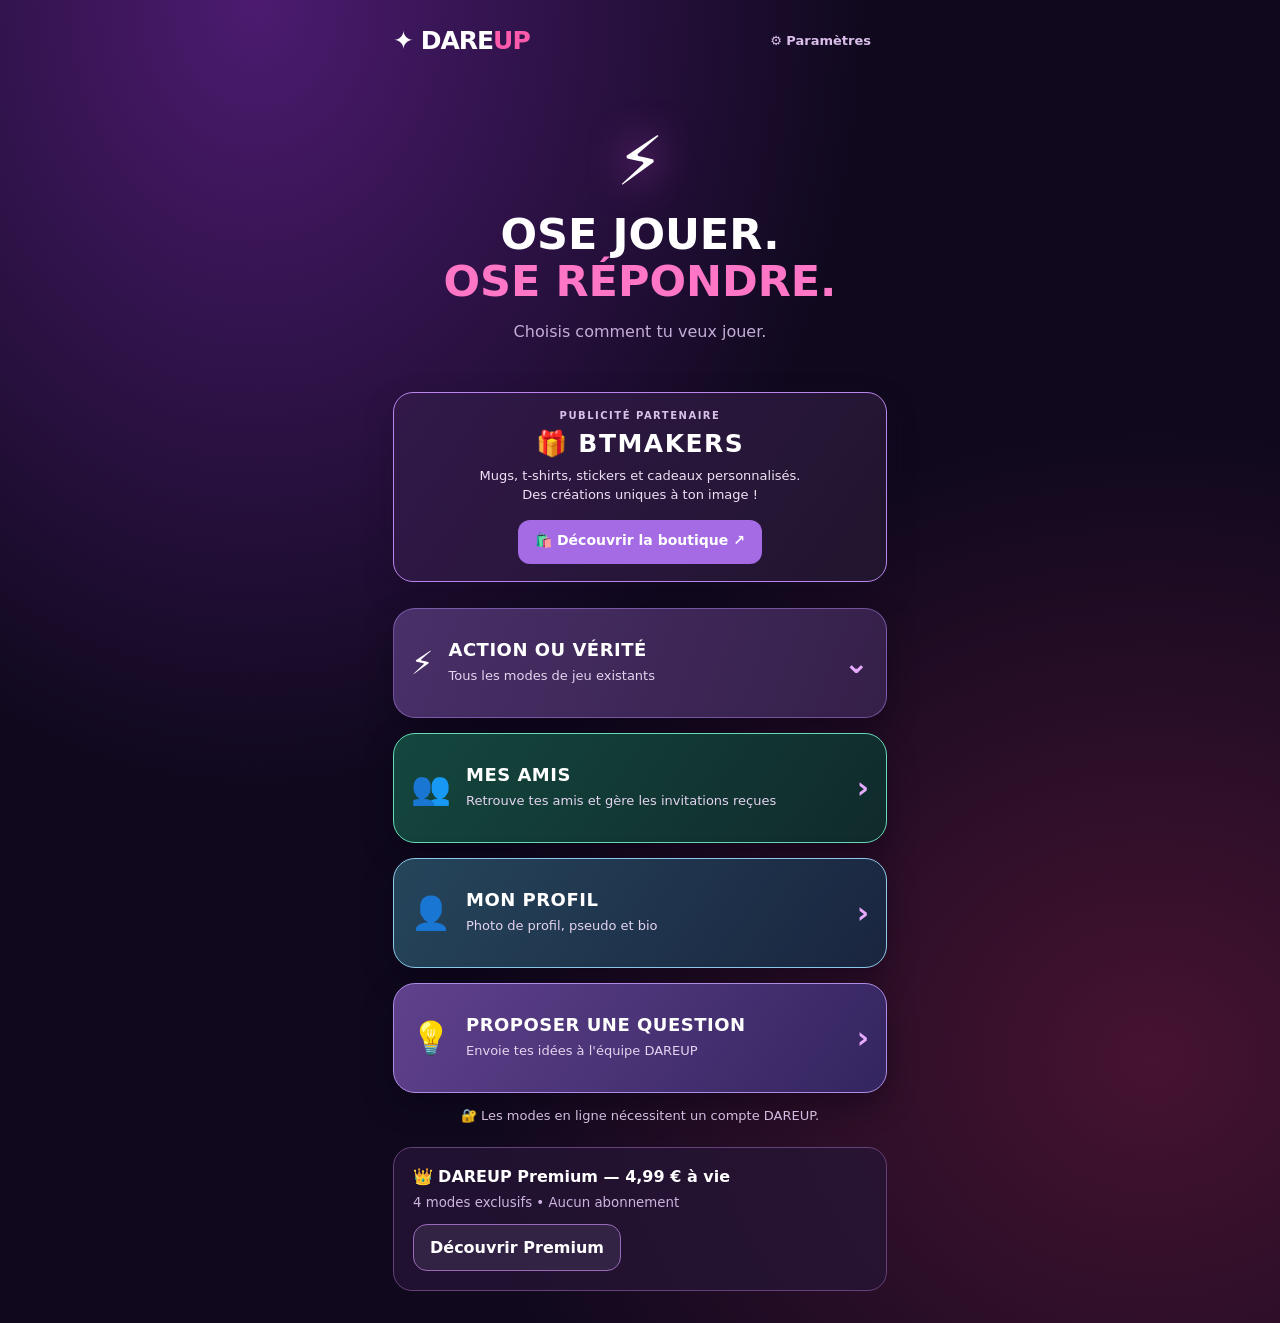
<file: index.html>
<!DOCTYPE html>

<html lang="fr"><head><meta charset="utf-8"/><meta content="width=device-width,initial-scale=1,viewport-fit=cover" name="viewport"/><meta content="#170b2b" name="theme-color"/><meta content="DAREUP, Action ou Vérité pour vos soirées" name="description"/><title>DAREUP — Action ou Vérité</title><style>:root{font-family:Inter,system-ui,-apple-system,Segoe UI,sans-serif;color:#fff;background:#10091e;font-synthesis:none}*{box-sizing:border-box}body{margin:0;min-height:100vh;background:radial-gradient(ellipse at 20% 0%,#4c1b70 0,transparent 42%),radial-gradient(ellipse at 90% 80%,#461331 0,transparent 42%),#10091e}.app{max-width:530px;margin:auto;min-height:100dvh;padding:20px 18px 32px}header,.row{display:flex;align-items:center;gap:10px}header{justify-content:space-between;margin-bottom:26px}.between{justify-content:space-between}.logo{font-weight:950;font-size:25px;letter-spacing:-1px}.logo span{color:#ff5bac}button{font:inherit;color:#fff;cursor:pointer;border:0;border-radius:14px;padding:13px 16px;font-weight:750;transition:transform .15s,filter .15s}button:active{transform:scale(.97)}button:focus-visible,input:focus-visible{outline:3px solid #f99bff;outline-offset:3px}.primary{background:linear-gradient(110deg,#8b42ff,#f13fa4);box-shadow:0 7px 25px #a343dc4d}.secondary{background:#7032b4}.outline{background:#322344;border:1px solid #9a6ab8}.subtle{background:transparent;color:#d8bee9;font-size:13px}.big,.full{width:100%;margin-top:14px}.big{padding:18px}.screen{display:none;animation:rise .25s ease}.screen.active{display:block}@keyframes rise{from{opacity:0;transform:translateY(9px)}to{opacity:1;transform:none}}h1{font-size:clamp(29px,8vw,43px);line-height:1.1;margin:10px 0}h2{font-size:26px;margin:0 0 12px}h3{font-size:17px}em{font-style:normal;color:#ff76c6}.hero{text-align:center;padding:35px 0 25px}.hero p,.muted,.note{color:#c4aed7}.orb{font-size:68px;filter:drop-shadow(0 0 20px #e753e9)}.note{text-align:center;font-size:13px;margin:15px}.premiumBanner,.panel{border:1px solid #664078;border-radius:19px;background:#261537b8;padding:19px;margin-top:24px}.premiumBanner small{display:block;color:#cdb4df;margin:9px 0}.premiumBanner button{margin-top:5px}.modeGrid{display:grid;grid-template-columns:1fr 1fr;gap:10px;margin:15px 0 25px}.mode{min-height:96px;text-align:left;background:#271b3c;border:2px solid transparent;display:flex;flex-direction:column;justify-content:center;gap:6px}.mode.selected{border-color:#d85df3;background:#432260}.mode small{color:#c6a9db}.mode.locked{opacity:.75}.chips{display:flex;flex-wrap:wrap;gap:9px;margin-bottom:15px}.chip{background:#3d2855;border-radius:30px;padding:8px 12px;font-size:14px}.chip button{padding:0 0 0 9px;color:#ffc0db;background:none}.row input[type=text],input#playerInput{width:100%;min-width:0;padding:15px;border-radius:12px;border:1px solid #6c4d80;background:#241632;color:#fff;font:inherit}.row #playerInput{flex:1}.options{display:flex;justify-content:space-around;margin:25px 0;color:#e6d4f1;font-size:14px}.options label{display:flex;align-items:center;gap:5px}.tag{border-radius:30px;background:#4b2369;padding:8px 13px;font-size:13px}.turn{text-align:center;padding:55px 0 26px}.eyebrow{letter-spacing:2px;font-size:12px;font-weight:800;color:#e7a4ff}.turn h1{color:#ff85d1;font-size:45px}.turn p{color:#d5bde4}.choices{display:grid;grid-template-columns:1fr 1fr;gap:12px}.choices button{padding:28px 5px;font-size:18px}.truth{background:linear-gradient(135deg,#672dd6,#ab4deb)}.dare{background:linear-gradient(135deg,#e63883,#f16d78)}.challenge{background:linear-gradient(145deg,#3e245b,#291b41);border:1px solid #8d54a6;border-radius:20px;padding:24px 18px;text-align:center}.challenge p{font-size:22px;font-weight:750;line-height:1.4;min-height:110px}.challenge .row button{flex:1}.hidden{display:none!important}.bottomActions{display:flex;justify-content:space-around;margin-top:30px}.bottomActions button{padding:10px 4px}.scoreRow{display:flex;justify-content:space-between;padding:18px;background:#2c1d40;border-radius:13px;margin:9px 0}#toast{position:fixed;bottom:18px;left:50%;transform:translateX(-50%);background:#60337f;padding:12px 20px;border-radius:14px;opacity:0;pointer-events:none;transition:opacity .2s;max-width:90%;text-align:center}#toast.show{opacity:1}@media(max-width:360px){.app{padding:15px 12px}.choices button{font-size:15px}.row .secondary{padding:12px 9px}}

.wheelOverlay{position:fixed;inset:0;z-index:30;background:#0b0617ed;display:grid;place-items:center;padding:20px}.wheelOverlay.hidden{display:none}.wheelPanel{width:min(100%,440px);text-align:center;background:#241238;border:1px solid #a452d8;border-radius:24px;padding:24px;box-shadow:0 0 50px #ae40c044}.wheelMarker{color:#ff70be;font-size:24px;margin-bottom:-8px;position:relative;z-index:2}.wheelDisc{margin:0 auto;width:230px;height:230px;border-radius:50%;border:8px solid #e89aff;background:conic-gradient(#9c3bea 0 25%,#ff4caa 25% 50%,#5e25b2 50% 75%,#f47bce 75%);display:grid;place-items:center;box-shadow:0 0 25px #c048ef80;transition:transform 3.2s cubic-bezier(.15,.72,.18,1)}.wheelDisc span{background:#170b2be8;border-radius:100px;padding:12px;font-weight:900;max-width:160px;overflow-wrap:anywhere}.wheelPanel p{min-height:26px}.wheelPanel .big{margin-top:10px}@media(prefers-reduced-motion:reduce){.wheelDisc{transition:none}}

/* DAREUP V3 : polish et roue intégrée */
.wheelArea{display:flex;align-items:center;flex-direction:column;gap:12px;margin:16px auto 8px}
.wheelDisc{width:154px;height:154px;border-radius:50%;padding:7px;background:conic-gradient(#e93db2 0 60deg,#7639d9 60deg 120deg,#f49add 120deg 180deg,#6323ad 180deg 240deg,#e93db2 240deg 300deg,#ae5ef0 300deg 360deg);box-shadow:0 0 0 5px #ffffff15,0 0 35px #c339df65;display:grid;place-items:center;position:relative;transition:transform 2.8s cubic-bezier(.12,.75,.16,1)}
.wheelDisc:after{content:'▼';position:absolute;top:-24px;color:#fff;font-size:25px;text-shadow:0 2px 6px #000}
.wheelNames{background:#1c1034;border:3px solid #ffffff55;border-radius:50%;width:92px;height:92px;display:grid;place-items:center;text-align:center;padding:8px;font-weight:800;overflow-wrap:anywhere;font-size:15px}
.wheelArea button{max-width:310px;width:100%}
.wheelDisc.spinning{filter:brightness(1.15)}
.challenge:not(.hidden){animation:cardpop .28s ease-out}
@keyframes cardpop{from{opacity:0;transform:translateY(12px) scale(.96)}to{opacity:1;transform:translateY(0) scale(1)}}
button:focus-visible{outline:3px solid #ffb5eb;outline-offset:3px}
@media(prefers-reduced-motion:reduce){.wheelDisc,.challenge:not(.hidden){transition:none;animation:none}}
#duoCard{font-size:clamp(24px,6vw,34px);font-weight:850;line-height:1.38;letter-spacing:.1px;text-align:center;padding:28px 18px!important;min-height:155px;display:flex;align-items:center;justify-content:center;overflow-wrap:anywhere;box-shadow:0 8px 28px #09031277;border:2px solid #b963ed!important}
#challengeText{font-size:clamp(26px,6.5vw,36px);font-weight:850;line-height:1.35;overflow-wrap:anywhere}
#duoWinner:not([hidden]){display:block;text-align:center;font-size:clamp(23px,6vw,33px);font-weight:900;line-height:1.35;padding:25px 12px;margin:12px 0;background:linear-gradient(135deg,#5a167d,#b22e89);border:2px solid #ffb7e5;border-radius:20px;box-shadow:0 0 25px #d83fff55}
.gameInviteBox{border:1px solid #b777e8;background:#301844;border-radius:17px;padding:14px;margin:14px 0}.gameInviteItem{background:#42225b;border-radius:12px;padding:12px;margin:10px 0}.gameInviteItem button{font-size:13px;padding:10px 12px}
</style><style> .onlineBanner{margin:24px auto 0;padding:18px;border:1px solid #ab4cff;border-radius:20px;background:linear-gradient(130deg,#3c125d,#211034);text-align:center;max-width:520px}.onlineBanner h2{margin:0 0 8px}.onlineBanner p{opacity:.9}.onlineBanner small{display:block;margin-top:12px;opacity:.75}.authTabs{display:flex;gap:10px;margin:18px 0}.authTabs button{flex:1}.authHint{font-size:.85rem;opacity:.7}.accountCard{padding:18px;background:#291339;border-radius:18px;margin:18px 0}.accountCard button{margin:8px 8px 8px 0}#onlineAccount label{display:block;margin:14px 0}#onlineAccount input{width:100%;box-sizing:border-box;padding:13px;margin-top:7px;border-radius:12px;border:1px solid #9857bb;background:#160c24;color:white;font-size:16px}#onlineStatus{min-height:30px}#onlineHomeBtn{margin-top:16px}</style><style id="v51-style">
#duoPanel{max-width:720px;margin:12px auto!important;background:#100f19;border:1px solid #43344f!important;border-radius:24px;padding:12px!important;box-shadow:0 12px 50px #0007}
#duoTurn{position:sticky;top:0;z-index:5;background:#251638;border:1px solid #6e4593;border-radius:16px;padding:13px;text-align:center;font-size:1.05rem!important}
#duoMessages{height:min(47vh,480px)!important;min-height:240px;background:linear-gradient(150deg,#181625,#25182e)!important;border-radius:18px!important}
#duoCard{font-size:clamp(24px,5.6vw,37px)!important;line-height:1.4!important;min-height:175px!important;border:2px solid #eb98ff!important;background:linear-gradient(140deg,#71219c,#34134f)!important}
#duoCardModal:not([hidden]){position:fixed;inset:0;background:#08040fdd;z-index:9999;display:flex;align-items:center;justify-content:center;padding:14px;backdrop-filter:blur(8px)}
#duoCardModal .modalBox{background:linear-gradient(150deg,#30123f,#161322);border:2px solid #a85cda;border-radius:24px;max-width:580px;width:100%;max-height:94vh;overflow-y:auto;padding:20px;box-shadow:0 20px 70px #000b;text-align:center}
#duoCardModal .modalActions{display:flex;flex-wrap:wrap;justify-content:center;gap:9px;margin-top:14px}
#duoCardModal .modalActions button{flex:1 1 130px}
#duoChatForm{position:sticky;bottom:0;background:#171323;padding:10px 3px;border-radius:14px;z-index:3}
#duoVoiceStatus{font-size:.85rem;min-height:20px;color:#f6c5ff}
#duoMiniCard{display:flex;justify-content:space-between;align-items:center;gap:12px;padding:13px;border:1px solid #9d5fbc;border-radius:14px;background:#371c4a;margin:10px 0}
#duoMiniCard button{flex-shrink:0}
#duoPhotoInbox>div{background:#382345;padding:10px;border-radius:12px}
</style><style id="v52-home-style">.homeModeGrid{display:grid;gap:15px;margin:26px 0 12px}.homeModeCard{width:100%;min-height:110px;display:flex;align-items:center;text-align:left;gap:15px;padding:19px 17px;border-radius:22px;border:1px solid #ad62e3;background:linear-gradient(125deg,#3b185b,#20102f);box-shadow:0 12px 30px #08031266}.homeModeCard:nth-child(2){border-color:#f36aaf;background:linear-gradient(125deg,#552044,#26102f)}.homeModeCard:nth-child(3){border-color:#9973ff;background:linear-gradient(125deg,#332064,#1e1337)}.homeModeCard:hover,.homeModeCard:focus-visible{filter:brightness(1.17);transform:translateY(-2px)}.homeModeIcon{font-size:32px;flex:none}.homeModeText{flex:1;min-width:0;display:grid;gap:7px}.homeModeText strong{font-size:18px;letter-spacing:.5px}.homeModeText small{font-size:13px;line-height:1.45;color:#e4d4ef;font-weight:500}.homeModeArrow{font-size:30px;color:#e6aaff}.homeModeHint{text-align:center;font-size:13px;color:#d2bde0;margin:15px 0 22px}#privateBox.homeTarget,#matchBox.homeTarget{outline:3px solid #ff9ee7;box-shadow:0 0 24px #e347a466;scroll-margin-top:18px}@media(max-width:370px){.homeModeCard{padding:15px 12px}.homeModeText strong{font-size:16px}}</style><style id="v53-chat-style">
#duoPanel{background:#10121d!important;border:1px solid #34364d!important;padding:12px!important;border-radius:22px!important;max-width:680px!important}
#duoTurn{position:relative!important;top:auto!important;background:#1e2236!important;border:0!important;font-weight:800;text-align:center!important;padding:12px!important}
#duoCard{display:none!important}#duoLegacyComplete,#duoReplyPanel{display:none!important}
#duoCardModal:not([hidden]){position:relative!important;inset:auto!important;display:block!important;background:transparent!important;backdrop-filter:none!important;padding:0!important;z-index:auto!important}
#duoCardModal .modalBox{background:linear-gradient(145deg,#422061,#1b2036)!important;border:1px solid #9b72cb!important;border-radius:23px!important;max-width:none!important;max-height:none!important;padding:20px 15px!important;box-shadow:0 10px 32px #0004!important}
#duoModalTurn{font-size:1.05rem!important;font-weight:900;color:#f2d5ff;text-transform:uppercase}
#duoModalCard{font-size:clamp(25px,6vw,37px)!important;line-height:1.3!important;font-weight:900!important;margin:17px 0!important;overflow-wrap:anywhere}
#duoAnswerState{font-size:.92rem;color:#dbd8ed;background:#151b2c;padding:10px;border-radius:12px}
#duoCardModal .modalActions{display:flex;gap:7px;margin-top:11px}#duoCardModal button{font-size:.88rem;padding:11px 9px}
#duoMessages{height:350px!important;background:#121925!important;border:0!important;border-radius:18px!important;padding:13px!important}
#duoChatForm{background:#1c2433;border-radius:24px;padding:7px;position:sticky;bottom:8px;z-index:2}
#duoChatText{border:0!important;background:transparent!important}
#duoScore{font-size:.84rem!important;text-align:center;background:#202339!important;margin:8px 0!important}
#duoMiniCard{margin:10px 0;padding:12px;background:#24203c;border-radius:15px;display:flex;gap:10px;align-items:center;justify-content:space-between}
#duoMiniCard[hidden],#duoCardModal[hidden],#duoModalDone[hidden],#duoModalSkip[hidden],#duoAnswerActions[hidden]{display:none!important}
.duoAnswerPhoto{max-width:100%;max-height:320px;object-fit:contain;border-radius:14px;margin:10px auto;display:block}
#duoResponseMedia:empty{display:none}
</style><style id="v54-chat-redesign">
body.duoChatOpen{overflow:hidden!important}
#duoPanel:not([hidden]){position:fixed!important;inset:0!important;z-index:10020!important;display:flex!important;flex-direction:column!important;width:100vw!important;max-width:none!important;height:100dvh!important;margin:0!important;padding:0!important;border:0!important;border-radius:0!important;background:#101720!important;box-shadow:none!important;overflow:hidden!important}
#duoChatTop{display:flex;align-items:center;gap:12px;flex:none;padding:12px 16px;background:#1b2934;border-bottom:1px solid #31404b;min-height:64px}
.duoAvatar{display:grid;place-items:center;width:42px;height:42px;border-radius:50%;background:#7d3dc1;font-size:23px}
.duoChatWho{display:flex;flex-direction:column;flex:1;min-width:0}.duoChatWho strong{font-size:17px;overflow:hidden;text-overflow:ellipsis;white-space:nowrap}.duoChatWho small{color:#a9c0c5;font-size:12px}
#duoMinimize{background:#31434d;border:0;color:#fff;border-radius:12px;font-size:23px;width:43px;height:39px;cursor:pointer}
#duoTurn{font-size:13px!important;padding:5px!important;margin:0!important;background:#17232e!important;border-radius:0!important}
#duoScore{margin:0!important;padding:6px!important;border-radius:0!important;background:#182b35!important;font-size:12px!important}
#duoCardModal:not([hidden]){display:block!important;flex:none!important;padding:7px 12px!important;background:#14202b!important}
#duoCardModal .modalBox{background:#233449!important;border:1px solid #8b64d8!important;border-radius:17px!important;padding:12px!important;box-shadow:0 5px 18px #0004!important;text-align:center!important}
#duoModalTurn{font-size:13px!important;color:#f3c8ff!important}#duoModalCard{font-size:clamp(22px,5vw,32px)!important;line-height:1.25!important;margin:9px 0!important}
#duoAnswerState{font-size:13px!important;padding:8px!important;background:#1b2a3b!important}
#duoCardModal .modalActions{margin-top:7px!important;gap:6px!important}#duoCardModal button{padding:8px 9px!important;font-size:13px!important;border-radius:11px!important}
#duoMiniCard:not([hidden]){flex:none;margin:5px 12px!important;padding:7px 10px!important;font-size:12px!important}
#duoPickRow{flex:none;justify-content:center!important;padding:10px!important;background:#172632!important}#duoPickRow button{flex:1;max-width:240px}
#duoChatDivider{display:none}#duoMessages{height:auto!important;min-height:0!important;flex:1 1 auto!important;overflow-y:auto!important;background:#0c1a23!important;border-radius:0!important;padding:16px 12px!important;margin:0!important}
.duoBubble{display:flex;flex-direction:column;gap:3px;width:fit-content;max-width:min(85%,440px);padding:9px 12px;margin:7px 0;border-radius:16px;overflow-wrap:anywhere;line-height:1.4;font-size:14px;white-space:pre-wrap}
.duoMine{margin-left:auto;background:#3d316c;border-bottom-right-radius:4px}.duoOther{background:#263c48;border-bottom-left-radius:4px}
.duoBubbleName{font-size:11px;color:#d8b8ff}.duoBubbleTime{font-size:10px;color:#c3c7d1;text-align:right}
#duoChatForm{flex:none;display:flex!important;gap:5px!important;margin:0!important;padding:10px!important;border-radius:0!important;background:#1c2b36!important;bottom:auto!important}
#duoChatText{flex:1!important;min-width:0!important;background:#30414b!important;border-radius:25px!important;padding:12px!important}
#duoChatForm button{padding:9px 12px!important;border-radius:50%!important;flex:none}
#duoChatReplyHint:not([hidden]){flex:none;background:#423055;padding:8px 12px;font-size:12px}
#duoPhotoStatus{font-size:12px!important;margin:0!important;padding:0 10px!important}

#duoChatBottom{display:flex;justify-content:space-between;gap:10px;padding:6px 12px;background:#1c2b36;flex:none}#duoChatBottom button{font-size:12px;padding:6px 10px}
#duoPanel>p.authHint,#duoPanel>h3,#duoPanel>#duoInfo,#duoPanel>#duoCard,#duoPanel>#duoLegacyComplete,#duoPanel>#duoReplyPanel{display:none!important}
#duoResponseMedia:not(:empty){max-height:120px;overflow:auto;flex:none;text-align:center;background:#162733}#duoResponseMedia img{max-height:110px}
#duoPanel.duoMinimized #duoCardModal,#duoPanel.duoMinimized #duoMiniCard{display:none!important}
@media(max-height:690px){#duoModalCard{font-size:20px!important}#duoCardModal .modalBox{padding:7px!important}#duoCardModal button{padding:6px!important}}
#duoPhotoViewer:not([hidden]){position:fixed!important;inset:0!important;z-index:11000!important;background:#070811f5!important;display:flex!important;flex-direction:column;align-items:center;justify-content:center;gap:15px;padding:20px!important;backdrop-filter:blur(10px)}
#duoPhotoViewer img{display:block;max-width:96vw;max-height:82dvh;width:auto;height:auto;object-fit:contain;border-radius:12px;box-shadow:0 10px 45px #000a}
#duoClosePhoto{align-self:flex-end;background:#59346f}
.duoChatImage{display:block;max-width:min(100%,280px);max-height:250px;object-fit:contain;border-radius:12px;cursor:zoom-in;margin:6px 0}
.duoPhotoBubble{min-width:150px}
</style><style id="v62-separate-styles">
#onlineAccount{--mode-accent:#b38cff;--mode-bg:#26143c}
#onlineAccount[data-section="private"]{--mode-accent:#ff82c3;--mode-bg:#451b39}
#onlineAccount[data-section="random"]{--mode-accent:#b899ff;--mode-bg:#2d205c}
#onlineAccount[data-section="friends"]{--mode-accent:#72e7be;--mode-bg:#173b37}
#onlineAccount[data-section="profile"]{--mode-accent:#86baff;--mode-bg:#182f50}
#onlineAccount .onlineModeHeading{padding:18px;border:1px solid var(--mode-accent);border-radius:20px;background:linear-gradient(130deg,var(--mode-bg),#160d23);margin-bottom:18px}
#onlineAccount .onlineModeHeading h2{margin:6px 0;color:#fff}
#onlineAccount .onlineModeHeading p{margin:5px 0;color:#e9ddec;font-size:14px}
#onlineAccount .onlineModeNav{display:flex;gap:7px;overflow-x:auto;padding:8px 0 15px}
#onlineAccount .onlineModeNav button{white-space:nowrap;flex:none;padding:9px 12px;border-radius:13px;border:1px solid #745a85;background:#261632;color:#fff;font-size:12px}
#onlineAccount .onlineModeNav button[aria-current="page"]{border-color:var(--mode-accent);background:var(--mode-bg)}
#onlineAccount[data-section="private"] #matchBox,#onlineAccount[data-section="private"] #friendsBox,#onlineAccount[data-section="random"] #privateBox,#onlineAccount[data-section="random"] #friendsBox,#onlineAccount[data-section="friends"] #privateBox,#onlineAccount[data-section="friends"] #matchBox,#onlineAccount[data-section="profile"] #privateBox,#onlineAccount[data-section="profile"] #matchBox,#onlineAccount[data-section="profile"] #friendsBox{display:none!important}
#onlineAccount[data-section="private"] #accountPanel>.accountCard> :not(#privateBox):not(#friendsBox):not(#matchBox),#onlineAccount[data-section="random"] #accountPanel>.accountCard> :not(#privateBox):not(#friendsBox):not(#matchBox),#onlineAccount[data-section="friends"] #accountPanel>.accountCard> :not(#privateBox):not(#friendsBox):not(#matchBox){display:none!important}
#onlineAccount[data-section="private"] #privateBox,#onlineAccount[data-section="random"] #matchBox,#onlineAccount[data-section="friends"] #friendsBox{display:block!important;border:1px solid var(--mode-accent);background:linear-gradient(135deg,var(--mode-bg),#1c1229);border-radius:18px;padding:15px}
#onlineAccount[data-section="random"] #matchBox .primary,#onlineAccount[data-section="private"] #privateBox .primary{background:var(--mode-accent);color:#190e24}
#home .homeModeCard:first-child{background:linear-gradient(125deg,#183d69,#111f3e);border-color:#73b5ff}

#home #homeFriends{background:linear-gradient(125deg,#14473e,#102a2b);border-color:#65dbb6}
#home #homeFriends .homeModeIcon{color:#86f0cf}
</style>
<style id="v69-whatsapp-light">
/* DAREUP V6.9 : chat commun aux salons privés et aléatoires */
body.duoChatOpen{background:#f9f3f6!important}
#duoPanel:not([hidden]){background:#f9f3f6!important;color:#33253c!important;font-family:system-ui,-apple-system,"Segoe UI",sans-serif!important}
#duoChatTop{background:linear-gradient(110deg,#f7e7fc,#fdf6fb)!important;border-bottom:1px solid #eadbea!important;box-shadow:0 2px 10px #5c296b12!important;padding:12px 14px!important;min-height:70px!important}
.duoAvatar{background:#e5c7f8!important;color:#6c269a!important;border:2px solid #fff!important;box-shadow:0 2px 7px #a065b633!important}
.duoChatWho strong{color:#281b32!important;font-size:17px!important}
.duoChatWho small{color:#795e85!important}
#friendAddPartner{background:#eee1fa!important;border:0!important;color:#642995!important;border-radius:22px!important;font-weight:700!important}
#duoMinimize{background:#fff!important;color:#70339c!important;border:1px solid #ead8f3!important;border-radius:50%!important}
#duoScore{order:0!important;background:#fff9ff!important;color:#6b3489!important;padding:11px 15px!important;font-size:13px!important;border-bottom:1px solid #f0e3f2!important;text-align:center!important;letter-spacing:.2px}
#duoTurn{background:#f7eafa!important;color:#724b83!important;font-size:12px!important;text-align:center!important;padding:8px 10px!important}
#duoMessages{background-color:#fbf5f6!important;background-image:radial-gradient(circle at 15% 25%,#dfc5e52c 0 3px,transparent 4px),radial-gradient(circle at 80% 60%,#e2cce02c 0 4px,transparent 5px),linear-gradient(125deg,#fff9fa,#f8f0f3)!important;background-size:90px 90px,140px 140px,100% 100%!important;padding:20px 13px!important}
.duoBubble{font-size:15px!important;color:#2d2730!important;box-shadow:0 2px 9px #6b456416!important;line-height:1.5!important;border-radius:19px!important;padding:10px 13px!important;gap:5px!important;max-width:min(85%,440px)!important}
.duoMine{background:#dff8d9!important;border-bottom-right-radius:5px!important}
.duoOther{background:#fff!important;border-bottom-left-radius:5px!important}
.duoBubbleName{font-size:11px!important;color:#82539c!important}
.duoBubbleTime{color:#7f7882!important;font-size:10px!important}
.duoChatImage{border-radius:14px!important}
#duoPickRow{background:#fbf4fb!important;padding:9px 12px!important;border-top:1px solid #eee1ef!important}
#duoPickRow button{border-radius:20px!important}
#duoCardModal:not([hidden]){background:#f9effb!important;border-top:1px solid #e9d9f0!important;padding:8px 12px!important}
#duoCardModal .modalBox{background:linear-gradient(145deg,#fff,#f6e7ff)!important;color:#35233d!important;border:1px solid #d9b9ef!important;box-shadow:0 4px 18px #6334781c!important;border-radius:20px!important}
#duoModalTurn{color:#7938aa!important}
#duoModalCard{color:#34213e!important}
#duoAnswerState{background:#f3e9fa!important;color:#69467a!important;border-radius:12px!important}
#duoChatForm{background:#fff8fc!important;border-top:1px solid #f0e4ef!important;padding:9px 10px calc(9px + env(safe-area-inset-bottom,0px))!important;align-items:center!important}
#duoChatText{background:#fff!important;color:#30293a!important;border:1px solid #eadce9!important;border-radius:30px!important;min-height:43px!important;font-size:15px!important;box-shadow:0 2px 10px #5d2e6310!important}
#duoChatText::placeholder{color:#8c8290!important}
#duoChatForm button{background:#f0e2f8!important;color:#6f299d!important;border:0!important;min-height:42px!important;min-width:42px!important;box-shadow:none!important}
#duoChatForm button[type="submit"]{background:linear-gradient(140deg,#a743d4,#6d219e)!important;color:#fff!important}
#duoChatBottom{background:#fff8fc!important;border-top:1px solid #f0e4ef!important;gap:7px!important;flex-wrap:wrap!important}
#duoChatBottom button{background:#f1e7f8!important;color:#6c388c!important;border:0!important;border-radius:16px!important}

#duoPhotoStatus{background:#fff8fc!important;color:#6c5876!important}
#duoChatReplyHint:not([hidden]){background:#f2e7fa!important;color:#633486!important}
#duoResponseMedia:not(:empty){background:#fff8fc!important}
#duoReplay:not([hidden]){background:#fff!important;color:#35253e!important;border-radius:16px!important}
#duoWinner:not([hidden]){background:#f5e7fa!important;color:#5e247c!important}
#duoPanel button:focus-visible{outline:3px solid #b865e0!important;outline-offset:2px}
@media(max-width:380px){#duoChatTop{gap:7px!important;padding:9px!important}#friendAddPartner{font-size:11px!important;padding:7px!important}.duoBubble{font-size:14px!important}}
</style>
<style id="v70-admin-style">.adminV7{max-width:570px;margin:auto;color:#30243d;background:#fbf7fc;border-radius:24px;padding:18px}.adminV7 h2,.adminV7 h3{color:#422357}.adminV7 p{color:#6c5576}.adminV7 label{display:block;font-weight:700;margin:14px 0 6px}.adminV7 select,.adminV7 textarea{display:block;width:100%;font:inherit;background:#fff;color:#31263c;border:1px solid #d8c3e4;border-radius:13px;padding:13px;margin-top:6px}.adminV7 .adminItem{background:white;border:1px solid #e7d8ec;border-radius:15px;padding:13px;margin:10px 0;overflow-wrap:anywhere}.adminV7 .adminItem p{color:#34283a}.adminV7 .adminItem button{padding:8px 10px;margin:4px;background:#e8d6f1;color:#592778}.adminV7 .adminItem button.danger{background:#fae0e3;color:#9b2648}.adminV7 .adminItem small{color:#7d6786}.adminV7 .note{font-size:12px}</style><style id="v73-admin-home">#homeAdmin{background:linear-gradient(120deg,#573076,#291a47);border-color:#a77cdb}#homeAdmin[hidden]{display:none!important}</style><style id="v72-profile-css">#homeProfile{background:linear-gradient(125deg,#25455b,#1a253f);border-color:#8dc9e8}.profileV72Card{max-width:530px;margin:0 auto;padding:20px;border-radius:24px;background:#faf5fc;color:#33253b;box-shadow:0 15px 40px #10051b45}.profileV72Card h2{color:#4d2865;font-size:23px}.profileV72Card .outline{background:#eee1f6;color:#612d85;border:1px solid #d7bfe7}.profileV72Head{display:flex;flex-direction:column;align-items:center;gap:7px;padding:22px 0 14px}.profileV72Avatar{width:112px;height:112px;display:grid;place-items:center;overflow:hidden;border-radius:50%;background:#e9d5f5;border:4px solid white;font-size:44px;box-shadow:0 5px 20px #5a347a22}.profileV72Avatar img{width:100%;height:100%;object-fit:cover}.profileV72Head strong{font-size:20px}.profileV72Head small,.profileV72Card small,.profileV72Hint{color:#77647e}.profileV72Card label{display:block;margin:15px 0 6px;font-weight:750}.profileV72Card input[type=text],.profileV72Card textarea,.profileV72Card input[type=file]{display:block;width:100%;border-radius:14px;padding:13px;border:1px solid #d8c5e1;background:white;color:#382944;font:inherit}.profileV72Card input[type=file]{font-size:13px}.profileV72Card #profileV72Count{text-align:right;font-size:12px;color:#8a7891;margin-top:4px}.profileV72Card #profileV72Feedback{min-height:20px;color:#633c83}.profileV72Hint{font-size:12px}</style><style id="v74-style">#homeSuggest{background:linear-gradient(125deg,#60418c,#33255f);border-color:#ae8ce6}.suggestV74{max-width:570px;margin:auto;padding:20px;border-radius:22px;background:#fbf7fc;color:#33243e}.suggestV74 h2,.suggestV74 h3{color:#513268}.suggestV74 label{display:block;margin:16px 0;font-weight:700}.suggestV74 select,.suggestV74 textarea{display:block;width:100%;padding:13px;margin-top:6px;background:white;color:#33243e;border:1px solid #dac6e4;border-radius:13px;font:inherit}.suggestV74 p,.suggestV74 small{color:#75617c}.suggestV74 .outline{color:#5d3983;background:#f0e5f5}.suggestItem{background:white;border:1px solid #e8d9ed;border-radius:14px;padding:12px;margin:9px 0;color:#382b41;overflow-wrap:anywhere}.suggestItem small{color:#796887}.suggestItem p{margin:9px 0}.suggestItem button{margin:4px 6px 4px 0;padding:8px 11px;background:#e6d5f0;color:#51266f}.suggestItem button.danger{background:#ffe0e4;color:#9b2b44}.suggestItem select,.suggestItem textarea{width:100%;padding:10px;border-radius:10px;margin:8px 0;background:#fff;color:#34243b;border:1px solid #d9c7e2;font:inherit}</style>
<style id="v77-duo-design">
/* DAREUP V7.7 — Interface Duo : priorité à la question, ergonomie mobile */
body.duoChatOpen{background:#190b2b!important}
#duoPanel:not([hidden]){background:linear-gradient(165deg,#1a092d 0%,#32134e 55%,#4a2166 100%)!important;color:#fff!important}
#duoChatTop{background:linear-gradient(105deg,#2a103f,#401854)!important;border-bottom:1px solid #77418d!important;padding:9px 12px!important;min-height:58px!important;gap:9px!important}
.duoAvatar{width:38px!important;height:38px!important;background:linear-gradient(135deg,#f574d5,#8936dc)!important;color:#fff!important}
.duoChatWho strong{font-size:16px!important;color:#fff!important}
.duoChatWho small{color:#e6cbea!important;font-size:11px!important}
#friendAddPartner{background:#6d348c!important;color:#fff!important;padding:8px 9px!important;font-size:11px!important}
#duoMinimize{background:#512a6a!important;color:#fff!important;border:1px solid #8653a2!important;width:38px!important;height:38px!important}
#duoTurn{order:0!important;background:transparent!important;color:#f7c9ff!important;font-weight:850!important;font-size:12px!important;padding:7px 10px 3px!important}
#duoScore{order:1!important;display:grid!important;grid-template-columns:1fr .95fr 1fr;gap:4px!important;margin:0 9px 6px!important;padding:9px 6px!important;background:#401959!important;border:1px solid #7c3d9d!important;border-radius:15px!important;color:#fff!important;flex:none!important}
.v77-score-cell{display:flex;align-items:center;justify-content:center;gap:6px;min-width:0}
.v77-score-cell+.v77-score-cell{border-left:1px solid #8552a0}
.v77-score-avatar{display:grid;place-items:center;width:28px;height:28px;flex:none;background:#6a3291;border-radius:50%;font-size:17px;overflow:hidden}
.v77-score-avatar img{width:100%;height:100%;object-fit:cover}
.v77-score-detail{display:flex;flex-direction:column;gap:2px;min-width:0}
.v77-score-detail small{font-size:10px;color:#e8cde9;white-space:nowrap}
.v77-score-detail strong{font-size:14px;white-space:nowrap;color:#fff}
.v77-score-goal .v77-score-avatar{background:transparent;font-size:19px}
#duoPickRow{order:2!important;flex:none!important;display:flex!important;flex-wrap:nowrap!important;gap:8px!important;padding:5px 11px 9px!important;background:transparent!important}
#duoPickRow button{min-width:0;flex:1!important;max-width:none!important;padding:11px 5px!important;border-radius:24px!important;font-size:16px!important;font-weight:800!important;box-shadow:0 4px 16px #10041d5c!important}
#duoTruth{background:linear-gradient(115deg,#f7d6ff,#e56ade)!important;color:#441660!important;border:1px solid #f5c5f6!important}
#duoDare{background:linear-gradient(120deg,#8d37d0,#6725a5)!important;color:white!important;border:1px solid #a65be0!important}
#duoPickRow button:disabled{opacity:.5!important;box-shadow:none!important}
#duoCardModal:not([hidden]){order:3!important;background:transparent!important;border:0!important;padding:0 10px 7px!important;flex:none!important;max-height:min(59dvh,560px)!important;overflow-y:auto!important;scrollbar-width:thin}
#duoCardModal .modalBox{padding:11px!important;background:linear-gradient(155deg,#542073,#32114f 75%,#63287c)!important;border:1.5px solid #d66bf5!important;border-radius:23px!important;box-shadow:0 6px 22px #17061d99!important;color:#fff!important}
#duoModalTurn{color:#e8bbf7!important;font-size:12px!important;margin-bottom:5px!important;font-weight:750!important}
#duoModalCard{background:linear-gradient(150deg,#8b32c2,#4b1677 80%)!important;border:1px solid #e08cf7!important;border-radius:18px!important;box-shadow:inset 0 1px 14px #df80f244,0 5px 16px #1a03285c!important;color:#fff!important;font-size:clamp(22px,5.5vw,31px)!important;line-height:1.22!important;font-weight:900!important;padding:19px 12px!important;min-height:105px!important;margin:6px 0 8px!important;white-space:pre-line!important;overflow-wrap:anywhere}
#duoAnswerState{background:#62327e!important;color:#f5e7ff!important;padding:8px!important;font-size:12px!important;border-radius:12px!important}
#duoCardModal .modalActions{display:flex!important;gap:7px!important;flex-wrap:nowrap!important;margin-top:8px!important}
#duoAnswerActions button{flex:1!important;min-width:0!important;min-height:51px!important;background:#5c2a86!important;color:white!important;border:1px solid #9655b6!important;font-weight:750!important;padding:8px 3px!important;font-size:13px!important;border-radius:14px!important}

#duoModalSkip,#duoHideCard{background:transparent!important;border:1px solid #aa6cbe!important;color:#f7e7ff!important;font-weight:700!important;border-radius:13px!important;padding:9px!important;font-size:12px!important}
#duoModalDone:not([hidden]){background:linear-gradient(135deg,#f27bd0,#9d37d1)!important;color:white!important;border:0!important}
#duoCardModal .modalBox>p.authHint{color:#ddc2e8!important;font-size:11px!important;margin:8px 0 0!important}
#duoMessages{order:5!important;background:linear-gradient(150deg,#241037,#34184c)!important;background-image:none!important;min-height:40px!important;padding:9px 12px!important}
.duoMine{background:#d8f7df!important;color:#292332!important}
.duoOther{background:#fff!important;color:#292332!important}
#duoChatForm{order:7!important;background:#2c1243!important;border-top:1px solid #693785!important;padding:8px 10px calc(8px + env(safe-area-inset-bottom,0px))!important}
#duoChatText{background:#fff!important;color:#352340!important;min-height:43px!important}
#duoChatForm button{background:#69328e!important;color:#fff!important}
#duoChatForm button[type=submit]{background:linear-gradient(135deg,#f453c6,#a52ac0)!important}
#duoChatBottom{order:9!important;background:#2c1243!important;border-top:1px solid #4f286b!important}
#duoChatBottom button{background:#562974!important;color:#fff!important}
#duoPhotoStatus,#duoVoiceList,#duoResponseMedia,#duoReviewBar,#duoChatReplyHint{order:6!important}
#duoMiniCard:not([hidden]){order:4!important}
#duoWinner:not([hidden]),#duoReplay:not([hidden]){order:4!important}
#duoPanel>p.authHint{display:none!important}
@media(max-height:760px){
 #duoCardModal:not([hidden]){max-height:50dvh!important}
 #duoModalCard{min-height:85px!important;padding:13px 10px!important;font-size:clamp(20px,5vw,27px)!important}
 #duoCardModal .modalBox{padding:9px!important}
 #duoAnswerActions button{min-height:43px!important}
 #duoScore{padding:6px 5px!important}
}
@media(max-width:355px){.v77-score-avatar{display:none}#duoModalCard{font-size:21px!important}#duoAnswerActions button{font-size:11px!important}}
</style>
<style id="v78-conversation">
/* V7.8 : question et validation dans le flux de conversation */
#duoPanel:not([hidden]){background:#251037!important}
#duoPickRow{order:2!important}
#duoScore{order:1!important}
#duoTurn{order:0!important}
#duoMessages{order:4!important;flex:1 1 auto!important;min-height:0!important;overflow-y:auto!important;display:flex!important;flex-direction:column!important;gap:10px!important;padding:15px 12px 20px!important;background:linear-gradient(145deg,#22102f,#351748)!important;scroll-behavior:smooth}
#duoCardModal:not([hidden]){order:initial!important;position:static!important;inset:auto!important;display:block!important;flex:none!important;overflow:visible!important;max-height:none!important;padding:0!important;margin:8px 0!important;background:none!important;border:0!important;z-index:auto!important;width:100%!important}
#duoCardModal .modalBox{max-width:100%!important;max-height:none!important;overflow:visible!important;background:linear-gradient(155deg,#69288f,#3f1761)!important;border:1px solid #d87af2!important;border-radius:20px!important;padding:15px 12px!important}
#duoModalCard{font-size:clamp(23px,5.4vw,32px)!important;line-height:1.24!important;padding:18px 12px!important;min-height:110px!important;background:linear-gradient(145deg,#9d36cf,#5c1c8b)!important;border-radius:17px!important}
#duoAnswerActions{display:none!important}
#duoHideCard{display:none!important}
#duoModalSkip{width:100%!important;flex:auto!important}
#duoModalDone{width:100%!important;flex:auto!important}
#duoReviewBar{display:none!important}
#duoChatReplyHint{display:none!important}
#duoChatForm{order:7!important}
#v78Discuss{order:6!important;flex:none!important;margin:3px 12px 5px auto!important;background:#60318a!important;border:1px solid #9d61bd!important;border-radius:22px!important;color:white!important;font-size:12px!important;padding:7px 13px!important;min-height:34px!important}
#v78Discuss[hidden]{display:none!important}
#duoChatBottom{order:9!important}
#duoMessages .duoBubble{flex:none!important;max-width:86%!important;overflow-wrap:anywhere}
#duoMessages .duoMine{align-self:flex-end!important}
#duoMessages .duoOther{align-self:flex-start!important}
#duoPhotoStatus{order:8!important}
#duoResponseMedia{order:5!important}
#duoModalDone:not([hidden]){background:#278267!important;border:0!important;color:white!important;font-weight:800!important}
#duoAnswerState{font-size:12px!important}
@media(max-width:480px){#duoChatTop{padding:7px 10px!important}#duoScore{margin-bottom:3px!important}#duoPickRow{padding:4px 10px 7px!important}#duoModalCard{font-size:24px!important}}
</style>
<style id="v79-compact-chat">
/* V7.9 : une carte = un message compact dans le fil, pas un panneau de jeu */
#duoMessages{gap:9px!important;padding:12px 12px 22px!important;align-items:stretch!important}
#duoCardModal:not([hidden]){align-self:stretch!important;margin:4px 0 8px!important;width:100%!important;padding:0!important}
#duoCardModal .modalBox{background:linear-gradient(140deg,#50216e,#69298d)!important;border:1px solid #b966df!important;border-radius:17px!important;padding:11px 12px!important;box-shadow:none!important;text-align:left!important}
#duoModalTurn{font-size:12px!important;font-weight:750!important;color:#ead0ff!important;text-align:left!important;margin:0 0 7px!important;padding:0!important;min-height:0!important}
#duoModalCard{font-size:18px!important;font-weight:750!important;line-height:1.3!important;min-height:0!important;padding:8px 0!important;margin:0!important;background:transparent!important;border:0!important;border-radius:0!important;box-shadow:none!important;text-align:left!important;white-space:pre-line!important}
#duoAnswerState{font-size:12px!important;line-height:1.4!important;color:#f1d8ff!important;padding:5px 0!important;margin:0!important;background:none!important;border:0!important;min-height:0!important}
#duoCardModal .modalActions{margin:7px 0 0!important;gap:7px!important;display:flex!important}
#duoAnswerActions{display:none!important}
#duoModalSkip:not([hidden]){width:auto!important;flex:0 1 auto!important;padding:7px 10px!important;font-size:12px!important;min-height:32px!important}
#duoModalDone:not([hidden]){width:100%!important;padding:10px!important;background:#35a477!important;color:white!important;font-size:14px!important}
#duoCardModal .modalBox>p.authHint{display:none!important}
#duoReviewBar{display:none!important}
#duoResponseMedia{display:none!important}
#duoChatForm{position:relative!important;bottom:auto!important}
@media(max-width:500px){#duoModalCard{font-size:17px!important}#duoCardModal .modalBox{padding:10px 11px!important}}
</style>
<style id="v712-fix">#duoRetrySubmit:not([hidden]){display:block!important;cursor:pointer}#duoModalDone:not([hidden]){display:block!important}#duoAnswerState{white-space:normal!important}</style><style id="v713-turn-fix">#duoCardModal:not([hidden]){display:block!important;visibility:visible!important}#duoModalDone:not([hidden]){display:block!important;visibility:visible!important;opacity:1!important;pointer-events:auto!important}#duoRetrySubmit:not([hidden]){display:block!important}#duoAnswerState{min-height:18px!important}#duoInfo:not(:empty){display:block!important;color:#ffe39b!important;padding:5px 10px!important;font-size:12px!important}#duoReopenCard:not([hidden]){display:inline-flex!important}</style><style id="v714-review-fix">
/* V7.14: review actions belong to the scrollable chat, never to a hidden sibling. */
#duoMessages #duoReviewBar:not([hidden]) {
 display:flex!important;flex-direction:column!important;gap:8px!important;
 position:relative!important;order:initial!important;visibility:visible!important;
 background:#402052!important;color:#fff!important;border:1px solid #bc80e6!important;
 border-radius:15px!important;padding:12px!important;margin:5px 0 12px!important;
 flex:none!important;opacity:1!important;pointer-events:auto!important;
}
#duoMessages #duoReviewBar[hidden]{display:none!important}
#duoReviewConfirm:not([disabled]){display:block!important;background:#258564!important;color:#fff!important;
 border:0!important;border-radius:11px!important;padding:13px!important;font-weight:800!important;cursor:pointer!important}
#duoReviewConfirm[disabled]{opacity:.6!important}
#duoMessages #duoCardModal:not([hidden]){flex:none!important}
</style><style id="v715-pending-response">#duoMessages #duoReviewBar:not([hidden]){display:flex!important;flex-direction:column!important;gap:8px!important;visibility:visible!important;position:relative!important;min-height:85px!important;flex-shrink:0!important}#duoMessages #duoReviewBar[hidden]{display:none!important}#duoMessages #duoReviewConfirm:not([disabled]){display:block!important;visibility:visible!important;opacity:1!important;pointer-events:auto!important}</style><style id="v716-duo-stability">
#duoMessages #duoCardModal:not([hidden]){display:block!important;visibility:visible!important;opacity:1!important;position:relative!important;flex-shrink:0!important}
#duoMessages #duoReviewBar:not([hidden]){display:flex!important;visibility:visible!important;opacity:1!important;position:relative!important;flex-shrink:0!important}
#duoMessages #duoReviewConfirm:not([disabled]){display:block!important;visibility:visible!important}
</style><style id="v717-review-correction">
#duoMessages #duoReviewBar:not([hidden]){display:flex!important;flex-direction:column!important;visibility:visible!important;opacity:1!important;pointer-events:auto!important}
#duoMessages #duoReviewBar:not([hidden]) #duoReviewConfirm:not([disabled]){display:block!important;visibility:visible!important;pointer-events:auto!important}
#duoMessages #duoCardModal:not([hidden]){display:block!important}
</style><style id="v719-pinned-duo-card">
/* Stable, non-scrolling active card and reviewer controls. */
#duoActiveCardDock{order:3!important;display:flex!important;flex-direction:column!important;flex:none!important;min-height:0!important;max-height:46dvh!important;overflow-y:auto!important;padding:0 10px!important;gap:5px!important;scrollbar-width:thin}
#duoActiveCardDock:empty{display:none!important}
#duoActiveCardDock #duoCardModal:not([hidden]){display:block!important;position:relative!important;inset:auto!important;width:100%!important;max-height:none!important;overflow:visible!important;margin:0!important;padding:0!important;visibility:visible!important;opacity:1!important}
#duoActiveCardDock #duoCardModal[hidden],#duoActiveCardDock #duoReviewBar[hidden]{display:none!important}
#duoActiveCardDock #duoReviewBar:not([hidden]){display:flex!important;flex-direction:column!important;flex:none!important;position:relative!important;visibility:visible!important;opacity:1!important;pointer-events:auto!important;background:#432257!important;color:#fff!important;border:1px solid #d49af2!important;border-radius:13px!important;padding:10px!important;margin:0 0 5px!important;gap:7px!important}
#duoActiveCardDock #duoReviewConfirm:not([disabled]){display:block!important;visibility:visible!important;opacity:1!important;pointer-events:auto!important;background:#23875f!important;color:white!important}
#duoActiveCardDock #duoModalDone:not([hidden]){display:block!important;visibility:visible!important}
#duoMessages{order:4!important;flex:1 1 auto!important;min-height:90px!important;overflow-y:auto!important}
@media(max-height:650px){#duoActiveCardDock{max-height:38dvh!important}}
</style><style id="dareup-v8-snap-simple">
/* DAREUP V8: simple camera-first chat; no changes to gameplay / Supabase */
body.duoChatOpen{background:#f5f5f7!important;color:#18181b!important}
#duoPanel:not([hidden]){background:#f5f5f7!important;color:#171717!important;position:fixed!important;inset:0!important;width:100vw!important;height:100dvh!important;max-height:100dvh!important;margin:0!important;padding:0!important;z-index:9900!important;display:flex!important;flex-direction:column!important;overflow:hidden!important;font-family:system-ui,-apple-system,sans-serif!important}
#duoChatTop{order:0!important;flex:none!important;min-height:60px!important;padding:8px 14px!important;background:#fff!important;border-bottom:1px solid #e8e8ec!important;box-shadow:none!important;gap:10px!important}
#duoChatTop .duoAvatar{background:#fffc00!important;color:#111!important;border-radius:50%!important;width:40px!important;height:40px!important;display:grid!important;place-items:center!important;font-size:23px!important}
#duoChatPartner{font-size:16px!important;font-weight:800!important;color:#171717!important}
.duoChatWho small{color:#73737c!important;font-size:11px!important}
#friendAddPartner{background:#f1f1f4!important;color:#171717!important;border:0!important;border-radius:999px!important;font-size:11px!important;padding:8px!important}
#duoMinimize{background:#f1f1f4!important;color:#111!important;border:0!important;border-radius:50%!important;min-width:35px!important;min-height:35px!important}
#duoTurn{order:1!important;flex:none!important;margin:0!important;padding:5px 12px!important;text-align:center!important;background:#fff!important;color:#444!important;font-size:12px!important;border:0!important}
#duoScore{order:2!important;flex:none!important;margin:0!important;padding:9px 12px!important;border-radius:0!important;background:#fff!important;color:#111!important;border-bottom:1px solid #eee!important;text-align:center!important;font-size:13px!important;font-weight:800!important;box-shadow:none!important}
#duoPickRow{order:3!important;flex:none!important;padding:8px 12px!important;gap:8px!important;background:#fff!important;margin:0!important}
#duoPickRow button{flex:1!important;border-radius:999px!important;background:#f3f3f5!important;color:#111!important;border:1px solid #e4e4e7!important;padding:9px!important;font-size:13px!important;font-weight:750!important;box-shadow:none!important}
#duoActiveCardDock{order:4!important;flex:none!important;max-height:39dvh!important;overflow-y:auto!important;padding:7px 12px!important;background:#f5f5f7!important;gap:5px!important;scrollbar-width:thin}
#duoActiveCardDock #duoCardModal:not([hidden]){background:transparent!important;border:0!important;padding:0!important;margin:0!important;box-shadow:none!important}
#duoActiveCardDock #duoCardModal .modalBox{background:#fff!important;color:#18181b!important;border:1px solid #e5e5ea!important;border-radius:17px!important;box-shadow:0 3px 12px #0000000b!important;padding:12px 14px!important;text-align:left!important}
#duoModalTurn{color:#767680!important;font-size:11px!important;font-weight:800!important;letter-spacing:.03em!important}
#duoModalCard{color:#111!important;font-size:18px!important;line-height:1.32!important;font-weight:800!important;margin:6px 0!important}
#duoAnswerState{color:#5b5b63!important;font-size:12px!important;line-height:1.35!important;margin:6px 0!important}
#duoCardModal .modalActions{gap:7px!important;margin-top:9px!important}
#duoCardModal .modalActions button,#duoModalSkip,#duoHideCard,#duoRetrySubmit{border-radius:12px!important;padding:9px 10px!important;font-size:12px!important;box-shadow:none!important}
#duoModalText{background:#f2f2f5!important;color:#111!important;border:0!important}
#duoModalPhoto{background:#fffc00!important;color:#111!important;border:0!important}
#duoModalDone,#duoReviewConfirm{background:#fffc00!important;color:#111!important;border:0!important;border-radius:12px!important;font-weight:850!important}
#duoModalSkip,#duoHideCard{background:transparent!important;color:#6b6b73!important;border:1px solid #e7e7ed!important}
#duoActiveCardDock #duoReviewBar:not([hidden]){display:flex!important;flex-direction:column!important;background:#fff!important;color:#111!important;border:1px solid #e5e5ea!important;border-radius:16px!important;padding:10px!important;margin:0!important;gap:6px!important}
#duoReviewCaption{color:#555!important}
#duoActiveCardDock #duoReviewConfirm:not([disabled]){background:#fffc00!important;color:#111!important}
#duoMessages{order:5!important;flex:1 1 auto!important;min-height:90px!important;height:auto!important;overflow-y:auto!important;background:#f5f5f7!important;background-image:none!important;border:0!important;border-radius:0!important;padding:12px!important;margin:0!important}
#duoMessages .duoBubble{max-width:82%!important;border-radius:16px!important;box-shadow:none!important;font-size:14px!important}
#duoMessages .duoMine{background:#dcfce7!important;color:#151515!important;border:0!important}
#duoMessages .duoOther{background:#fff!important;color:#151515!important;border:1px solid #e9e9ee!important}
#duoMessages .duoBubbleName,#duoMessages .duoBubbleTime{color:#74747d!important;font-size:10px!important}
#duoChatReplyHint:not([hidden]){order:6!important;flex:none!important;background:#fff9ce!important;color:#4c4400!important;padding:6px 12px!important;font-size:11px!important}
#duoChatForm{order:7!important;flex:none!important;display:flex!important;align-items:center!important;gap:7px!important;background:#fff!important;border-top:1px solid #e8e8ed!important;border-radius:0!important;padding:9px 12px calc(10px + env(safe-area-inset-bottom,0px))!important;margin:0!important;position:relative!important;bottom:auto!important;box-shadow:none!important}
#duoChatText{flex:1!important;min-width:0!important;height:46px!important;background:#f2f2f5!important;color:#111!important;border:1px solid #ececf0!important;border-radius:999px!important;padding:0 15px!important;font-size:14px!important}
#duoChatText::placeholder{color:#85858d!important}
#duoChatPhoto{background:#fffc00!important;color:#111!important;border:0!important;border-radius:50%!important;width:46px!important;height:46px!important;min-width:46px!important;padding:0!important;font-size:20px!important}
#duoChatForm button[type=submit]{background:#18181b!important;color:#fff!important;border:0!important;border-radius:50%!important;width:46px!important;height:46px!important;min-width:46px!important;padding:0!important}
#duoChatBottom{order:8!important;flex:none!important;display:flex!important;justify-content:space-between!important;background:#fff!important;border-top:1px solid #eee!important;padding:5px 12px!important;gap:8px!important}
#duoChatBottom button{border:0!important;border-radius:999px!important;background:#f2f2f5!important;color:#333!important;padding:6px 12px!important;font-size:11px!important}
#duoPhotoStatus{order:9!important;color:#666!important;font-size:11px!important;background:#fff!important;margin:0!important;padding:0 12px!important}
#duoCard,#duoLegacyComplete,#duoReplyPanel,#duoInfo,#duoWinner,#duoReplay,#duoMiniCard,#duoChatDivider,#v78Discuss{display:none!important}
#duoPhotoViewer:not([hidden]){position:fixed!important;inset:0!important;z-index:9999!important;background:#080808f5!important;display:flex!important;flex-direction:column!important;align-items:center!important;justify-content:center!important}
#duoPhotoImage{max-width:95vw!important;max-height:78dvh!important;object-fit:contain!important}
#duoClosePhoto{background:#fff!important;color:#111!important;border-radius:999px!important}
#duoPanel.duoMinimized{display:none!important}
@media(max-height:700px){#duoActiveCardDock{max-height:32dvh!important}#duoModalCard{font-size:15px!important}}
</style>
<style id="dareup-v8-1-lavender-white">
/* DAREUP V8.1: approved white-and-purple look; visual changes only. */
body.duoChatOpen{background:#fff!important;color:#24152f!important}
#duoPanel:not([hidden]){background:#fff!important;color:#24152f!important}
#duoChatTop{background:#fff!important;border-bottom:1px solid #eee5f4!important}
#duoChatTop .duoAvatar{background:linear-gradient(135deg,#d7a1ff,#7b23b5)!important;color:#fff!important}
#duoChatPartner{color:#23152f!important}
#friendAddPartner,#duoMinimize{background:#f4eafa!important;color:#7322a6!important}
#duoTurn{background:#fff!important;color:#6c4185!important}
#duoScore{background:#fff!important;color:#4b1b68!important;border-bottom:1px solid #efe5f4!important}
#duoPickRow{background:#fff!important}
#duoPickRow button{background:#f5eafb!important;color:#65258e!important;border:1px solid #ead3f8!important}
#duoActiveCardDock{background:#fff!important}
#duoActiveCardDock #duoCardModal .modalBox{background:linear-gradient(120deg,#c56bf0,#8423b9)!important;color:#fff!important;border:1px solid #b957e7!important;box-shadow:0 4px 15px #8c39b02b!important}
#duoModalTurn,#duoModalCard,#duoAnswerState{color:#fff!important}
#duoModalText{background:#fff!important;color:#68208d!important}
#duoModalPhoto{background:linear-gradient(110deg,#d83acb,#8b16b7)!important;color:#fff!important}
#duoModalDone,#duoReviewConfirm{background:linear-gradient(110deg,#c83ec9,#8221b9)!important;color:#fff!important}
#duoModalSkip,#duoHideCard{color:#fff!important;border:1px solid #ffffff8a!important}
#duoActiveCardDock #duoReviewBar:not([hidden]){background:#f6eafb!important;color:#4c1b6c!important;border:1px solid #dfb5f4!important}
#duoActiveCardDock #duoReviewConfirm:not([disabled]){background:#8d22bb!important;color:#fff!important}
#duoReviewCaption{color:#572f72!important}
#duoMessages{background:#fff!important}
#duoMessages .duoMine{background:#9231be!important;color:#fff!important}
#duoMessages .duoOther{background:#f3f3f5!important;color:#242026!important;border:1px solid #ededf0!important}
#duoMessages .duoMine .duoBubbleName,#duoMessages .duoMine .duoBubbleTime{color:#f5ddff!important}
#duoChatReplyHint:not([hidden]){background:#f4e6fc!important;color:#5a1a7a!important}
#duoChatForm{background:#fff!important;border-top:1px solid #f0e5f5!important}
#duoChatText{background:#f4f3f6!important;color:#25202b!important;border:1px solid #ece8ef!important}
#duoChatPhoto,#duoChatForm button[type=submit]{background:#9727c4!important;color:#fff!important}
#duoChatBottom{background:#fff!important;border-top:1px solid #f0e5f5!important}
#duoChatBottom button{background:#f4eafb!important;color:#6b218e!important}
#duoPhotoStatus{background:#fff!important;color:#6e4383!important}
</style>

<style id="dareup-v8-2-compact-chat">
/* V8.2: compact card, readable scoreboard, independent scroll, white/lavender theme. */
body.duoChatOpen{overflow:hidden!important}
#duoPanel:not([hidden]){display:flex!important;flex-direction:column!important;min-height:0!important;height:100dvh!important;overflow:hidden!important;background:#fff!important}
#duoChatTop{min-height:54px!important;padding:7px 12px!important;flex-shrink:0!important}
#duoTurn{font-size:12px!important;padding:3px 10px!important;line-height:1.3!important;flex-shrink:0!important}
#duoScore{padding:7px 10px!important;margin:0!important;min-height:44px!important;font-size:12px!important;line-height:1.35!important;color:#542077!important;background:#faf6fd!important;flex-shrink:0!important}
#duoScore, #duoScore *{color:#542077!important;text-shadow:none!important;opacity:1!important}
#duoPickRow{padding:5px 10px!important;gap:7px!important;flex-shrink:0!important}
#duoPickRow button{padding:7px 9px!important;min-height:34px!important;font-size:12px!important}
#duoActiveCardDock{order:4!important;flex:0 0 auto!important;min-height:0!important;max-height:min(34dvh,255px)!important;overflow-y:auto!important;overflow-x:hidden!important;padding:5px 10px!important;background:#fff!important;overscroll-behavior:contain!important;scrollbar-width:thin!important}
#duoActiveCardDock #duoCardModal:not([hidden]){display:block!important;position:relative!important;inset:auto!important;overflow:visible!important;max-height:none!important;padding:0!important}
#duoActiveCardDock #duoCardModal .modalBox{box-sizing:border-box!important;max-height:none!important;overflow:visible!important;padding:10px 12px!important;border-radius:17px!important;text-align:left!important;background:linear-gradient(125deg,#b657e9,#7e25b4)!important}
#duoModalTurn{font-size:11px!important;margin:0 0 4px!important;line-height:1.2!important}
#duoModalCard{font-size:17px!important;line-height:1.25!important;margin:4px 0 6px!important;overflow-wrap:anywhere!important}
#duoAnswerState{font-size:11px!important;line-height:1.3!important;margin:3px 0 5px!important}
#duoCardModal .modalActions{margin-top:5px!important;gap:6px!important}
#duoCardModal .modalActions button,#duoModalSkip,#duoHideCard,#duoRetrySubmit{padding:7px 8px!important;min-height:32px!important;font-size:11px!important;margin-top:3px!important}
#duoCardModal .modalBox>p.authHint{display:none!important}
#duoHideCard{display:none!important}
#duoActiveCardDock #duoReviewBar:not([hidden]){padding:8px 10px!important;gap:4px!important}
#duoMessages{order:5!important;flex:1 1 0!important;min-height:70px!important;height:auto!important;overflow-y:auto!important;overflow-x:hidden!important;padding:10px 12px!important;background:#fff!important;overscroll-behavior:contain!important}
#duoMessages .duoBubble{padding:9px 11px!important;margin-bottom:8px!important;max-width:78%!important}
#duoMessages .duoChatImage{max-width:100%!important;height:auto!important;max-height:240px!important;object-fit:contain!important}
#duoChatReplyHint:not([hidden]){flex-shrink:0!important;padding:5px 10px!important}
#duoChatForm{order:7!important;flex:0 0 auto!important;min-height:56px!important;padding:6px 10px!important;gap:7px!important;background:#fff!important}
#duoChatText{height:42px!important}
#duoChatPhoto,#duoChatForm button[type=submit]{width:42px!important;height:42px!important;min-width:42px!important}
#duoChatBottom{order:8!important;flex:0 0 auto!important;padding:4px 10px!important}
#duoChatBottom button{padding:5px 10px!important;font-size:11px!important}
#duoPhotoStatus{display:none!important}
@media(max-height:750px){#duoActiveCardDock{max-height:30dvh!important}#duoModalCard{font-size:15px!important}#duoPickRow{padding:3px 10px!important}#duoScore{min-height:38px!important}}
@media(max-height:600px){#duoActiveCardDock{max-height:27dvh!important}#duoChatTop{min-height:46px!important}#duoScore{padding:4px 10px!important}}
</style>
<link rel="manifest" href="./manifest.webmanifest"><link rel="icon" type="image/png" sizes="192x192" href="./icon-192.png"><link rel="apple-touch-icon" href="./icon-192.png"><meta name="apple-mobile-web-app-capable" content="yes"><meta name="apple-mobile-web-app-status-bar-style" content="default"><meta name="apple-mobile-web-app-title" content="DAREUP"><meta name="theme-color" content="#7c3aed"><style id="dareup-v85-photo-tiles">
/* V8.5 : photos privées derrière un carré violet, réouverture illimitée */
#duoMessages .duoPhotoBubble .dareupPhotoTile{display:flex;align-items:center;gap:12px;min-width:180px;max-width:100%;width:100%;padding:9px 12px;border:0;border-radius:15px;background:#f1e9ff;color:#54259c;cursor:pointer;text-align:left;box-shadow:none;font:inherit}
#duoMessages .dareupPhotoTileIcon{display:grid;place-items:center;flex:none;width:48px;height:48px;border-radius:12px;background:#7c3aed;color:#fff;font-size:27px;font-weight:700}
#duoMessages .dareupPhotoTileText{display:flex;flex-direction:column;gap:3px;min-width:0}
#duoMessages .dareupPhotoTileText strong{font-size:14px;color:#5927a6}
#duoMessages .dareupPhotoTileText small{font-size:12px;color:#7e6b9b}
#duoMessages .dareupPhotoTile:focus-visible{outline:3px solid #a78bfa;outline-offset:2px}
</style>
<style>
/* DAREUP V9.4 - explication au debut de chaque salon */
#dareupV94Rules:not([hidden]){position:fixed;inset:0;z-index:20000;display:flex;align-items:center;justify-content:center;background:rgba(14,7,27,.9);padding:18px;overflow-y:auto}
#dareupV94Rules .v94Box{width:min(100%,430px);max-height:calc(100dvh - 36px);overflow-y:auto;background:linear-gradient(155deg,#28133d,#43205c);border:1px solid #a66bd0;border-radius:24px;padding:23px 20px;color:#fff;box-shadow:0 18px 70px #0009;font-family:system-ui,sans-serif}
#dareupV94Rules h2{font-size:25px;text-align:center;margin:0 0 8px;color:#fff}
#dareupV94Rules .v94Lead{text-align:center;color:#e3d2ef;margin:0 0 18px;font-size:14px}
#dareupV94Rules .v94Rule{display:flex;gap:11px;align-items:flex-start;background:#ffffff12;border:1px solid #ffffff17;border-radius:14px;padding:11px 12px;margin:9px 0;font-size:14px;line-height:1.4}
#dareupV94Rules .v94Rule b{color:#f2d6ff}
#dareupV94Rules .v94Emoji{font-size:23px;flex:none}
#dareupV94Rules .v94Start{width:100%;border:0;border-radius:14px;padding:15px;background:#ad6be9;color:#fff;font-size:16px;font-weight:800;margin-top:15px;cursor:pointer}
#dareupV94Rules .v94Note{font-size:12px;color:#dac7e8;text-align:center;margin:12px 0 0}
</style><style id="v95-admin-stats-css">.adminStatsV95{background:linear-gradient(135deg,#25153b,#4d2a73);color:#fff;border-radius:20px;padding:15px;margin:16px 0}.adminStatsV95 h3{color:#fff;margin:0}.adminStatsV95 .row{gap:10px;flex-wrap:wrap}.adminStatsV95 #adminStatsRefresh{background:#9c64dc;color:#fff;border:0}.adminStatsV95 #adminStatsStatus{color:#e3d2f5;font-size:13px;margin:10px 0}.adminStatsGrid{display:grid;grid-template-columns:repeat(2,minmax(0,1fr));gap:10px}.adminStat{background:#ffffff18;border:1px solid #ffffff25;border-radius:14px;padding:13px;min-width:0}.adminStat span{font-size:12px;display:block;color:#e5d5f7}.adminStat strong{font-size:27px;display:block;margin-top:7px;font-variant-numeric:tabular-nums}.adminStatsV95 .note{color:#e2d4ee;font-size:11px;margin-top:12px}</style><style id="v96-btmakers-css">
.btmakersAdV96{margin:10px 0 22px;padding:17px;border-radius:20px;border:1px solid #ba86ed;background:linear-gradient(125deg,#311849,#21152e);color:#fff;text-align:center;box-shadow:0 12px 30px #16092055}
.btmakersAdV96 .btmLabel{font-size:10px;letter-spacing:1.5px;color:#d7c1e8;text-transform:uppercase;font-weight:700}
.btmakersAdV96 .btmBrand{font-size:25px;letter-spacing:1.5px;font-weight:900;margin:8px 0 3px;color:#fff}
.btmakersAdV96 .btmDesc{font-size:13px;line-height:1.5;color:#eee1f5;margin:8px auto 15px;max-width:330px}
.btmakersAdV96 .btmLink{display:inline-block;box-sizing:border-box;border-radius:12px;padding:12px 17px;background:#a46be5;color:#fff!important;text-decoration:none;font-size:14px;font-weight:800;min-height:44px}
.btmakersAdV96 .btmLink:hover,.btmakersAdV96 .btmLink:focus-visible{background:#ba85f2}
.btmakersAdV96[hidden]{display:none!important}
</style><style id="dareup-v97-profile-redesign">
/* V9.7: presentation-only redesign; profile IDs and saving logic unchanged */
#profileV72{padding:14px 10px 35px;background:linear-gradient(165deg,#1a0d30 0%,#35164d 65%,#170d28 100%);min-height:100dvh}
#profileV72 .profileV72Card{background:#20142f;color:#f7f0ff;max-width:550px;padding:16px;border:1px solid #5d377d;border-radius:26px;box-shadow:0 20px 55px #0b041b66}
#profileV72 .profileV72Card>.row{padding:4px 2px 15px}
#profileV72 .profileV72Card h2{color:#fff;font-size:22px;margin:0}
#profileV72 .profileV72Card .outline{background:#39244f;border:1px solid #694487;color:#f5e9ff;border-radius:13px;padding:10px 13px}
#profileV72 .profileV72Head{position:relative;isolation:isolate;border-radius:21px;background:linear-gradient(135deg,#7032bd,#b251c6 60%,#7c3fe2);padding:24px 12px 21px;gap:7px;overflow:hidden}
#profileV72 .profileV72Head:before{content:"";position:absolute;width:230px;height:230px;border-radius:50%;background:#ffffff12;right:-95px;top:-130px;z-index:-1}
#profileV72 .profileV97AvatarWrap{position:relative;width:116px;height:116px;margin-bottom:4px}
#profileV72 .profileV72Avatar{width:116px;height:116px;background:#34204b;border:4px solid #fff;box-shadow:0 8px 25px #16052680}
#profileV72 .profileV97Camera{position:absolute;bottom:0;right:-2px;width:37px;height:37px;display:grid;place-items:center;border-radius:50%;background:#fff;color:#52237b;border:3px solid #7032bd;cursor:pointer;font-size:16px;margin:0}
#profileV72 .profileV72Head strong{color:white;font-size:24px;letter-spacing:.2px}
#profileV72 .profileV72Head small{color:#f3dfff;font-size:13px}
#profileV72 .profileV97Chip{background:#ffffff26;color:#fff;border:1px solid #ffffff40;border-radius:30px;padding:6px 13px;font-size:12px;font-weight:700;margin-top:5px}
#profileV72 #profileV72Form{margin-top:14px;padding:15px 13px 17px;background:#2d1d40;border:1px solid #4c3263;border-radius:20px}
#profileV72 .profileV72Card label{color:#eee0ff;font-weight:700;margin:15px 0 7px;font-size:14px}
#profileV72 .profileV72Card input[type=text],#profileV72 .profileV72Card textarea,#profileV72 #v92Gender{width:100%;background:#3b2950!important;color:#fff!important;border:1px solid #70518d!important;border-radius:13px!important;padding:13px!important;box-shadow:none;font:inherit}
#profileV72 .profileV72Card input:focus,#profileV72 .profileV72Card textarea:focus,#profileV72 #v92Gender:focus{outline:2px solid #c28bff;outline-offset:1px}
#profileV72 .profileV72Card input::placeholder,#profileV72 .profileV72Card textarea::placeholder{color:#bba7cf}
#profileV72 .profileV72Card small,#profileV72 .profileV72Hint{color:#c6b4d7;font-size:12px;line-height:1.5}
#profileV72 #profileV72Photo{position:absolute;width:1px;height:1px;opacity:0;overflow:hidden;clip-path:inset(50%)}
#profileV72 .profileV97PhotoBtn{display:block;text-align:center;border:1px dashed #9e72c3;background:#3a2850;border-radius:13px;padding:11px;margin:4px 0 8px;cursor:pointer;color:#f5e7ff}
#profileV72 #profileV72Count{color:#c5aedc}
#profileV72 #profileV72Save{border-radius:14px;background:linear-gradient(105deg,#8b46e5,#b15be4);color:white;font-weight:800;min-height:50px;margin-top:16px;box-shadow:0 7px 22px #8a36c244}
#profileV72 #profileV72Feedback{color:#e2c8ff}
#profileV72 .profileV72Hint{padding:0 8px}
@media(max-width:390px){#profileV72 .profileV72Card{padding:12px}#profileV72 #profileV72Form{padding:12px}}
</style>
<style id="v98-admin-style">
#adminPlayersV98{margin:20px 0;padding:16px;border:1px solid #8050a6;border-radius:20px;background:linear-gradient(155deg,#2d1948,#1a102e)}
#adminPlayersV98 h3{margin:0 0 7px}#adminPlayersV98 .v98sub{color:#d0b7e9;font-size:13px;margin:0 0 14px}
#adminPlayersV98 .v98tools{display:flex;gap:8px;flex-wrap:wrap;margin:12px 0}
#adminPlayersV98 input{flex:1;min-width:150px;padding:12px;border-radius:12px;background:#140c23;color:white;border:1px solid #8b5abb}
#adminPlayersV98 .v98player{padding:14px;margin:10px 0;border:1px solid #60417e;background:#261739;border-radius:15px}
#adminPlayersV98 .v98row{display:flex;align-items:center;justify-content:space-between;gap:10px;flex-wrap:wrap}
#adminPlayersV98 .v98name{font-weight:800;overflow-wrap:anywhere}#adminPlayersV98 .v98meta{font-size:12px;color:#cbb8df;margin-top:6px}
#adminPlayersV98 .v98badge{font-size:12px;border-radius:30px;padding:5px 9px;background:#46345b;color:#f1e6ff}
#adminPlayersV98 .v98badge.premium{background:#725321;color:#ffe2a1}
#adminPlayersV98 .v98actions{display:flex;gap:8px;margin-top:10px;flex-wrap:wrap}
#adminPlayersV98 .v98actions button{font-size:12px;padding:9px 12px}
</style><style id="v981-admin-nav-css">
#adminScreen .adminV981Menu{display:grid;grid-template-columns:repeat(2,minmax(0,1fr));gap:10px;margin:16px 0}
#adminScreen .adminV981Tab{display:flex;flex-direction:column;align-items:center;justify-content:center;gap:7px;min-height:86px;padding:12px 7px;border:1px solid #78529e;border-radius:16px;background:#302044;color:#f8f0ff;font-size:13px;font-weight:750;cursor:pointer}
#adminScreen .adminV981Tab[aria-selected="true"]{background:linear-gradient(135deg,#7c39ca,#9b57db);border-color:#d6a8ff;box-shadow:0 5px 15px #5d2b9d55}
#adminScreen .adminV981Tab .v981Icon{font-size:25px}
#adminScreen .adminV981Pane{margin-top:14px}
#adminScreen .adminV981Pane[hidden]{display:none!important}
#adminScreen .adminV981Pane>h3{margin-top:4px}
#adminScreen .adminV981Settings{padding:16px;border:1px solid #72518d;background:#2a1a40;border-radius:16px;color:#e7d9f7}
</style><!-- DAREUP V10.6 : Qui est le plus ? mis en pause, sans effacement des données -->
<style id="dareup-couple-paused">
#v102Couple, #v103CoupleOptions, #dareupV101, #v105Cards { display:none !important; }
</style>
</head><body><main class="app"><header><div class="logo">✦ DARE<span>UP</span></div><button class="subtle" id="settingsBtn">⚙ Paramètres</button></header><section class="screen active" id="home"><div class="hero"><div class="orb">⚡</div><h1>OSE JOUER.<br/><em>OSE RÉPONDRE.</em></h1><p>Choisis comment tu veux jouer.</p></div>
<aside class="btmakersAdV96" id="btmakersHomeAd" style="display:block;visibility:visible;opacity:1" aria-label="Publicité BTMAKERS">
 <div class="btmLabel">Publicité partenaire</div><div class="btmBrand">🎁 BTMAKERS</div>
 <p class="btmDesc">Mugs, t-shirts, stickers et cadeaux personnalisés. Des créations uniques à ton image !</p>
 <a class="btmLink" href="https://btmakers.fr" target="_blank" rel="noopener noreferrer sponsored">🛍️ Découvrir la boutique ↗</a>
</aside>
<div class="homeModeGrid">
<button class="homeModeCard v102category" id="v102Action" type="button" aria-expanded="false" aria-controls="v102ActionOptions"><span class="homeModeIcon">⚡</span><span class="homeModeText"><strong>ACTION OU VÉRITÉ</strong><small>Tous les modes de jeu existants</small></span><span class="homeModeArrow">⌄</span></button>
<div id="v102ActionOptions" hidden>
<button class="homeModeCard" id="homeLocal" type="button"><span class="homeModeIcon">🎮</span><span class="homeModeText"><strong>MODE LOCAL</strong><small>Joue sur le même téléphone, sans connexion ni compte · 2 à 15 joueurs</small></span><span class="homeModeArrow">›</span></button>
<button class="homeModeCard" id="homePrivate" type="button"><span class="homeModeIcon">❤️</span><span class="homeModeText"><strong>DUO PRIVÉ</strong><small>Invite ton partenaire avec un code et joue à deux en ligne</small></span><span class="homeModeArrow">›</span></button>
<button class="homeModeCard" id="homeRandom" type="button"><span class="homeModeIcon">🎲</span><span class="homeModeText"><strong>MODE ALÉATOIRE</strong><small>Trouve un partenaire en ligne · 2 matchs gratuits</small></span><span class="homeModeArrow">›</span></button>
</div>
<button class="homeModeCard v102category v102love" id="v102Couple" type="button" aria-expanded="false" aria-controls="v103CoupleOptions"><span class="homeModeIcon">❤️</span><span class="homeModeText"><strong>QUI EST LE PLUS ?</strong><small>Spécial Couple · Local ou Duo privé</small></span><span class="homeModeArrow">⌄</span></button>
<div id="v103CoupleOptions" hidden>
<button class="homeModeCard" id="v103CoupleLocal" type="button"><span class="homeModeIcon">🎮</span><span class="homeModeText"><strong>MODE LOCAL</strong><small>Jouez à deux sur le même téléphone · Réponses secrètes</small></span><span class="homeModeArrow">›</span></button>
<button class="homeModeCard" id="v103CouplePrivate" type="button"><span class="homeModeIcon">❤️</span><span class="homeModeText"><strong>DUO PRIVÉ</strong><small>Deux téléphones · Synchronisation bientôt disponible</small></span><span class="homeModeArrow">›</span></button>
</div>
<button class="homeModeCard" id="homeFriends" type="button"><span class="homeModeIcon">👥</span><span class="homeModeText"><strong>MES AMIS</strong><small>Retrouve tes amis et gère les invitations reçues</small></span><span class="homeModeArrow">›</span></button>
<button class="homeModeCard" id="homeProfile" type="button"><span class="homeModeIcon">👤</span><span class="homeModeText"><strong>MON PROFIL</strong><small>Photo de profil, pseudo et bio</small></span><span class="homeModeArrow">›</span></button><button class="homeModeCard" id="homeSuggest" type="button"><span class="homeModeIcon">💡</span><span class="homeModeText"><strong>PROPOSER UNE QUESTION</strong><small>Envoie tes idées à l'équipe DAREUP</small></span><span class="homeModeArrow">›</span></button><button class="homeModeCard" id="homeAdmin" type="button" hidden><span class="homeModeIcon">🛡️</span><span class="homeModeText"><strong>ESPACE ADMINISTRATEUR</strong><small>Gérer les cartes Action et Vérité</small></span><span class="homeModeArrow">›</span></button></div><p class="homeModeHint">🔐 Les modes en ligne nécessitent un compte DAREUP.</p>

<div class="premiumBanner">👑 <b>DAREUP Premium — 4,99 € à vie</b><small>4 modes exclusifs • Aucun abonnement</small><button class="outline" id="premiumInfo">Découvrir Premium</button></div>
<button id="startBtn" hidden type="button">Mode local</button><button id="onlineAccountBtn" hidden type="button">Compte en ligne</button></section><section class="screen" id="setup"><h2>Prépare ta partie</h2><p class="muted">Choisis ton ambiance</p><div class="modeGrid" id="modeGrid"></div><div class="row between"><h3>Joueurs <span id="count">2/15</span></h3><button class="subtle" id="resetPlayers">Réinitialiser</button></div><div class="chips" id="playerList"></div><form class="row" id="addForm"><input autocomplete="off" id="playerInput" maxlength="20" placeholder="Prénom d'un joueur"/><button class="secondary" type="submit">+ Ajouter</button></form><div class="options"><label><input checked="" id="pointsToggle" type="checkbox"/> Activer les points</label><label><input checked="" id="soundToggle" type="checkbox"/> Sons</label></div><button class="primary big" id="playBtn">Commencer →</button><button class="subtle full" data-home="">← Accueil</button></section><section class="screen" id="game"><div class="row between"><span class="tag" id="modeTag"></span><span class="muted" id="roundTag"></span></div><div class="wheelArea"><div class="wheelDisc" id="wheelDisc"><div class="wheelNames" id="wheelNames">🎡</div></div><button class="outline" id="spinBtn" type="button">🎡 Tirer un joueur au hasard</button></div><div class="turn"><div class="eyebrow">AU TOUR DE</div><h1 id="currentPlayer"></h1><p id="prompt">Que choisis-tu ?</p></div><div class="choices" id="choiceButtons"><button class="truth" id="truthBtn">💬 VÉRITÉ</button><button class="dare" id="dareBtn">⚡ ACTION</button></div><div class="challenge hidden" id="challenge"><div class="eyebrow" id="challengeType"></div><p id="challengeText"></p><div class="row"><button class="primary" id="doneBtn">✓ Réalisé</button><button class="outline" id="skipBtn">Passer</button></div></div><div class="bottomActions" id="gameActions"><button class="subtle" id="skipTurn">Passer ce tour</button><button class="subtle" id="scoresBtn">🏆 Scores</button><button class="subtle" id="quitBtn">Quitter</button></div></section><section class="screen" id="scores"><h2>🏆 Classement</h2><div id="scoreList"></div><button class="primary big" id="backGame">Retour au jeu</button><button class="outline full" id="endGame">Terminer la partie</button></section><section class="screen" id="settings"><h2>Paramètres</h2><p>DAREUP V8.0 • Duo privé simplifié, style messagerie</p><div class="panel"><b>Premium — 4,99 € à vie</b><p>Les modes Couple, Soirée, Extrême et After Dark sont accessibles avec Premium dans les Duos privés.</p><p class="muted">Paiements Stripe en mode test uniquement. Aucun débit réel.</p></div><div class="panel"><b>À venir : accès Premium sécurisé</b><p>Le Premium est attribué par le webhook Stripe après vérification du paiement.</p></div><div class="panel"><b>Respect des joueurs</b><p>Chacun peut passer une carte sans justification. Aucun défi dangereux ou humiliant.</p></div><button class="primary big" data-home="">Retour à l'accueil</button></section><section class="screen" id="profileV72"><div class="profileV72Card"><div class="row between"><h2>👤 Mon profil</h2><button class="outline" id="profileV72Back" type="button">← Accueil</button></div><div class="profileV72Head"><div class="profileV97AvatarWrap"><div class="profileV72Avatar" id="profileV72Avatar">👤</div><label class="profileV97Camera" for="profileV72Photo" title="Changer ma photo" aria-label="Changer ma photo">📷</label></div><strong id="profileV72Name">Mon profil DAREUP</strong><small>Ton espace personnel</small><div class="profileV97Chip">💜 Joueur DAREUP</div></div><form id="profileV72Form"><label for="profileV72Photo">Photo de profil</label><input id="profileV72Photo" type="file" accept="image/jpeg,image/png,image/webp"/><label class="profileV97PhotoBtn" for="profileV72Photo">📷 Choisir une nouvelle photo</label><small>JPG, PNG ou WebP · 2 Mo maximum. Ta photo peut être visible par les autres joueurs.</small><label for="profileV72Pseudo">Pseudo</label><input id="profileV72Pseudo" type="text" minlength="2" maxlength="32" required placeholder="Ton pseudo"/><label for="v92Gender">Je suis</label><select id="v92Gender" style="width:100%;padding:12px;border-radius:12px;background:#24132f;color:white;border:1px solid #9857bb"><option value="">Choisir…</option><option value="homme">Homme</option><option value="femme">Femme</option></select><small>Cette information sert au matchmaking aléatoire.</small><label for="profileV72Bio">Ma bio</label><textarea id="profileV72Bio" rows="4" maxlength="160" placeholder="Quelques mots pour te présenter…"></textarea><div id="profileV72Count">0 / 160</div><button class="primary full" id="profileV72Save" type="submit">💾 Enregistrer mon profil</button></form><p id="profileV72Feedback" aria-live="polite"></p><p class="profileV72Hint">Ne mets pas d'informations privées dans ta bio.</p></div></section><section class="screen" id="suggestV74"><div class="suggestV74"><div class="row between"><h2>💡 Proposer une question</h2><button class="outline" id="suggestBack" type="button">← Accueil</button></div><p>Propose une carte Action ou Vérité ! Chaque proposition sera vérifiée avant publication.</p><form id="suggestForm"><label>Mode de jeu<select id="suggestMode"><option value="classique">🎲 Classique</option><option value="entre_amis">👥 Entre amis</option><option value="couple">❤️ Couple</option><option value="soiree">🎉 Soirée</option><option value="extreme">⚡ Extrême</option><option value="adulte">🌙 After Dark 18+</option></select></label><label>Type de carte<select id="suggestKind"><option value="truth">💬 Vérité</option><option value="dare">🔥 Action</option></select></label><label>Ta proposition<textarea id="suggestText" rows="4" minlength="3" maxlength="500" required placeholder="Écris ta question ou ton défi…"></textarea></label><button class="primary full" id="suggestSubmit" type="submit">📨 Envoyer ma proposition</button></form><p id="suggestFeedback" aria-live="polite"></p><small>5 propositions par jour et par compte. Les propositions sont soumises à validation.</small><div class="row between"><h3>Mes propositions</h3><button class="secondary" id="suggestReload" type="button">Actualiser</button></div><div id="suggestMine"></div></div></section><section class="screen" id="adminScreen"><div class="adminV7"><div class="row between"><h2>🛡️ Administration</h2><button type="button" id="adminBack" class="outline">← Retour</button></div><p>Choisis une rubrique pour gérer DAREUP.</p>
<nav class="adminV981Menu" aria-label="Rubriques administrateur">
<button type="button" class="adminV981Tab" data-admin-v981="stats" aria-selected="true"><span class="v981Icon">📊</span>Statistiques</button>
<button type="button" class="adminV981Tab" data-admin-v981="players" aria-selected="false"><span class="v981Icon">👥</span>Joueurs</button>
<button type="button" class="adminV981Tab" data-admin-v981="cards" aria-selected="false"><span class="v981Icon">🃏</span>Cartes du jeu</button>
<button type="button" class="adminV981Tab" data-admin-v981="moderation" aria-selected="false"><span class="v981Icon">🛡️</span>Modération</button>
<button type="button" class="adminV981Tab" data-admin-v981="settings" aria-selected="false"><span class="v981Icon">⚙️</span>Paramètres</button>
</nav><div class="adminV981Pane" data-admin-v981-pane="stats">
<div id="adminStatsV95" class="adminStatsV95" aria-label="Statistiques DAREUP">
 <div class="row between"><h3>📊 Statistiques DAREUP</h3><button type="button" id="adminStatsRefresh" class="secondary">↻ Actualiser</button></div>
 <p id="adminStatsStatus" role="status" aria-live="polite">Chargement des statistiques…</p>
 <div class="adminStatsGrid">
  <div class="adminStat"><span>👥 Joueurs inscrits</span><strong id="adminStatRegistered">—</strong></div>
  <div class="adminStat"><span>👑 Joueurs Premium</span><strong id="adminStatPremium">—</strong></div>
  <div class="adminStat"><span>🆓 Joueurs gratuits</span><strong id="adminStatFree">—</strong></div>
  <div class="adminStat"><span>🎮 Parties créées</span><strong id="adminStatGames">—</strong></div>
  <div class="adminStat"><span>📅 Inscrits aujourd'hui</span><strong id="adminStatToday">—</strong></div>
 </div>
 <p class="note">Statistiques basées sur les profils, les droits Premium et les salles de jeu enregistrées. Les parties créées ne représentent pas nécessairement des parties terminées.</p>
</div>
</div><div class="adminV981Pane" data-admin-v981-pane="players" hidden><section id="adminPlayersV98" aria-label="Gestion des joueurs">
 <h3>👥 Gestion des joueurs</h3><p class="v98sub">Recherche, inscription et statut Premium. Les comptes sont chargés depuis Supabase.</p>
 <div class="v98tools"><input id="v98PlayerSearch" placeholder="🔎 Rechercher un pseudo" maxlength="64" aria-label="Rechercher un pseudo"><button type="button" class="secondary" id="v98PlayersRefresh">↻ Actualiser</button></div>
 <p id="v98PlayersStatus" class="v98sub" role="status" aria-live="polite">Ouvre cet espace pour charger les joueurs.</p>
 <div id="v98PlayersList"></div><div class="v98tools"><button type="button" class="secondary" id="v98PlayersMore" hidden>Afficher plus</button></div>
 <p class="note">Premium de test : réservé à l'administration. Les achats réels ne peuvent pas être révoqués ici. La suspension des comptes sera ajoutée après sécurisation des fonctions de jeu côté serveur.</p>
</section></div><div class="adminV981Pane" data-admin-v981-pane="cards"><h3>🃏 Gestion des cartes</h3><form id="adminCardForm"><label>Mode<select id="adminMode"><option value="classique">🎲 Classique</option><option value="entre_amis">👥 Entre amis</option><option value="couple">❤️ Couple</option><option value="soiree">🎉 Soirée</option><option value="extreme">⚡ Extrême</option><option value="adulte">🌙 After Dark 18+</option></select></label><label>Type<select id="adminKind"><option value="truth">💬 Vérité</option><option value="dare">🔥 Action</option></select></label><label>Destination<select id="adminDestination"><option value="local">Mode local</option><option value="online">En ligne</option><option value="both">Les deux</option></select></label><label>Texte de la carte<textarea id="adminCardText" minlength="3" maxlength="500" required placeholder="Écris ta carte ici…" rows="4"></textarea></label><button class="primary full" id="adminSave" type="submit">💾 Enregistrer la carte</button><button class="outline full" id="adminCancelEdit" type="button" hidden>Annuler la modification</button></form><p id="adminFeedback" aria-live="polite"></p><div class="row between"><h3>Mes cartes</h3><button class="secondary" type="button" id="adminReload">Actualiser</button></div><div id="adminCardList"></div><hr/><div class="row between"><h3>📥 Propositions en attente</h3><button class="secondary" id="adminSuggestionsReload" type="button">Actualiser</button></div><p id="adminSuggestionsFeedback" aria-live="polite"></p><div id="adminSuggestionsList"></div><p class="note">Les cartes locales sont ajoutées au jeu automatiquement. Les cartes destinées aux parties en ligne sont prises en compte par les fonctions Supabase V7.1.</p></div><div class="adminV981Pane" data-admin-v981-pane="moderation" hidden>
<h3>🛡️ Signalements des joueurs</h3><p class="note">Consulte et traite les signalements reçus. Les suspensions ne sont pas encore activées.</p>
<div class="row" style="gap:8px;flex-wrap:wrap"><select id="v99ReportFilter" aria-label="Filtrer les signalements"><option value="pending">En attente</option><option value="reviewed">Examinés</option><option value="dismissed">Rejetés</option><option value="all">Tous</option></select><button type="button" class="secondary" id="v99ReportsReload">↻ Actualiser</button></div>
<p id="v99AdminStatus" class="note" role="status"></p><div id="v99ReportsList"></div>
</div><div class="adminV981Pane" data-admin-v981-pane="settings" hidden><h3>⚙️ Paramètres</h3><div class="adminV981Settings"><strong>Centre de configuration</strong><p>Les futurs réglages de DAREUP et les options publicitaires BTMAKERS seront regroupés ici.</p><p>Les paramètres existants du jeu ne sont pas modifiés.</p></div></div></div></section><div aria-live="polite" id="toast" role="status"></div><section class="screen" id="onlineAccount"><div class="onlineModeNav" id="onlineModeNav" aria-label="Choisir une rubrique"><button type="button" data-online-section="private">❤️ Duo privé</button><button type="button" data-online-section="random">🎲 Aléatoire</button><button type="button" data-online-section="friends">👥 Amis</button><button type="button" data-online-section="profile">👤 Profil</button></div><div class="onlineModeHeading" id="onlineModeHeading"><h2 id="onlineModeTitle">🎲 Mode aléatoire</h2><p id="onlineModeDescription">Trouve un partenaire pour jouer.</p></div><p id="onlineStatus">Connecte-toi pour préparer ton profil multijoueur.</p><div id="authForms"><div class="authTabs"><button class="primary" id="loginTab">Connexion</button><button class="outline" id="signupTab">Inscription</button></div><form id="authForm"><label>Adresse e-mail<input autocomplete="email" id="authEmail" placeholder="ton@email.fr" required="" type="email"/></label><label>Mot de passe<input autocomplete="current-password" id="authPassword" minlength="6" placeholder="6 caractères minimum" required="" type="password"/></label><button class="primary big" id="authSubmit" type="submit">Se connecter</button></form><p class="authHint">Après inscription, confirme ton adresse e-mail si Supabase te le demande.</p></div><div hidden="" id="accountPanel"><div class="accountCard"><strong id="accountEmail"></strong><p id="accountCredits">Parties gratuites : chargement…</p><p id="accountPremium">Premium : chargement…</p><div class="panel" id="premiumCheckoutPanel" style="margin:12px 0"><b>💎 DAREUP Premium — 4,99 € à vie</b><p class="authHint">4 modes exclusifs et avantages Premium. Paiement Stripe en mode TEST : aucun argent débité.</p><button id="premiumCheckoutBtn" class="primary full" type="button">💳 Tester le paiement Premium — 4,99 €</button><p id="premiumCheckoutStatus" role="status" aria-live="polite" class="authHint"></p></div><label>Pseudo<input id="accountPseudo" maxlength="32" placeholder="Ton pseudo"/></label><button class="primary" id="savePseudo" type="button">Enregistrer le pseudo</button><p aria-live="polite" id="pseudoFeedback" role="status" style="min-height:22px;color:#e9c6ff;font-weight:600"></p><button id="adminOpen" type="button" class="primary full" hidden>🛡️ Espace administrateur</button><div class="accountCard" id="friendsBox"><h3>👥 Mes amis DAREUP</h3><p class="authHint">Retrouve les joueurs rencontrés en ligne. Accepte ou refuse leurs invitations.</p><button type="button" class="secondary" id="friendsRefresh">🔄 Actualiser les amis</button><p id="friendsStatus" class="authHint"></p><div id="gameInviteBox" class="gameInviteBox"><strong>🎮 Invitations de jeu</strong><p class="authHint">Reçois et accepte les invitations de tes amis.</p><div id="gameInviteStatus" class="authHint"></div><div id="gameInviteList"></div></div><div id="friendsList"></div></div><div class="accountCard" id="privateBox"><h3>❤️ Duo privé — Code d’invitation</h3><p class="authHint">Un seul joueur Premium suffit. Les Duos privés ne consomment pas les matchs gratuits.</p><label>🎭 Ambiance du Duo privé<select id="privateMode" style="width:100%;padding:13px;border-radius:12px;background:#160c24;color:white;border:1px solid #9857bb"><option value="classique">🎲 Classique · Gratuit</option><option value="entre_amis">😎 Entre amis · Gratuit</option><option value="couple">❤️ Couple · Premium</option><option value="soiree">🎉 Soirée · Premium</option><option value="extreme">🔥 Extrême · Premium</option><option value="adulte">🌙 After Dark 18+ · Premium</option></select></label><p class="authHint" id="privateModeInfo">Le créateur Premium choisit le mode pour les deux joueurs. Le mode 18+ est réservé aux adultes.</p><button class="primary" id="createPrivate" type="button">❤️ Créer un Duo privé</button><label>Code de ton ami<input id="privateCode" maxlength="6" autocomplete="off" placeholder="Ex. AX7K92" style="text-transform:uppercase"/></label><button class="secondary" id="joinPrivate" type="button">🔑 Rejoindre un Duo</button><p id="privateStatus" class="authHint" aria-live="polite"></p><p id="privateInvite" hidden style="font-size:24px;font-weight:900;letter-spacing:3px;text-align:center"></p><button id="cancelPrivate" class="outline" type="button" hidden>Quitter l’attente</button></div><div class="accountCard" id="matchBox"><h3>🎲 Match aléatoire — 2 gratuits</h3><p class="authHint">2 matchs aléatoires gratuits par compte, puis Premium illimité. Un match est décompté seulement lorsqu’un partenaire est trouvé.</p><label>Mode de jeu<select id="matchMode" style="width:100%;padding:12px;border-radius:12px;background:#160c24;color:white;border:1px solid #9857bb"><option value="classique">🎲 Classique · Gratuit</option><option value="entre_amis">😎 Entre amis · Gratuit</option><option value="couple">❤️ Couple · Premium</option><option value="soiree">🎉 Soirée · Premium</option><option value="extreme">🔥 Extrême · Premium</option><option value="adulte">🌙 After Dark 18+ · Premium</option></select></label><div class="v92Choice" role="group" aria-label="Avec qui souhaites-tu jouer"><strong>Avec qui souhaites-tu jouer ?</strong><label><input type="radio" name="v92Preference" value="homme"> Hommes</label><label><input type="radio" name="v92Preference" value="femme"> Femmes</label><label><input type="radio" name="v92Preference" value="tous" checked> Les deux</label></div><button class="primary" id="findMatch" type="button">🔎 Trouver un partenaire</button><button class="outline" hidden="" id="cancelMatch" type="button">Annuler la recherche</button><p aria-live="polite" id="matchStatus">Connecte-toi pour commencer.</p><div hidden="" id="matchFound"><p>🎉 Partenaire trouvé !</p><p id="matchPartner"></p><p class="authHint">Partie Duo : cartes, chat et scores synchronisés toutes les 2 secondes.</p><div hidden="" id="duoPanel" role="dialog" aria-modal="true" aria-label="Conversation DAREUP" style="margin-top:16px;border-top:1px solid #7c438f;padding-top:16px">
<div id="duoChatTop"><span class="duoAvatar">💜</span><div class="duoChatWho"><strong id="duoChatPartner">Conversation privée</strong><small>DAREUP · Discussion en direct</small></div><button type="button" id="v99ReportPartner" class="outline" style="font-size:12px;padding:8px" title="Signaler ce joueur">⚑ Signaler</button><button type="button" id="friendAddPartner" class="secondary" style="font-size:12px;padding:8px" title="Envoyer une invitation à ce joueur">👥 Ajouter</button><button type="button" id="duoMinimize" aria-label="Réduire la conversation">—</button></div><p id="duoTurn" style="font-weight:700">Chargement du tour…</p>
<div id="duoCard" style="background:linear-gradient(145deg,#472065,#241038);border:2px solid #bf78ff;border-radius:22px;padding:30px 20px;margin:16px 0;font-size:1.3rem;font-weight:800;line-height:1.5;text-align:center;box-shadow:0 12px 35px #0006">La partie commence !</div>
<div id="duoWinner" hidden role="status" aria-live="polite"></div>
<div id="duoPickRow" class="row" style="gap:8px;flex-wrap:wrap"><button class="primary" id="duoTruth" type="button">💬 Vérité</button><button class="secondary" id="duoDare" type="button">⚡ Action</button></div>
<div id="duoScore" style="padding:12px;border-radius:12px;background:#341344;margin:12px 0;font-weight:700">🏆 Scores : chargement…</div>
<div id="duoLegacyComplete" class="row" style="gap:8px;flex-wrap:wrap;margin:12px 0"><button class="primary" id="duoComplete" type="button">✓ Défi réalisé / Vérité répondue</button><button class="outline" id="duoSkip" type="button">🚫 Je ne souhaite pas répondre (0 point)</button></div>
<aside class="btmakersAdV96" id="btmakersEndAd" hidden aria-label="Publicité BTMAKERS en fin de manche">
 <div class="btmLabel">Publicité partenaire · Fin de manche</div><div class="btmBrand">🎁 BTMAKERS</div>
 <p class="btmDesc">La partie est terminée ! Découvre nos mugs, t-shirts et cadeaux personnalisés.</p>
 <a class="btmLink" href="https://btmakers.fr" target="_blank" rel="noopener noreferrer sponsored">🛍️ Visiter BTMAKERS ↗</a>
</aside>
<div id="duoReplay" hidden style="margin:16px 0;padding:14px;border:1px solid #9857bb;border-radius:14px"><b>❤️ Rejouer ensemble ?</b><p class="authHint" id="duoReplayStatus">Après une manche, propose une revanche à ton partenaire.</p><button class="outline" id="duoVote" type="button">❤️ Je veux rejouer</button><button class="outline" id="duoNewPartner" type="button">🔄 Changer de partenaire</button></div>
<p class="authHint" id="duoInfo">À ton tour, choisis une carte. Ton partenaire la verra aussi.</p><div class="panel" id="duoReplyPanel" style="margin:12px 0"><b>💬 Répondre à la carte</b><p class="authHint">Pour chaque vérité ou action, tu peux répondre par texte ou photo. Tu peux aussi refuser : 0 point, sans pénalité.</p><div class="row" style="gap:8px;flex-wrap:wrap"><button class="secondary" id="duoReplyText" type="button">✍️ Texte</button><button class="secondary" id="duoReplyPhoto" type="button">📷 Photo</button></div></div>
<div id="duoMiniCard" hidden style="display:none!important"><button id="duoShowCard" type="button" hidden>Revoir la carte</button></div>
<div id="duoCardModal" hidden aria-label="Carte Action ou Vérité"><div class="modalBox"><div id="duoModalTurn">🎯 Tour de jeu</div><div id="duoModalCard">Carte</div><div id="duoAnswerState" aria-live="polite">Choisis comment répondre.</div>
<div class="modalActions" id="duoAnswerActions"><button class="secondary" id="duoModalText" type="button">✍️ Message</button><button class="secondary" id="duoModalPhoto" type="button">📸 Photo</button></div>
<button id="duoRetrySubmit" type="button" hidden style="background:#a74e22;color:white;width:100%;margin-top:8px">🔄 Réessayer l’enregistrement de la réponse</button><div class="modalActions"><button class="primary" id="duoModalDone" type="button">✅ Valider la réponse reçue</button><button class="outline" id="duoModalSkip" type="button">🚫 Je ne souhaite pas répondre</button></div>
<button class="outline full" id="duoHideCard" type="button">💬 Mettre la carte en attente pour discuter</button><p class="authHint">Le partenaire voit la réponse avant de la valider. Refuser rapporte 0 point.</p></div></div>
<div id="duoActiveCardDock" aria-label="Carte active et validation"></div><div id="duoChatDivider">MESSAGES</div><div aria-live="polite" id="duoMessages" style="height:320px;overflow-y:auto;background:#130f1d;border-radius:20px;padding:14px;text-align:left;border:1px solid #4c385e"></div>
<button id="v78Discuss" type="button" hidden>💬 Discuter</button><div id="duoChatReplyHint" hidden>✍️ Ton prochain message sera envoyé comme réponse à la carte. <button type="button" id="duoCancelReply">Annuler</button></div><form class="row" id="duoChatForm" style="gap:6px;margin-top:10px"><input autocomplete="off" id="duoChatText" maxlength="1000" placeholder="Écrire un message…" required="" style="min-width:0;flex:1"/><button class="secondary" id="duoChatPhoto" type="button" aria-label="Envoyer une photo">📷</button><button class="secondary" type="submit">➤</button></form>
<input id="duoCamera" type="file" accept="image/*" hidden><input id="duoLiveCamera" type="file" accept="image/*" capture="environment" hidden><button id="duoPhotoBtn" type="button" hidden>📷 Photo</button><p id="duoPhotoStatus" class="authHint" aria-live="polite"></p><div id="duoPhotoInbox" hidden></div><div id="duoPhotoViewer" hidden role="dialog" aria-modal="true" aria-label="Photo agrandie"><button id="duoClosePhoto" type="button" aria-label="Fermer la photo">✕ Fermer</button><img id="duoPhotoImage" alt="Photo agrandie"/></div>
<div id="duoResponseMedia" aria-live="polite"></div><div id="duoReviewBar" hidden style="padding:12px;border:1px solid #c77aff;border-radius:14px;margin:12px 0;background:#3a2250"><strong>📩 Réponse reçue de ton partenaire</strong><p class="authHint" id="duoReviewCaption"></p><button type="button" class="primary full" id="duoReviewConfirm">✅ Valider la réponse</button></div><div id="duoChatBottom"><button class="secondary" id="duoReopenCard" type="button">🎴 Afficher la carte</button><button class="outline" id="duoExitRoom" type="button">Quitter la partie</button></div>
<p class="authHint">Le chat se ferme lorsque le salon est terminé. N'échange pas d'informations personnelles avec un inconnu. Signaler / bloquer sera ajouté avant l'ouverture publique.</p>
</div><button class="outline" id="leaveMatch" type="button">Fermer ce salon de test</button></div></div><button class="outline" id="accountContinue" type="button">← Continuer vers DAREUP</button><button class="outline" id="logoutBtn">Se déconnecter</button></div><p class="authHint">Paiement Premium actuellement en mode test. Les matchs gratuits sont limités côté serveur.</p></div><button class="outline" id="onlineHomeBtn">← Retour à l'accueil</button></section></main><script>// Questions originales, adaptées au jeu en groupe et sans défis dangereux.
window.DAREUP_QUESTIONS={"classique":{"truth":["Ton pire surnom ?","Ton plus gros fou rire ?","Ton talent le plus inutile ?","Ta pire coupe de cheveux ?","Ton dernier mensonge bidon ?","Ta plus grosse honte ?","Ton plat le plus raté ?","Ton pire cadeau reçu ?","Ta chanson honteuse préférée ?","Ton film nul préféré ?","Ton pire texto envoyé ?","Ton rêve le plus bizarre ?","Ta pire excuse de retard ?","Ton tic le plus ridicule ?","Ton plus gros moment de solitude ?","Ton achat le plus inutile ?","Ta pire photo de profil ?","Ton plus gros fail en cuisine ?","Ton emoji le plus utilisé ?","Ton pire fou rire interdit ?","Ta peur la plus bête ?","Ton pire souvenir d'école ?","Ton pire prénom inventé ?","Ta plus grosse gaffe ?","Ton habitude la plus chelou ?","Tu préfères parler aux plantes ou aux meubles ?","Ton pire mot mal prononcé ?","T'as déjà salué un inconnu par erreur ?","Tu dors avec combien d'oreillers ?","Ta pire chute en public ?","Ton pire fou rire au téléphone ?","T'as déjà chanté sous la douche ?","Ton animal préféré, mais pourquoi ?","Ton pire cauchemar absurde ?","T'as déjà oublié ton propre anniversaire ?","Ton plus gros bug de cerveau ?","Tu préfères chaussettes mouillées ou sable dans le lit ?","T'as déjà répondu « toi aussi » au serveur ?","Ta pire excuse inventée ?","Ton objet porte-bonheur le plus nul ?","Ton bruit préféré ?","T'as déjà parlé tout seul ?","Ton pire dessin ?","Tu préfères rire comme une chèvre ou éternuer comme un klaxon ?","Ton plus gros oubli ?","Ta danse secrète ?","Ton pire selfie ?","Ton super-pouvoir le plus inutile ?","Ton pire plat commandé ?","La chose la plus bizarre dans ton sac ?"],"dare":["Fais une grimace pendant 10 secondes.","Imite un chat en colère.","Chante ton prénom comme une star.","Fais une pub pour une chaussette.","Parle comme un robot pendant 20 secondes.","Raconte une blague nulle.","Fais ta meilleure imitation de bébé.","Prends une pose de super-héros.","Fais un rire de méchant.","Décris-toi en trois emojis.","Imite une alarme de voiture.","Fais semblant de gagner un Oscar.","Invente un cri de guerre ridicule.","Parle avec un accent inventé.","Fais une déclaration à ton oreiller.","Imite une poule très fière.","Fais une météo complètement folle.","Chante une phrase en opéra.","Mime quelqu'un qui rate son bus.","Invente un nom de scène ridicule.","Fais une tête de poisson.","Vends ton téléphone comme à la télé.","Raconte ton réveil en mode film d'action.","Imite un GPS perdu.","Fais une révérence royale.","Dis l'alphabet comme un rappeur.","Fais un compliment à une cuillère.","Invente un nouveau juron gentil.","Fais le bruit d'un micro-ondes.","Fais un selfie de détective.","Raconte ta journée en trois mots.","Parle comme un pirate pendant 15 secondes.","Fais une imitation de canard.","Dessine un cœur les yeux fermés.","Fais semblant de présenter un journal météo.","Fais une phrase avec trois mots au hasard.","Imite un téléphone qui vibre.","Fais un clin d'œil exagéré.","Invente un cri de victoire.","Dis ton prénom à l'envers.","Fais une annonce de train imaginaire.","Fais une pub pour de l'eau.","Raconte une blague en gardant ton sérieux.","Mime un réveil difficile.","Fais une chanson sur une pizza.","Imite un chien qui éternue.","Envoie un emoji très bizarre.","Fais une fausse interview de toi-même.","Décris un éléphant en trois mots.","Fais ton plus beau salut militaire."]},"amis":{"truth":["Qui du groupe est le plus bordélique ?","Qui ment le plus mal ?","Qui serait éliminé en premier à Koh-Lanta ?","Ton pire dossier entre potes ?","Qui arrive toujours en retard ?","Qui a le rire le plus contagieux ?","Qui ferait le pire coloc ?","Ton plus gros fou rire avec un pote ?","Qui raconte les pires blagues ?","Qui se prend pour une star ?","Ton pire message dans le mauvais groupe ?","Qui survivrait le moins en camping ?","Qui est le plus radin ?","Qui ferait un mauvais espion ?","Ton pire plan entre amis ?","Qui oublie toujours tout ?","Qui a les goûts musicaux les plus douteux ?","Qui a déjà gâché une surprise ?","Ton plus gros moment gênant en groupe ?","Qui exagère toutes ses histoires ?","Qui s'endort en soirée ?","Qui serait le pire chef ?","Qui fait les pires photos ?","Ton pire surnom donné par un pote ?","Qui a le plus de dossiers sur toi ?","Qui ferait le pire candidat de télé-réalité ?","Qui serait millionnaire par accident ?","Qui a le plus de chances de se perdre ?","Qui garde les pires secrets ?","Qui met trois heures à répondre ?","Qui est le plus drama ?","Qui est le plus susceptible ?","Qui gagnerait un concours de mauvaise foi ?","Qui ferait le pire premier rendez-vous ?","Qui ment sur son heure de réveil ?","Qui a la pire mémoire ?","Qui mange dans l'assiette des autres ?","Qui ferait le pire influenceur ?","Qui est le plus mauvais perdant ?","Qui fait les pires imitations ?","Qui ferait un bon détective ?","Qui raconte sa vie en vocal ?","Qui ferait le pire chauffeur ?","Qui est le plus bavard ?","Qui commande toujours la même chose ?","Qui a les photos les plus gênantes ?","Qui ferait le pire prof ?","Qui tomberait amoureux en vacances ?","Qui se fait avoir le plus facilement ?","Qui ferait rire tout un avion ?"],"dare":["Balance un surnom à chaque joueur.","Imite un pote sans dire son nom.","Fais une pub pour le groupe.","Décris ton meilleur pote en trois mots.","Raconte un dossier drôle sur toi.","Fais un compliment absurde à un joueur.","Imite la personne la plus en retard.","Invente un hymne pour votre groupe.","Fais un discours de mariage à un pote.","Envoie un selfie avec une tête ridicule.","Fais un vocal de faux scandale.","Imite le rire d'un ami.","Décris le groupe comme une série Netflix.","Fais une fausse annonce de rupture amicale.","Invente un titre de film sur vos soirées.","Choisis le roi des boulets.","Donne un prix ridicule à un ami.","Imite une dispute pour une pizza.","Fais une déclaration d'amitié dramatique.","Invente un hashtag pour le groupe.","Fais une météo de votre amitié.","Raconte un souvenir en 10 secondes.","Envoie un emoji pour chaque joueur.","Fais ton meilleur rire gênant.","Nomme le DJ officiel du groupe.","Donne un nom de groupe de rock à vos potes.","Fais un roast gentil d'un joueur.","Envoie un selfie « réunion de crise ».","Imite un pote qui a faim.","Décris le plus bavard en un mot.","Fais un rap de l'amitié.","Balance une anecdote gênante sur toi.","Fais une fausse remise de prix.","Choisis le président du groupe.","Fais un vocal d'excuse pour une pizza volée.","Invente une devise pour vos vacances.","Fais une imitation de parent énervé.","Classe trois amis par ponctualité.","Raconte un souvenir en mode thriller.","Fais une pub pour votre prochaine sortie.","Choisis le pire copilote du groupe.","Invente un surnom à ton voisin.","Fais un discours pour un ami imaginaire.","Décris votre groupe en cinq emojis.","Fais une annonce de coloc catastrophe.","Imite une conversation de groupe.","Donne un titre à votre dernière photo.","Fais une fausse pub pour ton meilleur pote.","Envoie ton plus beau sourire forcé.","Balance le nom d'un pote toujours affamé."]},"couple":{"truth":["Qui a dragué l'autre en premier ?","Ton premier vrai crush sur moi ?","Mon défaut le plus drôle ?","Mon habitude la plus sexy ?","Notre rendez-vous le plus raté ?","T'as déjà été jaloux sans le dire ?","Ton bisou préféré ?","Mon look qui te fait craquer ?","Le truc le plus gênant entre nous ?","T'as déjà fouillé mes réseaux ?","Notre plus gros fou rire au lit ?","Tu préfères câlins ou bisous ?","Ton endroit préféré pour m'embrasser ?","Mon petit surnom le plus ridicule ?","T'as déjà rêvé de moi ?","Le compliment que tu caches ?","Ta pire tentative de drague ?","Ton souvenir le plus chaud avec moi ?","Le truc qui te rend jaloux ?","Ton fantasme romantique ?","Qui boude le plus longtemps ?","Notre moment le plus gênant ?","Tu me trouves sexy au réveil ?","Ton message de drague préféré ?","Le détail physique que tu préfères chez moi ?","Qui vole la couette ?","Qui dit pardon en premier ?","Qui ronfle le plus ?","Ton envie secrète pour notre prochain date ?","Tu préfères bisous volés ou longs câlins ?","T'as déjà fait semblant de dormir ?","Ton moment le plus romantique avec moi ?","Qui a le plus mauvais caractère ?","Tu préfères un week-end au lit ou en voyage ?","Ton plus gros coup de foudre ?","T'as déjà relu nos vieux messages ?","Quel geste te fait fondre ?","Tu préfères dîner chic ou pizza au lit ?","Mon parfum te fait quel effet ?","T'as déjà été gêné par un compliment ?","Qui est le plus tactile ?","Notre souvenir le plus drôle ?","Tu préfères bisous dans le cou ou sur le front ?","T'as déjà eu peur de me perdre ?","Quel mot te fait craquer ?","Ton envie la plus folle à deux ?","Qui est le plus romantique ?","Notre photo la plus gênante ?","T'as déjà voulu m'embrasser au mauvais moment ?","Ton plus gros faible chez moi ?"],"dare":["Envoie un compliment bien osé.","Fais un vocal de drague.","Envoie ton regard le plus charmeur.","Donne-moi trois surnoms sexy.","Raconte notre premier bisou en 10 secondes.","Écris un message pour me faire rougir.","Envoie un selfie avec un clin d'œil.","Fais une déclaration d'amour ridicule.","Décris notre date parfait en 15 mots.","Choisis notre chanson de séduction.","Dis ce qui te fait craquer chez moi.","Fais une imitation de moi au réveil.","Envoie trois emojis qui nous résument.","Raconte notre pire dispute en mode comédie.","Fais un vocal « tu me manques ».","Écris un mini-poème un peu coquin.","Choisis une tenue pour notre prochain date.","Envoie un bisou face caméra.","Dis-moi ton compliment le plus sincère.","Fais un faux discours pour nos 50 ans.","Invente notre mot de passe amoureux.","Envoie une photo de ton sourire.","Décris mon charme en trois mots.","Fais une invitation à un rendez-vous.","Raconte notre plus beau souvenir.","Donne-moi un surnom complètement ridicule.","Fais un vocal de bonne nuit très doux.","Raconte notre rencontre en version comédie.","Écris trois raisons de m'embrasser.","Fais une pub pour notre couple.","Envoie un selfie « je te drague ».","Décris-moi en cinq emojis.","Invente notre prochaine escapade.","Fais un compliment sans dire « beau » ou « belle ».","Fais une imitation de moi quand j'ai faim.","Écris un texto qui donne envie de te voir.","Choisis notre prochain film romantique.","Raconte notre premier date comme un journaliste.","Fais un clin d'œil en photo.","Envoie un vocal de bisou.","Écris une promesse drôle.","Choisis notre rendez-vous surprise.","Dis ton souvenir préféré de nous.","Fais une déclaration en trois mots.","Décris notre couple comme un film.","Envoie un selfie avec ton plus beau sourire.","Dis ce que tu voudrais refaire avec moi.","Écris une phrase de drague ridicule.","Invente notre prochaine tradition.","Fais un vocal pour me faire rire."]},"soiree":{"truth":["Ton pire lendemain de soirée ?","T'as déjà embrassé quelqu'un en soirée ?","Ton plus gros râteau ?","Ton pire karaoké ?","T'as déjà dansé sur une table ?","Qui met l'ambiance le plus vite ?","Ton plus gros message regretté ?","Ton pire crush de soirée ?","Qui part toujours en premier ?","T'as déjà fait semblant d'être sobre ?","Ton plus gros fou rire en soirée ?","Ton plus mauvais choix de musique ?","Qui finit toujours sur les photos ?","Ton plus gros moment gênant en boîte ?","T'as déjà oublié un prénom après un flirt ?","Ta pire technique de drague ?","Ton meilleur souvenir de fête ?","Qui perd toujours ses affaires ?","Ton plus gros mensonge pour sortir ?","T'as déjà quitté une soirée en douce ?","Ton pire déguisement ?","Qui danse le plus mal ?","Ton pire selfie de soirée ?","Ton flirt le plus inattendu ?","Ta plus grosse honte sur la piste ?","Qui serait le pire DJ ?","T'as déjà flirté pour avoir une boisson ?","Ton plus gros malaise en soirée ?","T'as déjà dansé sans musique ?","Qui se croit sur scène ?","Ton plus gros râteau en boîte ?","T'as déjà oublié où t'avais garé ?","Qui ferait le meilleur animateur ?","Ton pire réveil après une fête ?","T'as déjà chanté faux au karaoké ?","Qui finit toujours en chaussettes ?","Ton pire plan de dernière minute ?","T'as déjà quitté une fête pour un date ?","Qui est le roi des afters ?","Ton plus gros crush de festival ?","T'as déjà porté un déguisement honteux ?","Qui prend toujours le micro ?","Ton plus gros fail sur la piste ?","T'as déjà envoyé un vocal gênant ?","Qui ne veut jamais rentrer ?","Ton meilleur slow ?","T'as déjà fait semblant de connaître une chanson ?","Ton pire repas de fin de soirée ?","Qui est le plus photogénique ?","Ton plus gros coup de folie en fête ?"],"dare":["Fais un mini karaoké de 10 secondes.","Fais ta meilleure danse gênante.","Envoie un vocal de DJ surexcité.","Fais une pub pour une soirée ratée.","Imite quelqu'un qui drague mal.","Invente un cocktail imaginaire.","Fais ton cri de fête.","Prends une pose de star en boîte.","Fais un discours pour lancer la soirée.","Envoie un selfie de fin de soirée.","Chante une phrase sans musique.","Fais semblant d'être videur.","Invente une excuse pour quitter la fête.","Décris ton look de soirée en trois mots.","Imite un DJ qui rate son mix.","Fais un compliment à l'organisateur.","Fais une danse assise de 10 secondes.","Donne un nom ridicule à la soirée.","Fais un faux appel à ton taxi.","Raconte une fête en mode journal télé.","Envoie trois emojis de ton humeur.","Imite un invité trop enthousiaste.","Fais une invitation à la prochaine fête.","Fais ton meilleur sourire de photo ratée.","Balance ton tube honteux préféré.","Imite un DJ en panne de son.","Fais un slow tout seul.","Invente une phrase pour entrer en boîte.","Envoie une photo de ta pose de star.","Fais un toast sans boisson.","Fais une danse de victoire.","Chante le refrain d'une chanson inventée.","Fais une annonce de fin de soirée.","Imite quelqu'un qui cherche ses clés.","Balance ton pire pas de danse.","Fais une pub pour un after imaginaire.","Envoie un vocal de chanteur raté.","Fais ton entrée de célébrité.","Invente un surnom de DJ.","Décris une fête en cinq emojis.","Fais un faux appel de lendemain de soirée.","Imite un fan au premier rang.","Raconte ton meilleur concert en 10 secondes.","Choisis la chanson qui te représente.","Fais une invitation de fête en rap.","Envoie ton selfie « lendemain difficile ».","Invente un slogan de festival.","Fais une danse de robot.","Imite un serveur débordé.","Fais ton plus beau « encore une ! »."]},"extreme":{"truth":["T'as déjà trompé quelqu'un ?","T'as déjà embrassé l'ex d'un pote ?","Ton plus gros mensonge amoureux ?","T'as déjà fouillé un téléphone ?","Ton pire plan cul ?","T'as déjà eu deux crushs en même temps ?","T'as déjà ghosté après un date ?","T'as déjà envoyé un message à la mauvaise personne ?","T'as déjà menti sur ton âge ?","Ton plus gros secret de soirée ?","T'as déjà embrassé deux personnes le même soir ?","T'as déjà regretté un baiser ?","T'as déjà dragué quelqu'un en couple ?","T'as déjà eu un crush interdit ?","Ton plus gros râteau ?","T'as déjà stalké un ex ?","Ton plus gros dossier amoureux ?","T'as déjà menti sur tes sentiments ?","T'as déjà eu une relation cachée ?","T'as déjà couché avec un ami ?","T'as déjà fait semblant d'aimer un cadeau ?","Ton message le plus osé ?","T'as déjà été pris en flagrant délit de mensonge ?","T'as déjà fait une déclaration bourré ?","Ton plus gros regret sentimental ?","T'as déjà été le plan B ?","T'as déjà menti pour coucher ?","Ton ex le plus toxique ?","T'as déjà eu honte d'un crush ?","T'as déjà embrassé quelqu'un par défi ?","Ton pire secret de couple ?","T'as déjà eu un date avec deux personnes le même jour ?","T'as déjà regretté un message sexy ?","T'as déjà eu un coup d'un soir ?","T'as déjà menti pour éviter un date ?","Ton plus gros red flag ?","T'as déjà eu une attirance pour un collègue ?","T'as déjà gardé un cadeau d'ex ?","T'as déjà été grillé en train de draguer ?","T'as déjà dit « je t'aime » sans le penser ?","T'as déjà été jaloux d'un ami ?","Ton pire moment de drague ?","T'as déjà flirté par vengeance ?","T'as déjà caché une relation ?","T'as déjà embrassé quelqu'un en secret ?","T'as déjà voulu récupérer un ex ?","Ton plus gros mensonge sur une appli ?","T'as déjà eu une histoire avec un voisin ?","T'as déjà regretté un rendez-vous ?","T'as déjà eu un crush sur le partenaire d'un pote ?"],"dare":["Balance ton pire râteau.","Avoue ton dernier crush.","Envoie un vocal de drague très direct.","Raconte un rendez-vous catastrophique.","Décris ton type idéal sans filtre.","Envoie ton selfie le plus provocant.","Balance ta pire phrase de drague.","Raconte un secret gênant sur toi.","Fais une déclaration de désir en 10 secondes.","Donne trois qualités qui te font craquer.","Raconte ton pire baiser.","Fais un faux message de rupture.","Écris une invitation à un date brûlant.","Avoue une jalousie ridicule.","Envoie une photo de ton look préféré.","Décris ton crush avec trois emojis.","Raconte une honte que tu caches.","Fais un compliment qui fait rougir.","Balance ton plus gros mensonge de drague.","Écris une confession que tu assumes.","Raconte ton date le plus bizarre.","Envoie un vocal avec ta voix la plus sexy.","Donne un surnom osé à ton crush.","Décris une soirée parfaite à deux.","Avoue une envie que tu n'oses pas dire.","Balance un red flag que tu assumes.","Avoue un crush que tu caches.","Raconte ta pire nuit de date.","Envoie un compliment sans filtre.","Décris ton baiser idéal en trois mots.","Raconte un râteau qui fait mal.","Balance une excuse bidon de rupture.","Fais un vocal « viens me voir ».","Raconte un flirt qui a mal tourné.","Écris un texto de drague très culotté.","Décris ton ex en trois emojis.","Avoue un truc que tu regrettes.","Raconte un secret que tu peux partager.","Envoie ton regard le plus intense.","Balance ton pire tue-l'amour.","Fais un faux appel à ton crush.","Décris une soirée qui dérape en trois mots.","Écris un compliment qui fait rougir.","Raconte ton premier vrai flirt.","Avoue ton plus gros moment de jalousie.","Donne un titre à ta vie amoureuse.","Fais un vocal de confession.","Raconte ton plus gros coup de cœur.","Décris ton rendez-vous idéal sans filtre.","Balance ta pire technique de séduction."]},"adulte":{"truth":["T'as déjà couché le premier soir ?","Ton fantasme le plus chaud ?","T'as déjà simulé ?","T'as déjà envoyé un nude ?","T'as déjà eu un plan cul ?","T'as déjà fait un plan à trois ?","Ton pire coup ?","Ton meilleur coup ?","T'as déjà couché avec un pote ?","T'as déjà été surpris en plein acte ?","Ton endroit le plus insolite ?","T'as déjà eu un sex-friend ?","T'as déjà menti sur ton nombre de partenaires ?","T'as déjà eu envie de coucher avec un ex ?","T'as déjà eu une aventure secrète ?","T'as déjà eu un coup d'un soir ?","T'as déjà regretté d'avoir couché ?","T'as déjà eu un crush purement physique ?","T'as déjà fait l'amour dans une voiture ?","T'as déjà parlé de sexe dès le premier message ?","T'as déjà eu un fantasme sur une célébrité ?","T'as déjà embrassé un inconnu ?","T'as déjà eu une relation sans sentiments ?","T'as déjà eu un date juste pour le sexe ?","T'as déjà eu une nuit complètement folle ?","T'as déjà eu un orgasme simulé ?","T'as déjà parlé de tes fantasmes au lit ?","T'as déjà eu un sex-date raté ?","T'as déjà couché sans lendemain ?","T'as déjà eu une relation purement sexuelle ?","T'as déjà fait l'amour dans un lieu public ?","T'as déjà eu un crush sur un inconnu ?","T'as déjà été attiré par deux personnes à la fois ?","T'as déjà envoyé un sexto regretté ?","T'as déjà eu une aventure en vacances ?","T'as déjà menti pour obtenir un rendez-vous ?","T'as déjà été jaloux d'un plan cul ?","T'as déjà eu une relation à distance très chaude ?","T'as déjà parlé de sexe à un premier date ?","T'as déjà eu envie de revoir un coup d'un soir ?","Ton plus gros tue-l'amour ?","T'as déjà caché une histoire de sexe ?","T'as déjà eu un fantasme que tu n'assumes pas ?","T'as déjà eu une surprise gênante au lit ?","T'as déjà eu une attirance pour un ami ?","T'as déjà envoyé un vocal sexy ?","T'as déjà eu un date qui a fini au lit ?","Ton plus gros regret au lit ?","T'as déjà eu une nuit sans dormir ?","T'as déjà eu un coup de foudre physique ?"],"dare":["Balance ton fantasme le plus osé.","Envoie ton selfie le plus sexy, si tu veux.","Fais un vocal de drague très chaud.","Décris ton type au lit en trois mots.","Balance ta phrase de drague la plus crue.","Raconte ton date le plus torride.","Envoie un regard de séduction en photo.","Dis ce qui t'excite chez quelqu'un.","Écris un message qui fait monter la température.","Raconte ton pire moment gênant au lit.","Donne ton top 3 des tue-l'amour.","Avoue ton plus gros crush physique.","Fais un vocal avec ta voix la plus sensuelle.","Décris ton baiser idéal.","Balance ton plus gros red flag au lit.","Envoie une photo de ta tenue de date.","Raconte une aventure d'un soir.","Écris une invitation très directe.","Avoue ce qui te fait craquer instantanément.","Décris ton rendez-vous le plus chaud.","Raconte ton plus gros râteau sexuel.","Balance une confession coquine.","Fais une déclaration de désir sans rire.","Envoie une photo de ton sourire charmeur.","Raconte ton plus gros fou rire au lit.","Avoue ton plus gros fantasme.","Raconte ton meilleur souvenir au lit.","Balance ton pire tue-l'amour.","Fais un vocal de séduction en 10 secondes.","Écris un texto de drague sans détour.","Raconte un rendez-vous qui a dérapé.","Décris ton attirance idéale en trois mots.","Envoie un selfie avec un regard brûlant.","Avoue une envie que tu assumes.","Raconte ton pire fou rire pendant un câlin.","Écris un compliment très chaud.","Balance une phrase qui te fait craquer.","Fais une confession coquine en vocal.","Décris ton ambiance idéale pour une nuit.","Raconte une aventure qui t'a marqué.","Envoie un selfie de ta tenue préférée.","Avoue ton plus gros moment gênant au lit.","Écris une invitation pour une nuit à deux.","Décris ton meilleur baiser.","Balance un fantasme jamais réalisé.","Fais un vocal avec ton ton le plus charmeur.","Raconte ton pire râteau de séduction.","Donne trois mots qui te font rougir.","Envoie un sourire malicieux en photo.","Avoue un souvenir très chaud."]}};
(()=>{'use strict';const $=id=>document.getElementById(id);const modes=[['classique','🎲 Classique','Gratuit'],['amis','🎉 Entre amis','Gratuit'],['couple','❤️ Couple','👑 Premium'],['soiree','🎵 Soirée','👑 Premium'],['extreme','⚡ Extrême','👑 Premium'],['adulte','🔥 After Dark 18+','👑 Premium']];let players=['Alex','Camille'],mode='classique',turn=0,round=1,selected=null,used={},scores={},points=true,sound=true;function show(id){document.querySelectorAll('.screen').forEach(e=>e.classList.toggle('active',e.id===id));scrollTo(0,0)}function toast(s){const t=$('toast');t.textContent=s;t.classList.add('show');clearTimeout(toast.timer);toast.timer=setTimeout(()=>t.classList.remove('show'),2500)}function beep(){if(!sound)return;try{const C=window.AudioContext||window.webkitAudioContext;if(!C)return;const c=new C(),o=c.createOscillator(),g=c.createGain();o.connect(g);g.connect(c.destination);o.frequency.value=540;g.gain.value=.035;o.start();o.stop(c.currentTime+.08);o.onended=()=>c.close()}catch(e){}}function renderModes(){$('modeGrid').innerHTML='';modes.forEach(([id,title,label])=>{let b=document.createElement('button');b.className='mode '+(id===mode?'selected ':'')+(label.includes('Premium')&&!window.DAREUP_PREMIUM?'locked':'');b.innerHTML=`<b>${title}</b><small>${label}</small>`;b.onclick=()=>{if(label.includes('Premium')&&!window.DAREUP_PREMIUM){toast('👑 Connecte-toi et débloque Premium — 4,99 €');return}mode=id;renderModes()};$('modeGrid').append(b)})}function renderPlayers(){$('count').textContent=players.length+'/15';$('playerList').innerHTML='';players.forEach((p,i)=>{let d=document.createElement('span');d.className='chip';d.append(document.createTextNode(p));let b=document.createElement('button');b.textContent='×';b.setAttribute('aria-label','Retirer '+p);b.onclick=()=>{if(players.length<=2)return toast('Il faut au moins 2 joueurs');players.splice(i,1);renderPlayers()};d.append(b);$('playerList').append(d)})}function start(){if(players.length<2)return toast('Ajoute au moins 2 joueurs');turn=0;round=1;selected=null;used={};scores=Object.fromEntries(players.map(p=>[p,0]));points=$('pointsToggle').checked;sound=$('soundToggle').checked;$('modeTag').textContent=modes.find(m=>m[0]===mode)[1];renderTurn();show('game')}function renderTurn(){$('currentPlayer').textContent=players[turn%players.length];if(!spinning)wheelNames.textContent=players[turn%players.length];$('roundTag').textContent='Tour '+round;$('prompt').textContent='Action ou vérité ?';$('choiceButtons').classList.remove('hidden');$('challenge').classList.add('hidden')}function pick(kind){const arr=window.DAREUP_QUESTIONS[mode][kind];let key=mode+kind;used[key]??=[];if(used[key].length>=arr.length){used[key]=[];toast('Toutes les cartes vues : nouveau mélange !')}const remaining=arr.map((_,i)=>i).filter(i=>!used[key].includes(i));const i=remaining[Math.floor(Math.random()*remaining.length)];used[key].push(i);selected=kind;$('challengeType').textContent=kind==='truth'?'💬 VÉRITÉ':'⚡ ACTION';$('challengeText').textContent=arr[i];$('choiceButtons').classList.add('hidden');$('challenge').classList.remove('hidden');beep()}function next(completed){if(completed&&points){let name=players[turn%players.length];scores[name]+=(selected==='dare'?10:5)}turn++;round++;selected=null;renderTurn()}function renderScores(){$('scoreList').innerHTML='';Object.entries(scores).sort((a,b)=>b[1]-a[1]).forEach(([p,s],i)=>{let d=document.createElement('div');d.className='scoreRow';let name=document.createElement('span');name.textContent=(i===0?'🥇 ':i===1?'🥈 ':i===2?'🥉 ':'')+p;let n=document.createElement('b');n.textContent=s+' pts';d.append(name,n);$('scoreList').append(d)})}function home(){show('home')};$('startBtn').onclick=()=>{renderModes();renderPlayers();show('setup')};$('premiumInfo').onclick=() =>show('settings');$('settingsBtn').onclick=()=>show('settings');document.querySelectorAll('[data-home]').forEach(b=>b.onclick=home);$('addForm').onsubmit=e=>{e.preventDefault();let n=$('playerInput').value.trim();if(!n)return;if(players.length>=15)return toast('15 joueurs maximum');if(players.some(p=>p.toLocaleLowerCase('fr')===n.toLocaleLowerCase('fr')))return toast('Prénom déjà utilisé');players.push(n);$('playerInput').value='';renderPlayers()};$('resetPlayers').onclick=()=>{players=['Alex','Camille'];renderPlayers()};$('playBtn').onclick=start;
let spinAngle=0,spinning=false;
const wheel=$('wheelDisc'),wheelNames=$('wheelNames'),spinBtn=$('spinBtn');
function spinPlayer(){
 if(spinning||!players.length)return;
 spinning=true;spinBtn.disabled=true;
 const idx=Math.floor(Math.random()*players.length);
 const destination=players[idx];
 spinAngle+=1440+Math.floor(Math.random()*720);
 wheel.style.transform='rotate('+spinAngle+'deg)';wheel.classList.add('spinning');
 wheelNames.textContent='🎲';
 window.setTimeout(()=>{
  turn=idx;round++;selected=null;renderTurn();wheelNames.textContent=destination;
  wheel.classList.remove('spinning');spinBtn.disabled=false;spinning=false;
  toast('🎯 '+destination+' est désigné !');
 },2800);
}
spinBtn.onclick=spinPlayer;
$('truthBtn').onclick=()=>pick('truth');$('dareBtn').onclick=()=>pick('dare');$('doneBtn').onclick=()=>next(true);$('skipBtn').onclick=()=>next(false);$('skipTurn').onclick=()=>next(false);$('scoresBtn').onclick=()=>{renderScores();show('scores')};$('backGame').onclick=()=>show('game');$('endGame').onclick=home;$('quitBtn').onclick=()=>{if(confirm('Quitter la partie en cours ?'))home()};})();

</script><script>(()=>{
'use strict';
const URL='https://ninutrrrcwwnsclapaxq.supabase.co';
const KEY='sb_publishable_7QqdgO3kk9qQ2mThUhUC-A_gmhkDAZ8';
const $=id=>document.getElementById(id);
let mode='login',session=null;
const storage='dareup_v4_session';
function status(t){$('onlineStatus').textContent=t}
function showAccount(){document.querySelectorAll('.screen').forEach(el=>el.classList.remove('active'));$('onlineAccount').classList.add('active');updateUI();}
function updateUI(){const active=!!session?.access_token;$('authForms').hidden=active;$('accountPanel').hidden=!active;if(active){$('accountEmail').textContent=session.user?.email||'Compte connecté';loadProfile();friendsLoad();gameInvitesLoad()}else status('Connecte-toi pour préparer ton profil multijoueur.')}
function save(){if(session)localStorage.setItem(storage,JSON.stringify(session));else localStorage.removeItem(storage)}
async function request(path,method='GET',body=null,token=null){let headers={'apikey':KEY,'Content-Type':'application/json'};if(token)headers.Authorization='Bearer '+token;const r=await fetch(URL+path,{method,headers,body:body?JSON.stringify(body):undefined});const raw=await r.text();let data;try{data=raw?JSON.parse(raw):null}catch{data={message:raw}}if(!r.ok)throw Error(data?.msg||data?.error_description||data?.message||data?.error||'Erreur réseau');return data}
async function refresh(){if(!session?.refresh_token)return false;try{const data=await request('/auth/v1/token?grant_type=refresh_token','POST',{refresh_token:session.refresh_token});session=data;save();return true}catch{session=null;save();return false}}
async function authenticated(path,method='GET',body=null){if(!session)throw Error('Connecte-toi.');const expiry=(session.expires_at||0)*1000;if(expiry&&Date.now()>expiry-60000){if(!await refresh())throw Error('Session expirée. Reconnecte-toi.')}return request(path,method,body,session.access_token)}
async function friendsLoad(){
 if(!session)return;
 const list=$('friendsList'),status=$('friendsStatus');status.textContent='Chargement…';
 try{
  const rows=await authenticated('/rest/v1/rpc/dareup_friend_list','POST',{});
  list.replaceChildren();
  if(!rows?.length){status.textContent='Aucun ami pour le moment.';return}
  status.textContent=rows.length+' relation(s)';
  for(const f of rows){
   const line=document.createElement('div');line.style.cssText='padding:12px;margin:8px 0;border:1px solid #73528a;border-radius:12px';
   const name=document.createElement('strong');name.textContent='👤 '+f.friend_name;line.append(name);
   const detail=document.createElement('p');detail.className='authHint';detail.textContent=f.status==='accepted'?'💜 Ami':f.incoming?'📩 Invitation reçue':'⏳ Invitation envoyée';line.append(detail);
   const addBtn=(label,action)=>{const b=document.createElement('button');b.type='button';b.className='outline';b.style.marginRight='8px';b.textContent=label;b.onclick=async()=>{b.disabled=true;try{await authenticated('/rest/v1/rpc/dareup_friend_action','POST',{p_id:f.id,p_action:action});await friendsLoad()}catch(e){status.textContent='❌ '+e.message;b.disabled=false}};line.append(b)};
   if(f.status==='accepted'){
    const invite=document.createElement('button');invite.type='button';invite.className='primary';invite.textContent='🎮 Inviter à jouer';invite.style.margin='8px 8px 8px 0';
    invite.onclick=async()=>{invite.disabled=true;try{const result=await authenticated('/rest/v1/rpc/dareup_game_invite_send','POST',{p_friend_id:f.friend_id,p_game_mode:'classique'});privateWaiting=result.room_id;$('privateInvite').textContent=result.room_code;$('privateInvite').hidden=false;$('cancelPrivate').hidden=false;$('privateStatus').textContent='💌 Invitation envoyée à '+f.friend_name+' — en attente de sa réponse.';if(privateTimer)clearInterval(privateTimer);privateTimer=setInterval(checkPrivate,2500);await gameInvitesLoad();await checkPrivate();toast('💌 Invitation envoyée !')}catch(e){$('friendsStatus').textContent='❌ '+e.message}finally{invite.disabled=false}};
    line.append(invite);
   }
   if(f.status==='pending'&&f.incoming)addBtn('✓ Accepter','accept');
   addBtn(f.status==='pending'?'✕ Refuser / annuler':'Retirer des amis','remove');
   list.append(line);
  }
 }catch(e){status.textContent='❌ '+e.message}
}
let invitePollBusy=false;
async function gameInvitesLoad(){
 if(!session||invitePollBusy)return;invitePollBusy=true;
 const list=$('gameInviteList'),label=$('gameInviteStatus');
 try{
  const rows=await authenticated('/rest/v1/rpc/dareup_game_invite_list','POST',{});
  list.replaceChildren();const active=(rows||[]).filter(x=>x.status==='pending');
  label.textContent=active.length?active.length+' invitation(s) en attente':'Aucune invitation en attente.';
  for(const item of active){
   const card=document.createElement('div');card.className='gameInviteItem';
   const title=document.createElement('div');title.textContent=item.incoming?'💌 '+item.sender_name+' t’invite à jouer !':'⏳ Invitation envoyée à '+item.recipient_name;
   card.append(title);
   if(item.incoming){
    for(const [caption,accept] of [['✅ Accepter',true],['✕ Refuser',false]]){
     const btn=document.createElement('button');btn.className=accept?'primary':'outline';btn.textContent=caption;btn.style.margin='8px 6px 0 0';
     btn.onclick=async()=>{btn.disabled=true;try{const room=await authenticated('/rest/v1/rpc/dareup_game_invite_respond','POST',{p_invite_id:item.id,p_accept:accept});await gameInvitesLoad();if(accept){stopPrivateWait();stopPolling();matchRoom={id:room.id,player1_id:room.player1_id,player2_id:room.player2_id,game_mode:room.game_mode};$('matchFound').hidden=false;$('matchPartner').textContent='❤️ Duo privé • '+room.room_code+' • '+privateModeLabel(room.game_mode);$('privateStatus').textContent='🎮 Invitation acceptée !';openDuo()}}catch(e){label.textContent='❌ '+e.message;btn.disabled=false}};
     card.append(btn);
    }
   }
   list.append(card);
  }
 }catch(e){label.textContent='❌ Invitations : '+e.message}
 finally{invitePollBusy=false}
}
setInterval(()=>{if(session&&$('onlineAccount').classList.contains('active')&&!$('accountPanel').hidden)gameInvitesLoad()},5000);
$('friendsRefresh').onclick=()=>{friendsLoad();gameInvitesLoad()};
$('friendAddPartner').onclick=async()=>{
 if(!matchRoom||!session)return;
 const other=matchRoom.player1_id===session.user.id?matchRoom.player2_id:matchRoom.player1_id;
 if(!other)return;
 const btn=$('friendAddPartner');btn.disabled=true;
 try{const msg=await authenticated('/rest/v1/rpc/dareup_friend_request','POST',{p_user:other});btn.textContent='💜 '+msg;await friendsLoad()}
 catch(e){btn.textContent='❌ '+e.message}
 finally{setTimeout(()=>{btn.textContent='👥 Ajouter';btn.disabled=false},2500)}
};
async function loadProfile(){try{status('Compte connecté.');const [profiles,credits,premium]=await Promise.all([authenticated('/rest/v1/profiles?select=username&limit=1'),authenticated('/rest/v1/match_credits?select=free_matches_used&limit=1'),authenticated('/rest/v1/premium_entitlements?select=is_premium&limit=1')]);$('accountPseudo').value=profiles?.[0]?.username||'';const used=credits?.[0]?.free_matches_used;$('accountCredits').textContent=Number.isInteger(used)?'Matchs aléatoires gratuits restants : '+Math.max(0,2-used)+'/2':'Crédits : non initialisés';$('accountPremium').textContent=premium?.[0]?.is_premium?'👑 Premium actif':'Premium : non actif';$('premiumCheckoutPanel').hidden=!!premium?.[0]?.is_premium;window.DAREUP_PREMIUM=!!premium?.[0]?.is_premium;window.DAREUP_FREE_REMAINING=Number.isInteger(used)?Math.max(0,2-used):null;const allowed=window.DAREUP_PREMIUM||window.DAREUP_FREE_REMAINING>0;$('findMatch').disabled=!allowed;$('findMatch').textContent=allowed?'🔎 Trouver un partenaire':'💎 Premium requis';if(!allowed)$('matchStatus').textContent='Tes 2 matchs gratuits sont utilisés. Active Premium pour continuer.';}catch(e){status('Impossible de charger le profil : '+e.message)}}
async function startPremiumCheckout(){
 const btn=$('premiumCheckoutBtn'),label=$('premiumCheckoutStatus');
 if(!session?.access_token){label.textContent='Connecte-toi avant de payer.';return}
 btn.disabled=true;label.textContent='Préparation du paiement de test…';
 try{
  const expiry=(session.expires_at||0)*1000;
  if(expiry&&Date.now()>expiry-60000&&!await refresh())throw Error('Session expirée, reconnecte-toi.');
  const response=await fetch(URL+'/functions/v1/create-premium-checkout',{
   method:'POST',headers:{'apikey':KEY,'Authorization':'Bearer '+session.access_token,'Content-Type':'application/json'},body:'{}'
  });
  const result=await response.json().catch(()=>({}));
  if(!response.ok||!result.url)throw Error(result.error||result.message||'Impossible de créer le paiement.');
  const target=new globalThis.URL(result.url);
  if(target.protocol!=='https:'||!(target.hostname==='checkout.stripe.com'||target.hostname.endsWith('.stripe.com')))throw Error('Adresse de paiement non reconnue.');
  window.location.assign(target.href);
 }catch(err){label.textContent='❌ '+err.message;btn.disabled=false;}
}
$('premiumCheckoutBtn').onclick=startPremiumCheckout;
const paymentResult=new URLSearchParams(location.search).get('payment');
if(paymentResult==='success'){
 status('Retour de Stripe : vérification du Premium en cours…');
 window.addEventListener('load',()=>setTimeout(()=>{if(session){showAccount();loadProfile()}},1800));
}else if(paymentResult==='cancel'){
 window.addEventListener('load',()=>setTimeout(()=>{if(session){showAccount();$('premiumCheckoutStatus').textContent='Paiement annulé.'}},200));
}
function setMode(m){mode=m;$('authSubmit').textContent=m==='login'?'Se connecter':'Créer mon compte';$('loginTab').className=m==='login'?'primary':'outline';$('signupTab').className=m==='signup'?'primary':'outline';$('authPassword').autocomplete=m==='login'?'current-password':'new-password';}
$('onlineAccountBtn').addEventListener('click',showAccount);
$('onlineHomeBtn').addEventListener('click',()=>{document.querySelectorAll('.screen').forEach(el=>el.classList.remove('active'));$('home').classList.add('active')});
$('loginTab').onclick=()=>setMode('login');$('signupTab').onclick=()=>setMode('signup');
$('authForm').onsubmit=async e=>{e.preventDefault();const email=$('authEmail').value.trim(),password=$('authPassword').value;const btn=$('authSubmit');btn.disabled=true;status('Connexion à Supabase…');try{if(mode==='signup'){const data=await request('/auth/v1/signup','POST',{email,password});if(data.access_token){session=data;save();updateUI()}else status('Inscription enregistrée. Vérifie tes e-mails pour confirmer ton compte, puis connecte-toi.')}else{session=await request('/auth/v1/token?grant_type=password','POST',{email,password});save();updateUI()}$('authPassword').value=''}catch(err){status('Erreur : '+err.message)}finally{btn.disabled=false}};
$('accountContinue').onclick=()=>{$('onlineHomeBtn').click()};
$('savePseudo').onclick=async()=>{
  const username=$('accountPseudo').value.trim();
  const feedback=$('pseudoFeedback'),btn=$('savePseudo');
  if(username.length<2||username.length>32){feedback.textContent='⚠️ Le pseudo doit contenir 2 à 32 caractères.';return}
  btn.disabled=true;feedback.textContent='Enregistrement en cours…';
  try{
    const result=await authenticated('/rest/v1/profiles?id=eq.'+encodeURIComponent(session.user.id)+'&select=id,username','PATCH',{username});
    // A successful PATCH can return an empty body unless Prefer: return=representation is requested.
    const rows=await authenticated('/rest/v1/profiles?id=eq.'+encodeURIComponent(session.user.id)+'&select=username','GET');
    if(!rows?.length||rows[0].username!==username)throw Error('Le pseudo n’a pas été confirmé par Supabase.');
    feedback.textContent='✅ Pseudo « '+username+' » enregistré ! Tu peux continuer vers DAREUP.';
    status('Profil enregistré avec succès.');
  }catch(err){feedback.textContent='❌ '+err.message;status('Erreur pendant l’enregistrement.')}finally{btn.disabled=false}
};
let matchTimer=null, matchBusy=false, matchRoom=null;
const matchStatus=$('matchStatus');
function stopPolling(){if(matchTimer){clearInterval(matchTimer);matchTimer=null}}
function matchControls(searching){$('findMatch').disabled=searching||(!window.DAREUP_PREMIUM&&window.DAREUP_FREE_REMAINING===0);$('cancelMatch').hidden=!searching}
async function pollMatch(){
 if(matchBusy||!session)return;
 matchBusy=true;
 try{
  const uid=encodeURIComponent(session.user.id);
  const rooms=await authenticated('/rest/v1/game_rooms?select=id,player1_id,player2_id,game_mode,created_at&room_type=eq.random&status=eq.playing&expires_at=gt.'+encodeURIComponent(new Date().toISOString())+'&or=(player1_id.eq.'+uid+',player2_id.eq.'+uid+')&order=created_at.desc&limit=1');
  if(rooms?.length){loadProfile();matchRoom=rooms[0];stopPolling();matchControls(false);$('matchFound').hidden=false;matchStatus.textContent='Partenaire trouvé !';$('matchPartner').textContent='Salon : '+matchRoom.id.slice(0,8)+' • Mode : '+matchRoom.game_mode;openDuo();return}
  const queue=await authenticated('/rest/v1/matchmaking_queue?select=status,expires_at&user_id=eq.'+uid+'&limit=1');
  if(!queue?.length||new Date(queue[0].expires_at)<new Date()){stopPolling();matchControls(false);matchStatus.textContent='Recherche expirée. Relance une recherche.'}
 }catch(e){stopPolling();matchControls(false);matchStatus.textContent='Erreur : '+e.message}
 finally{matchBusy=false}
}
$('findMatch').onclick=async()=>{
 if(!session){matchStatus.textContent='Connecte-toi avant de chercher un partenaire.';return}
 if(['couple','soiree','extreme','adulte'].includes($('matchMode').value)&&!window.DAREUP_PREMIUM){matchStatus.textContent='👑 Ce mode nécessite Premium. Choisis Classique ou Entre amis.';return}
 if($('matchMode').value==='adulte'&&!confirm('🔞 Ce mode est réservé aux personnes majeures (18 ans et plus). Confirmer que tu as 18 ans ou plus ?'))return;
 if(!window.DAREUP_PREMIUM&&window.DAREUP_FREE_REMAINING===0){matchStatus.textContent='Tes 2 matchs gratuits sont utilisés. Passe à Premium.';return}
 const v92Pref=document.querySelector('input[name="v92Preference"]:checked')?.value||'tous';
 if(!['homme','femme','tous'].includes(v92Pref)){matchStatus.textContent='Choisis une préférence valide.';return}
 stopPolling();matchRoom=null;$('matchFound').hidden=true;matchControls(true);matchStatus.textContent='Recherche en cours…';
 try{
  const data=await authenticated('/rest/v1/rpc/find_random_match','POST',{p_game_mode:$('matchMode').value,p_preferred_partner:v92Pref});
  if(data){matchStatus.textContent='Partenaire trouvé, ouverture du salon…'}else matchStatus.textContent='En attente d’un autre joueur…';
  await pollMatch();if(!matchRoom&&session)matchTimer=setInterval(pollMatch,2500);
 }catch(e){matchControls(false);matchStatus.textContent='Erreur : '+e.message;loadProfile()}
};
$('cancelMatch').onclick=async()=>{stopPolling();matchControls(false);try{await authenticated('/rest/v1/matchmaking_queue?user_id=eq.'+encodeURIComponent(session.user.id),'DELETE');matchStatus.textContent='Recherche annulée.'}catch(e){matchStatus.textContent='Annulation impossible : '+e.message}};
// V4.7 — Duo privé : création et jonction vérifiées côté serveur.
const privateModeLabels={classique:'🎲 Classique',entre_amis:'😎 Entre amis',couple:'❤️ Couple',soiree:'🎉 Soirée',extreme:'🔥 Extrême',adulte:'🌙 After Dark 18+'};
function privateModeLabel(v){return privateModeLabels[v]||v||'Classique'}
$('privateMode').addEventListener('change',()=>{$('privateModeInfo').textContent=$('privateMode').value==='adulte'?'🔞 Réservé aux personnes de 18 ans ou plus. Aucun défi n’est obligatoire.':'Le créateur Premium choisit le mode pour les deux joueurs.'});
let privateTimer=null, privateWaiting=null;
function stopPrivateWait(){if(privateTimer){clearInterval(privateTimer);privateTimer=null}privateWaiting=null;$('cancelPrivate').hidden=true}
async function checkPrivate(){
 if(!privateWaiting||!session)return;
 try{
  const r=await authenticated('/rest/v1/rpc/dareup_private_status','POST',{p_room_id:privateWaiting});
  if(!r||r.status==='closed'){stopPrivateWait();$('privateStatus').textContent='Salon expiré ou fermé.';return}
  if(r.status==='playing'&&r.player2_id){stopPrivateWait();stopPolling();matchRoom={id:r.id,player1_id:r.player1_id,player2_id:r.player2_id,game_mode:r.game_mode};$('matchFound').hidden=false;$('matchPartner').textContent='❤️ Duo privé • '+r.room_code+' • '+privateModeLabel(r.game_mode);matchStatus.textContent='Ami connecté !';$('privateStatus').textContent='❤️ Ton ami a rejoint la partie.';openDuo()}
 }catch(e){$('privateStatus').textContent='Erreur : '+e.message;stopPrivateWait()}
}
$('createPrivate').onclick=async()=>{
 if(!session)return;
 const btn=$('createPrivate');btn.disabled=true;$('privateStatus').textContent='Création du salon…';
 try{const r=await authenticated('/rest/v1/rpc/dareup_create_private','POST',{p_game_mode:$('privateMode').value});privateWaiting=r.id;$('privateInvite').textContent=r.room_code;$('privateInvite').hidden=false;$('cancelPrivate').hidden=false;$('privateStatus').textContent='Partage ce code avec ton ami (valable 30 minutes).';privateTimer=setInterval(checkPrivate,2500);await checkPrivate()}
 catch(e){$('privateStatus').textContent='❌ '+e.message}finally{btn.disabled=false}
};
$('joinPrivate').onclick=async()=>{
 if(!session)return;
 const code=$('privateCode').value.trim().toUpperCase();if(!/^[A-Z0-9]{6}$/.test(code)){$('privateStatus').textContent='Saisis un code de 6 caractères.';return}
 const btn=$('joinPrivate');btn.disabled=true;$('privateStatus').textContent='Connexion au salon…';
 try{const r=await authenticated('/rest/v1/rpc/dareup_join_private','POST',{p_code:code});stopPrivateWait();stopPolling();matchRoom={id:r.id,player1_id:r.player1_id,player2_id:r.player2_id,game_mode:r.game_mode};$('matchFound').hidden=false;$('matchPartner').textContent='❤️ Duo privé • '+r.room_code+' • '+privateModeLabel(r.game_mode);matchStatus.textContent='Duo privé connecté !';$('privateStatus').textContent='❤️ Tu as rejoint ton ami.';openDuo()}
 catch(e){$('privateStatus').textContent='❌ '+e.message}finally{btn.disabled=false}
};
$('cancelPrivate').onclick=async()=>{const id=privateWaiting;stopPrivateWait();$('privateInvite').hidden=true;try{if(id)await authenticated('/rest/v1/rpc/duo_leave_room','POST',{p_room_id:id})}catch{}$('privateStatus').textContent='Attente annulée.'};
let duoTimer=null,duoBusy=false,duoLastMsg='';let duoLastPhotoKey='';
let duoModalKey='',duoDismissedKey='';
function hideDuoCard(){ $('duoCardModal').hidden=true;duoDismissedKey=duoModalKey; }
function showDuoCard(){if(!duoModalKey)return;$('duoCardModal').hidden=false;duoDismissedKey='';}

let duoResponseKey='',duoLastResponseId='',duoReplyArmed=false;
let v78CanReply=false,v78Discuss=false,v78LastCardKey='',v78HasReply=false;
let dareupPendingSubmission=null;
function dareupResponseError(message){const el=$('duoAnswerState');el.textContent='⚠️ '+message;el.style.color='#ffdf89';toast(message)}
function armDuoText(){duoReplyArmed=true;$('duoChatReplyHint').hidden=false;$('duoChatText').placeholder='Ta réponse à la carte…';$('duoChatText').focus();}
$('duoCancelReply').onclick=()=>{duoReplyArmed=false;v78Discuss=true;$('duoChatReplyHint').hidden=true;$('duoChatText').placeholder='💬 Discuter librement…';v78UpdateComposer()};
$('v78Discuss').onclick=()=>{v78Discuss=!v78Discuss;duoReplyArmed=false;$('duoChatReplyHint').hidden=true;v78UpdateComposer();$('duoChatText').focus()};
$('duoChatPhoto').onclick=()=>showDareupPhotoChoice();
$('duoReopenCard').onclick=()=>{v78EnsureCard();$('duoCardModal').hidden=false;$('duoCardModal').scrollIntoView({behavior:'smooth',block:'nearest'});};
$('duoMinimize').onclick=()=>{hideDuoCard();$('duoPanel').classList.toggle('duoMinimized');$('duoMinimize').textContent=$('duoPanel').classList.contains('duoMinimized')?'▢':'—'};
$('duoExitRoom').onclick=()=>{$('leaveMatch').click()};
function v78UpdateComposer(){
 const mode=document.getElementById('v78Discuss');if(!mode)return;
 const replying=v78CanReply&&!v78HasReply&&!v78Discuss;
 mode.hidden=!v78CanReply||v78HasReply;
 mode.textContent=v78Discuss?'🎯 Répondre à la carte':'💬 Discuter';
 $('duoChatText').placeholder=replying?'✍️ Répondre à la question…':'Écrire un message…';
}
function v78EnsureCard(){
 // Keep the active challenge and its validation controls outside the scrollable chat.
 // Previous versions appended both after the messages and scrolled them out of view.
 const dock=$('duoActiveCardDock'),card=$('duoCardModal'),review=$('duoReviewBar');
 if(card.parentElement!==dock)dock.append(card);
 if(review.parentElement!==dock)dock.append(review);
}
function duoPlayerName(id){if(!matchRoom)return 'ton partenaire';if(id===session?.user?.id)return 'toi';return (document.getElementById('matchPartner')?.textContent||'ton partenaire').replace(/^.*?:\s*/, '').trim()||'ton partenaire'}
async function duoMarkResponse(kind,caption){
 if(!matchRoom||!duoModalKey){dareupResponseError('Aucune carte active : réponse non validable.');return false;}
 try{
  await authenticated('/rest/v1/rpc/dareup_v53_submit','POST',{p_room_id:matchRoom.id,p_kind:kind,p_caption:caption});
  dareupPendingSubmission=null;v78HasReply=true;v78UpdateComposer();
  $('duoAnswerState').textContent='📨 Réponse envoyée. Ton partenaire doit maintenant la valider.';
  await duoRefresh();return true;
 }catch(e){
  dareupPendingSubmission={roomId:matchRoom.id,key:duoModalKey,kind,caption};
  dareupResponseError('Réponse non enregistrée pour validation : '+e.message+'. Appuie sur Réessayer.');
  $('duoRetrySubmit').hidden=false;return false;
 }
}
async function dareupRetrySubmission(){
 const p=dareupPendingSubmission;if(!p||!matchRoom||p.roomId!==matchRoom.id||p.key!==duoModalKey)return;
 $('duoRetrySubmit').disabled=true;try{const ok=await duoMarkResponse(p.kind,p.caption);if(ok)$('duoRetrySubmit').hidden=true;}finally{$('duoRetrySubmit').disabled=false}
}
$('duoRetrySubmit').onclick=dareupRetrySubmission;
$('duoReviewConfirm').onclick=()=>duoReviewAnswer();
async function duoReviewAnswer(){if(!matchRoom)return;const btn=$('duoModalDone');btn.disabled=true;$('duoReviewConfirm').disabled=true;try{await authenticated('/rest/v1/rpc/dareup_v53_validate','POST',{p_room_id:matchRoom.id});$('duoInfo').textContent='✅ Réponse validée, passage au tour suivant…';await duoRefresh()}catch(e){dareupResponseError('Validation impossible : '+e.message)}finally{btn.disabled=false;$('duoReviewConfirm').disabled=false}}
async function duoRefuseAnswer(){if(!matchRoom)return;try{await authenticated('/rest/v1/rpc/dareup_v53_refuse','POST',{p_room_id:matchRoom.id});await duoRefresh()}catch(e){$('duoInfo').textContent='Refus impossible : '+e.message}}
async function duoRefreshResponse(key,actor){
 const status=$('duoAnswerState'),done=$('duoModalDone'),skip=$('duoModalSkip'),actions=$('duoAnswerActions'),media=$('duoResponseMedia');
 if(!key){$('duoRetrySubmit').hidden=true;v78HasReply=false;v78UpdateComposer();status.textContent='';done.hidden=true;skip.hidden=true;$('duoReviewBar').hidden=true;media.replaceChildren();return}
 const currentTurn=Number(key.split(':')[2]);
 let rows;
 try{rows=await authenticated('/rest/v1/rpc/dareup_v715_pending_response','POST',{p_room_id:matchRoom.id})}
 catch(rpcError){
   try{rows=await authenticated('/rest/v1/duo_turn_responses?select=id,turn_number,kind,caption,status,sender_id,created_at&room_id=eq.'+matchRoom.id+'&turn_number=eq.'+(currentTurn-1)+'&order=created_at.desc&limit=1')}
   catch(readError){throw Error('Lecture des réponses : '+rpcError.message+' / '+readError.message)}
 }
 let row=Array.isArray(rows)?rows.find(r=>Number(r.turn_number)===currentTurn-1):null;
 if(!row){
  try{const fallback=await authenticated('/rest/v1/duo_turn_responses?select=id,turn_number,kind,caption,status,sender_id,created_at&room_id=eq.'+matchRoom.id+'&turn_number=eq.'+(currentTurn-1)+'&order=created_at.desc&limit=1');row=fallback?.[0]||null}catch(e){console.warn('Réponse indisponible :',e.message)}
 }
 if(row){dareupPendingSubmission=null;$('duoRetrySubmit').hidden=true;}
 if(dareupPendingSubmission&&dareupPendingSubmission.key===key&&!row){$('duoRetrySubmit').hidden=false;}
 const mine=actor===session.user.id;v78HasReply=!!row;v78UpdateComposer();actions.hidden=!mine||!!row;skip.hidden=!mine||!!row;
 done.hidden=mine||!row||row.status!=='submitted';done.disabled=done.hidden;$('duoReviewBar').hidden=done.hidden;$('duoReviewConfirm').disabled=done.hidden;$('duoReviewCaption').textContent=row?.kind==='photo'?'📸 Photo reçue : regarde-la dans le chat puis valide.':row?.caption||'';done.textContent='✅ Valider la réponse de '+duoPlayerName(actor);
 status.textContent=row?(row.status==='submitted'?(mine?'📨 Réponse envoyée. En attente de validation par ton partenaire.':'📨 Réponse reçue ! Vérifie-la dans la conversation, puis valide.'):'Réponse traitée.'):(dareupPendingSubmission&&dareupPendingSubmission.key===key?'⚠️ Réponse non enregistrée. Appuie sur Réessayer.':(mine?'✍️ Réponds par message ou photo. Tu peux refuser.':'⏳ Ton partenaire prépare sa réponse.'));
 if(row?.kind==='photo'&&row.id!==duoLastResponseId){duoLastResponseId=row.id;media.replaceChildren();const photos=await authenticated('/rest/v1/duo_turn_photos?select=image_data&response_id=eq.'+row.id+'&limit=1');if(photos?.[0]){const img=document.createElement('img');img.src=photos[0].image_data;img.alt='Photo de réponse';img.className='duoAnswerPhoto';media.append(img)}}
 else if(!row||row.kind!=='photo'){media.replaceChildren();duoLastResponseId=''}
}
function stopDuo(){try{sessionStorage.removeItem('dareup_active_duo')}catch{}dareupPendingSubmission=null;$('duoRetrySubmit').hidden=true;v78LastCardKey='';v78CanReply=false;v78Discuss=false;document.body.classList.remove('duoChatOpen');$('duoPanel').classList.remove('duoMinimized');$('duoCardModal').hidden=true;$('duoMiniCard').hidden=true;duoModalKey='';duoDismissedKey='';photoReset();if(duoTimer){clearInterval(duoTimer);duoTimer=null} $('duoPanel').hidden=true;duoLastMsg='';duoLastPhotoKey=''}
function dareupV94ShowRules(){
 if(!matchRoom||!session?.user?.id)return;
 const key='dareup_v94_rules_'+session.user.id+'_'+matchRoom.id;
 try{if(sessionStorage.getItem(key)==='ok')return}catch(e){}
 let overlay=document.getElementById('dareupV94Rules');
 if(!overlay){
  overlay=document.createElement('div');overlay.id='dareupV94Rules';overlay.setAttribute('role','dialog');overlay.setAttribute('aria-modal','true');overlay.setAttribute('aria-label','Règles de la partie');
  overlay.innerHTML='<div class="v94Box"><h2>💜 Prêts à jouer ?</h2><p class="v94Lead">Voici comment se déroule votre partie DAREUP.</p><div class="v94Rule"><span class="v94Emoji">🎲</span><span>À chaque tour, choisis une carte <b>Action</b> ou <b>Vérité</b>.</span></div><div class="v94Rule"><span class="v94Emoji">💬</span><span>Réponds dans le chat, par message ou photo. Tu peux aussi passer ton tour.</span></div><div class="v94Rule"><span class="v94Emoji">✅</span><span>Ton partenaire examine ta réponse et <b>valide</b> le défi avant l’attribution des points.</span></div><div class="v94Rule"><span class="v94Emoji">🏅</span><span><b>Vérité : 5 points</b> · <b>Action : 10 points</b>.</span></div><div class="v94Rule"><span class="v94Emoji">🏆</span><span>Le premier joueur à <b>50 points</b> gagne ! Vous pourrez ensuite rejouer ensemble.</span></div><button type="button" class="v94Start" id="dareupV94Start">J’ai compris, commencer la partie 🚀</button><p class="v94Note">Respecte ton partenaire : chacun peut refuser un défi.</p></div>';
  document.body.appendChild(overlay);
 }
 overlay.hidden=false;
 const btn=document.getElementById('dareupV94Start');
 btn.onclick=()=>{try{sessionStorage.setItem(key,'ok')}catch(e){}overlay.hidden=true};
 btn.focus();
}
function openDuo(){if(!matchRoom)return;try{sessionStorage.setItem('dareup_active_duo',JSON.stringify({user_id:session.user.id,room:matchRoom}))}catch{}v78EnsureCard();$('duoPanel').hidden=false;document.body.classList.add('duoChatOpen');$('duoPanel').classList.remove('duoMinimized');$('duoChatPartner').textContent=duoPlayerName(matchRoom.player1_id===session.user.id?matchRoom.player2_id:matchRoom.player1_id);duoRefresh();if(!duoTimer)duoTimer=setInterval(duoRefresh,2200);dareupV94ShowRules()}
async function duoRefresh(){
 if(duoBusy||!matchRoom||!session)return;duoBusy=true;
 try{
 const room=matchRoom.id;
 const [stateResult,messageResult,roomResult]=await Promise.allSettled([
 authenticated('/rest/v1/room_game_state?select=turn_number,card_type,card_text,score1,score2,completed_turn,replay1,replay2,round_number,winner_id&room_id=eq.'+room),
 authenticated('/rest/v1/room_messages?select=id,sender_id,message,created_at&room_id=eq.'+room+'&order=created_at.asc&limit=100'),
 authenticated('/rest/v1/game_rooms?select=id,status,expires_at&id=eq.'+room)
 ]);
 if(stateResult.status!=='fulfilled')throw Error('État de la partie inaccessible : '+stateResult.reason.message);
 const states=stateResult.value;
 const messages=messageResult.status==='fulfilled'?messageResult.value:null;
 const rooms=roomResult.status==='fulfilled'?roomResult.value:null;
 if(messageResult.status==='rejected')$('duoInfo').textContent='⚠️ Messages indisponibles : '+messageResult.reason.message;
 if(roomResult.status==='rejected')$('duoInfo').textContent='⚠️ Salon inaccessible : '+roomResult.reason.message;
 if(rooms&&(!rooms.length||rooms[0].status!=='playing'||new Date(rooms[0].expires_at)<=new Date())){
 stopDuo();matchRoom=null;$('matchFound').hidden=true;matchStatus.textContent='Partie terminée : le chat est fermé.';return;
 }
 const state=states[0],current=state?((state.turn_number%2===1)?matchRoom.player1_id:matchRoom.player2_id):matchRoom.player1_id;
 const myTurn=current===session.user.id;
 const finished=!!state?.winner_id;
 $('duoTurn').textContent=finished?'🏁 Manche terminée':state?'💜 DAREUP · Tour '+state.turn_number:'💜 DAREUP · La partie commence';
 $('duoWinner').hidden=!finished;
 $('duoWinner').textContent=finished?(state.winner_id===session.user.id?'🏆 BRAVO ! TU AS GAGNÉ ! 🎉':'🏆 TON PARTENAIRE A GAGNÉ !')+' • Objectif 50 points atteint !':'';
 $('duoReplay').hidden=!finished;
 $('duoCard').textContent=finished?'🎉 La manche est finie ! Votez tous les deux pour une revanche.':state?(state.card_type==='truth'?'💬 VÉRITÉ : ':'⚡ ACTION : ')+state.card_text:'À toi de choisir Action ou Vérité !';
 const pendingCard=state&&!!state.card_text&&state.completed_turn<state.turn_number-1;
 const lastActorId=state&&pendingCard?((state.turn_number-1)%2===1?matchRoom.player1_id:matchRoom.player2_id):null;
 const key=state&&!finished&&pendingCard?room+':'+state.round_number+':'+state.turn_number+':'+state.card_type+':'+state.card_text:'';
 if(key!==duoModalKey){dareupPendingSubmission=null;$('duoRetrySubmit').hidden=true;duoModalKey=key;duoDismissedKey='';duoReplyArmed=false;v78Discuss=false;v78HasReply=false;$('duoChatReplyHint').hidden=true;}
 v78CanReply=!!key&&lastActorId===session.user.id;v78UpdateComposer();
 $('duoMiniCard').hidden=!key; $('duoReopenCard').hidden=!key;
 $('duoModalTurn').textContent=key?(lastActorId===session.user.id?'🎯 À TOI DE RÉPONDRE':'⏳ TON PARTENAIRE RÉPOND'):'🎲 Choisissez Action ou Vérité';
 $('duoModalCard').textContent=key?(state.card_type==='truth'?'💬 VÉRITÉ\n':'⚡ ACTION\n')+state.card_text:'';
 $('duoModalCard').style.whiteSpace='pre-line';
 $('duoCardModal').hidden=!key;v78EnsureCard();
 // V7.17: validation button state is owned by duoRefreshResponse(), never reset here.
 $('duoModalSkip').disabled=!(key&&lastActorId===session.user.id);
 $('duoTruth').disabled=!myTurn||finished;$('duoDare').disabled=!myTurn||finished;
 if(state){
  $('duoScore').replaceChildren();
  const scoreData=[['👤','Joueur 1',state.score1],['🏆','Objectif',50],['👤','Joueur 2',state.score2]];
  scoreData.forEach(([emoji,label,value],i)=>{
    const cell=document.createElement('div');cell.className='v77-score-cell'+(i===1?' v77-score-goal':'');
    const icon=document.createElement('span');icon.className='v77-score-avatar';icon.textContent=emoji;
    if(i!==1){const pid=i===0?matchRoom.player1_id:matchRoom.player2_id;const photo=window.dareupV77Avatars?.[pid];if(photo){const img=document.createElement('img');img.src=photo;img.alt='';icon.replaceChildren(img)}}
    const content=document.createElement('span');content.className='v77-score-detail';
    const name=document.createElement('small');name.textContent=label;
    const points=document.createElement('strong');points.textContent=value+' pts';
    content.append(name,points);cell.append(icon,content);$('duoScore').append(cell);
  });
  $('duoScore').setAttribute('aria-label','Joueur 1 : '+state.score1+' points, joueur 2 : '+state.score2+' points, objectif 50 points. Manche '+state.round_number);
  const lastPlayer=state.turn_number>1?((state.turn_number-1)%2===1?matchRoom.player1_id:matchRoom.player2_id):null;
  const pending=!!state.card_text && state.completed_turn<state.turn_number-1;
  $('duoTruth').disabled=!myTurn || pending || finished; $('duoDare').disabled=!myTurn || pending || finished;
  const canComplete=lastPlayer===session.user.id && pending && !finished;
  $('duoComplete').disabled=true;
  $('duoSkip').disabled=!canComplete;
  $('duoReplyText').disabled=!canComplete; $('duoReplyPhoto').disabled=!canComplete;
  $('duoModalText').disabled=!canComplete;$('duoModalPhoto').disabled=!canComplete;
  const myVote=session.user.id===matchRoom.player1_id?state.replay1:state.replay2;
  $('duoVote').disabled=!!myVote || !finished;
  $('duoReplayStatus').textContent=(myVote?'Tu as demandé à rejouer. ':'')+'Votes : '+(Number(!!state.replay1)+Number(!!state.replay2))+'/2. Les deux doivent accepter.';
 }
 

 try{await duoRefreshResponse(key,lastActorId)}catch(err){$('duoAnswerState').textContent='⚠️ Impossible de vérifier la réponse : '+err.message;$('duoInfo').textContent='⚠️ Erreur de validation : '+err.message;}
 const last=messages?.length?messages[messages.length-1].id:'';
 let photos=[];
 try{photos=await authenticated('/rest/v1/rpc/dareup_v59_list_photos','POST',{p_room_id:room})||[]}
 catch(e){$('duoInfo').textContent='⚠️ Photos indisponibles : '+e.message}
 const photoKey=photos.map(p=>p.id).join(',');
 if(messages&&(last!==duoLastMsg||photoKey!==duoLastPhotoKey)){duoLastMsg=last;duoLastPhotoKey=photoKey;const box=$('duoMessages');box.replaceChildren();const entries=[...messages.map(m=>({...m,entryType:'text'})),...(photos||[]).map(p=>({...p,entryType:'photo'}))].sort((a,b)=>new Date(a.created_at)-new Date(b.created_at));for(const m of entries){const line=document.createElement('div');line.className='duoBubble '+(m.sender_id===session.user.id?'duoMine':'duoOther')+(m.entryType==='photo'?' duoPhotoBubble':'');const label=document.createElement('b');label.textContent=m.sender_id===session.user.id?'Moi':'Partenaire';label.className='duoBubbleName';line.append(label);if(m.entryType==='photo'){const photoTile=document.createElement('button');photoTile.type='button';photoTile.className='dareupPhotoTile';photoTile.setAttribute('aria-label','Ouvrir la photo');const photoIcon=document.createElement('span');photoIcon.className='dareupPhotoTileIcon';photoIcon.textContent='▣';const photoText=document.createElement('span');photoText.className='dareupPhotoTileText';const photoTitle=document.createElement('strong');photoTitle.textContent=m.sender_id===session.user.id?'Photo envoyée':'Photo reçue';const photoHint=document.createElement('small');photoHint.textContent='Appuie pour ouvrir';photoText.append(photoTitle,photoHint);photoTile.append(photoIcon,photoText);photoTile.onclick=()=>openPhotoViewer(m.image_data);line.append(photoTile)}else{line.append(document.createTextNode(m.message))}const stamp=document.createElement('time');stamp.className='duoBubbleTime';stamp.textContent=new Date(m.created_at).toLocaleTimeString('fr-FR',{hour:'2-digit',minute:'2-digit'});line.append(stamp);box.append(line)}v78EnsureCard();$('duoCardModal').hidden=!key;box.scrollTop=box.scrollHeight;}
 if(key!==v78LastCardKey){v78LastCardKey=key;v78EnsureCard();} if(key){v78EnsureCard();$('duoCardModal').hidden=false;}
 }catch(e){$('duoInfo').textContent='Erreur de synchronisation : '+e.message}
 finally{duoBusy=false}
}
async function duoChoose(kind){if(!matchRoom)return;const b=$('duoTruth'),d=$('duoDare');b.disabled=d.disabled=true;try{await authenticated('/rest/v1/rpc/'+(['couple','soiree','extreme','adulte'].includes(matchRoom.game_mode)?'dareup_premium_next_card':'duo_next_card'),'POST',{p_room_id:matchRoom.id,p_kind:kind});duoDismissedKey='';await duoRefresh()}catch(e){const msg='Impossible de tirer la carte : '+e.message;$('duoInfo').textContent=msg;$('duoCard').textContent=msg;toast(msg)}finally{b.disabled=false;d.disabled=false;await duoRefresh()}}
async function duoAction(rpc,extra={}){
 if(!matchRoom)return;
 try{await authenticated('/rest/v1/rpc/'+rpc,'POST',{p_room_id:matchRoom.id,...extra});await duoRefresh()}
 catch(e){$('duoInfo').textContent='Erreur : '+e.message}
}
$('duoComplete').onclick=()=>duoReviewAnswer();
$('duoSkip').onclick=()=>duoRefuseAnswer();
$('duoReplyText').onclick=()=>armDuoText();
$('duoReplyPhoto').onclick=()=>{if(!matchRoom)return;showDareupPhotoChoice();};
$('duoHideCard').onclick=()=>{$('duoChatText').focus()};
$('duoShowCard').onclick=showDuoCard;
$('duoModalText').onclick=()=>armDuoText();
$('duoModalPhoto').onclick=()=>{showDareupPhotoChoice();};

$('duoModalDone').onclick=()=>duoReviewAnswer();
$('duoModalSkip').onclick=()=>duoRefuseAnswer();
$('duoVote').onclick=()=>duoAction('duo_vote_replay');
$('duoNewPartner').onclick=async()=>{
 if(!matchRoom)return;
 try{await authenticated('/rest/v1/rpc/duo_leave_room','POST',{p_room_id:matchRoom.id});stopDuo();matchRoom=null;$('matchFound').hidden=true;matchStatus.textContent='Partenaire quitté. Clique sur Trouver un partenaire pour une nouvelle partie.'}
 catch(e){matchStatus.textContent='Erreur : '+e.message}
};
$('duoTruth').onclick=()=>duoChoose('truth');$('duoDare').onclick=()=>duoChoose('dare');
$('duoChatForm').onsubmit=async e=>{e.preventDefault();if(!matchRoom)return;const input=$('duoChatText'),message=input.value.trim();if(!message)return;const isReply=!!duoModalKey&&v78CanReply&&!v78HasReply&&!v78Discuss||duoReplyArmed;try{await authenticated('/rest/v1/room_messages','POST',{room_id:matchRoom.id,sender_id:session.user.id,message});input.value='';if(isReply){duoReplyArmed=false;$('duoChatReplyHint').hidden=true;await duoMarkResponse('text',message)}await duoRefresh()}catch(err){$('duoInfo').textContent='Message non envoyé : '+err.message;toast('Message non envoyé : '+err.message)}};
$('leaveMatch').onclick=async()=>{if(!matchRoom)return;try{await authenticated('/rest/v1/rpc/duo_leave_room','POST',{p_room_id:matchRoom.id});stopDuo();matchRoom=null;$('matchFound').hidden=true;matchStatus.textContent='Partie terminée, chat fermé.'}catch(e){matchStatus.textContent='Erreur : '+e.message}};
// V5.9 : photos conservées dans le salon jusqu'à sa fermeture, affichage agrandissable.
function openPhotoViewer(src){$('duoPhotoImage').src=src;$('duoPhotoViewer').hidden=false;}
function clearPhotoViewer(){$('duoPhotoImage').removeAttribute('src');$('duoPhotoViewer').hidden=true;}
function photoReset(){clearPhotoViewer();$('duoPhotoInbox').replaceChildren();$('duoPhotoStatus').textContent='';}
$('duoClosePhoto').onclick=clearPhotoViewer;
$('duoPhotoViewer').onclick=e=>{if(e.target===$('duoPhotoViewer'))clearPhotoViewer()};
document.addEventListener('keydown',e=>{if(e.key==='Escape'&&!$('duoPhotoViewer').hidden)clearPhotoViewer()});
$('duoPhotoBtn').onclick=()=>{if(matchRoom)showDareupPhotoChoice()};
// V8.6: choose live camera or photo library without changing the upload/validation flow.
function showDareupPhotoChoice(){
 if(!matchRoom)return;
 let overlay=document.getElementById('dareupPhotoChoice');
 if(!overlay){
  overlay=document.createElement('div');overlay.id='dareupPhotoChoice';
  overlay.style.cssText='position:fixed;inset:0;background:rgba(14,7,28,.78);z-index:999999;display:flex;align-items:end;justify-content:center;padding:18px';
  overlay.innerHTML='<div role="dialog" aria-modal="true" aria-label="Envoyer une photo" style="width:min(100%,420px);background:#211233;color:white;padding:22px;border-radius:22px;box-shadow:0 12px 45px #0008"><h3 style="margin:0 0 16px">📸 Envoyer une photo</h3><button type="button" id="dareupTakeNow" style="display:block;width:100%;padding:15px;margin:8px 0;border-radius:14px;background:#7c3aed;color:white;border:0;font-weight:700">📷 Prendre une photo</button><button type="button" id="dareupFromGallery" style="display:block;width:100%;padding:15px;margin:8px 0;border-radius:14px;background:#eee8ff;color:#34145c;border:0;font-weight:700">🖼️ Choisir dans la galerie</button><button type="button" id="dareupPhotoCancel" style="display:block;width:100%;padding:12px;margin-top:12px;border-radius:14px;background:transparent;color:white;border:1px solid #7c668e">Annuler</button></div>';
  document.body.appendChild(overlay);
  overlay.querySelector('#dareupTakeNow').onclick=()=>{overlay.remove();dareupOpenInlineCamera()};
  overlay.querySelector('#dareupFromGallery').onclick=()=>{overlay.remove();document.getElementById('duoCamera').click()};
  overlay.querySelector('#dareupPhotoCancel').onclick=()=>overlay.remove();
  overlay.onclick=e=>{if(e.target===overlay)overlay.remove()};
 }
}

// V9.9.3 : camera inside the PWA. Avoids Android killing/reloading the page
// while an external camera activity is open. Native capture remains a fallback.
async function dareupOpenInlineCamera(){
 if(!matchRoom)return;
 if(!navigator.mediaDevices?.getUserMedia){$('duoPhotoStatus').textContent='Appareil photo intégré indisponible : ouverture de la caméra Android.';$('duoLiveCamera').click();return;}
 const modal=document.createElement('div');
 modal.id='dareupInlineCamera';
 modal.style.cssText='position:fixed;inset:0;z-index:1000001;background:#10091b;color:white;display:flex;flex-direction:column;justify-content:center;align-items:center;gap:14px;padding:16px';
 const title=document.createElement('h3');title.textContent='📷 Prendre une photo';
 const video=document.createElement('video');video.autoplay=true;video.playsInline=true;video.muted=true;
 video.style.cssText='width:100%;max-width:500px;max-height:65vh;object-fit:contain;border-radius:16px;background:#000';
 const actions=document.createElement('div');actions.style.cssText='display:flex;gap:12px;flex-wrap:wrap;justify-content:center';
 const capture=document.createElement('button');capture.type='button';capture.textContent='📸 Capturer';capture.style.cssText='padding:14px 22px;border:0;border-radius:14px;background:#7c3aed;color:white;font-weight:bold';
 const cancel=document.createElement('button');cancel.type='button';cancel.textContent='Annuler';cancel.style.cssText='padding:14px 22px;border:1px solid #aaa;border-radius:14px;background:transparent;color:white';
 actions.append(capture,cancel);modal.append(title,video,actions);document.body.append(modal);
 let stream=null;
 const close=()=>{try{stream?.getTracks().forEach(t=>t.stop())}catch{}video.srcObject=null;modal.remove()};
 cancel.onclick=close;
 try{
  stream=await navigator.mediaDevices.getUserMedia({audio:false,video:{facingMode:{ideal:'environment'}}});
  if(!modal.isConnected){stream.getTracks().forEach(t=>t.stop());return}
  video.srcObject=stream;await video.play();
  capture.onclick=async()=>{
   if(!video.videoWidth||!video.videoHeight)return;
   capture.disabled=true;capture.textContent='Préparation…';
   try{
    const canvas=document.createElement('canvas');
    canvas.width=video.videoWidth;canvas.height=video.videoHeight;
    canvas.getContext('2d').drawImage(video,0,0);
    const blob=await new Promise(resolve=>canvas.toBlob(resolve,'image/jpeg',.85));
    if(!blob)throw Error('Capture impossible');
    const file=new File([blob],'dareup-camera.jpg',{type:'image/jpeg'});
    close();
    await dareupUploadFile(file);
   }catch(err){$('duoPhotoStatus').textContent='Erreur appareil photo : '+err.message;close()}
  };
 }catch(err){close();$('duoPhotoStatus').textContent='Caméra intégrée indisponible. Tu peux utiliser la galerie ou autoriser la caméra dans le navigateur. '+err.message;}
}
async function cameraToData(file){
 if(!file.type.startsWith('image/'))throw Error('Choisis une image.');
 if(file.size>15*1024*1024)throw Error('Photo trop volumineuse (15 Mo max).');
 const bitmap=await createImageBitmap(file);const scale=Math.min(1,720/Math.max(bitmap.width,bitmap.height));
 const canvas=document.createElement('canvas');canvas.width=Math.max(1,Math.round(bitmap.width*scale));canvas.height=Math.max(1,Math.round(bitmap.height*scale));canvas.getContext('2d').drawImage(bitmap,0,0,canvas.width,canvas.height);bitmap.close();
 for(const q of [.7,.55,.4,.28]){const data=canvas.toDataURL('image/jpeg',q);if(data.length<=230000)return data;}
 throw Error('Impossible de compresser la photo.');
}
const dareupUploadFile=async file=>{if(!file||!matchRoom)return;try{$('duoPhotoStatus').textContent='📸 Envoi de la photo…';const data=await cameraToData(file);// A photo in the chat (V5.9) is not automatically a turn response (V5.3).
 const isCardReply=!!duoModalKey&&v78CanReply&&!v78HasReply&&!v78Discuss;
 if(isCardReply){
  // Register the photo for the active turn BEFORE dareup_v53_submit.
  // The SQL RPC enforces room, actor and turn and writes duo_turn_photos.
  await authenticated('/rest/v1/rpc/dareup_v53_send_photo','POST',{p_room_id:matchRoom.id,p_image_data:data});
 }
 // Keep the existing chat photo flow unchanged.
 await authenticated('/rest/v1/rpc/dareup_v59_send_photo','POST',{p_room_id:matchRoom.id,p_image_data:data});
 if(isCardReply){
  const saved=await duoMarkResponse('photo','📸 Photo envoyée');
  $('duoPhotoStatus').textContent=saved?'📸 Photo envoyée, en attente de validation.':'⚠️ Photo dans le chat, mais réponse non enregistrée.';
 }else{
  $('duoPhotoStatus').textContent='📸 Photo envoyée dans la conversation.';
 }
 await duoRefresh()}catch(err){$('duoPhotoStatus').textContent='Erreur photo : '+err.message}};
const dareupPhotoUpload=async e=>{const file=e.target.files?.[0];e.target.value='';await dareupUploadFile(file)};
$('duoCamera').onchange=dareupPhotoUpload;
$('duoLiveCamera').onchange=dareupPhotoUpload;
$('logoutBtn').onclick=async()=>{stopPrivateWait();stopDuo();stopPolling();try{await authenticated('/auth/v1/logout','POST')}catch{}session=null;save();updateUI()};
try{session=JSON.parse(localStorage.getItem(storage)||'null')}catch{session=null}setMode('login');
async function dareupRestoreDuo(){
 if(!session?.user?.id)return;
 let stored;try{stored=JSON.parse(sessionStorage.getItem('dareup_active_duo')||'null')}catch{return}
 if(!stored||stored.user_id!==session.user.id||!stored.room?.id)return;
 try{
  const rooms=await authenticated('/rest/v1/game_rooms?select=id,player1_id,player2_id,game_mode,status,expires_at&id=eq.'+stored.room.id);
  const r=rooms?.[0];if(!r||r.status!=='playing'||new Date(r.expires_at)<=new Date()||![r.player1_id,r.player2_id].includes(session.user.id)){sessionStorage.removeItem('dareup_active_duo');return}
  matchRoom={id:r.id,player1_id:r.player1_id,player2_id:r.player2_id,game_mode:r.game_mode};
  $('matchFound').hidden=false;
  $('matchPartner').textContent='❤️ Partie retrouvée • '+r.id.slice(0,8);
  openDuo();
 }catch(e){console.warn('Reprise de partie différée :',e.message)}
}
if(session?.access_token){setTimeout(dareupRestoreDuo,300)}


})();</script><script id="v52-home-nav">(()=>{
const $=id=>document.getElementById(id);
let chosen='profile';
const titles={private:['❤️ Duo privé','Invite un ami avec un code. Cette rubrique est réservée au Duo privé.'],random:['🎲 Mode aléatoire','Trouve un partenaire inconnu et lance une partie. Aucun code privé ici.'],friends:['👥 Mes amis','Retrouve les joueurs rencontrés et accepte leurs invitations.'],profile:['👤 Mon compte','Gère ton pseudo, tes crédits et ton accès Premium.']};
function setSection(which){
 chosen=which;const page=$('onlineAccount');page.dataset.section=which;
 $('onlineModeTitle').textContent=titles[which][0];$('onlineModeDescription').textContent=titles[which][1];
 document.querySelectorAll('[data-online-section]').forEach(b=>b.setAttribute('aria-current',b.dataset.onlineSection===which?'page':'false'));
 if(!$('accountPanel').hidden){const target=$(which==='private'?'privateBox':which==='random'?'matchBox':which==='friends'?'friendsBox':'accountPanel');target?.scrollIntoView({behavior:'smooth',block:'nearest'});}
}
function goOnline(which){setSection(which);$('onlineAccountBtn').click();if($('accountPanel').hidden){$('onlineStatus').textContent='🔐 Connecte-toi pour accéder à '+titles[which][0]+'.';}}
$('homeLocal').addEventListener('click',()=>$('startBtn').click());
$('homePrivate').addEventListener('click',()=>goOnline('private'));
$('homeRandom').addEventListener('click',()=>goOnline('random'));
$('homeFriends').addEventListener('click',()=>goOnline('friends'));
document.querySelectorAll('[data-online-section]').forEach(b=>b.addEventListener('click',()=>setSection(b.dataset.onlineSection)));
new MutationObserver(()=>{if(!$('accountPanel').hidden&&$('onlineAccount').classList.contains('active'))setSection(chosen)}).observe($('accountPanel'),{attributes:true,attributeFilter:['hidden']});
setSection('profile');
})();</script><script id="v70-admin-js">
(()=>{
'use strict';
const $=id=>document.getElementById(id);
const URL='https://ninutrrrcwwnsclapaxq.supabase.co';
const KEY='sb_publishable_7QqdgO3kk9qQ2mThUhUC-A_gmhkDAZ8';
let editing=null, adminSession=null;
async function getSession(){
 let s;try{s=JSON.parse(localStorage.getItem('dareup_v4_session')||'null')}catch{}
 if(!s?.access_token)return null;
 if(s.expires_at&&Date.now()/1000>s.expires_at-60&&s.refresh_token){
   const r=await fetch(URL+'/auth/v1/token?grant_type=refresh_token',{method:'POST',headers:{apikey:KEY,'Content-Type':'application/json'},body:JSON.stringify({refresh_token:s.refresh_token})});
   if(!r.ok)return null;
   s=await r.json();localStorage.setItem('dareup_v4_session',JSON.stringify(s));
 }
 return s;
}
async function api(path,method='GET',body,publicRead=false){
 const s=publicRead?null:(adminSession=await getSession());
 if(!publicRead&&!s)throw Error('Connecte-toi à ton compte administrateur.');
 const r=await fetch(URL+'/rest/v1/'+path,{method,headers:{apikey:KEY,...(s?{Authorization:'Bearer '+s.access_token}:{}),'Content-Type':'application/json',Prefer:'resolution=merge-duplicates,return=representation'},body:body===undefined?undefined:JSON.stringify(body)});
 const t=await r.text();let d;try{d=t?JSON.parse(t):null}catch{d={message:t}};
 if(!r.ok)throw Error(d?.message||d?.error||'Erreur Supabase');
 return d;
}
const feedback=t=>$('adminFeedback').textContent=t;
async function checkAdmin(){
 try{
 const s=await getSession();if(!s){$('adminOpen').hidden=true;$('homeAdmin').hidden=true;return}
 adminSession=s;
 const a=await api('dareup_admins?select=user_id&user_id=eq.'+encodeURIComponent(s.user.id));
 $('adminOpen').hidden=!a?.length;$('homeAdmin').hidden=!a?.length;
 }catch{$('adminOpen').hidden=true;$('homeAdmin').hidden=true}
}
function resetForm(){editing=null;$('adminCardForm').reset();$('adminSave').textContent='💾 Enregistrer la carte';$('adminCancelEdit').hidden=true}
async function load(){
 try{
 const cards=await api('dareup_custom_cards?select=*&order=created_at.desc');
 const list=$('adminCardList');list.replaceChildren();
 if(!cards.length){list.textContent='Aucune carte personnalisée.';return}
 for(const c of cards){
 const item=document.createElement('div');item.className='adminItem';
 const meta=document.createElement('small');meta.textContent=[c.game_mode,c.kind==='truth'?'Vérité':'Action',c.destination,c.active?'Active':'Désactivée'].join(' · ');
 const text=document.createElement('p');text.textContent=c.card_text;
 const edit=document.createElement('button');edit.textContent='✏️ Modifier';edit.onclick=()=>{editing=c.id;$('adminMode').value=c.game_mode;$('adminKind').value=c.kind;$('adminDestination').value=c.destination;$('adminCardText').value=c.card_text;$('adminSave').textContent='💾 Enregistrer les modifications';$('adminCancelEdit').hidden=false;scrollTo(0,0)};
 const toggle=document.createElement('button');toggle.textContent=c.active?'⏸ Désactiver':'▶ Activer';toggle.onclick=async()=>{try{await api('dareup_custom_cards?id=eq.'+c.id,'PATCH',{active:!c.active});await load()}catch(e){feedback(e.message)}};
 const del=document.createElement('button');del.className='danger';del.textContent='🗑 Supprimer';del.onclick=async()=>{if(!confirm('Supprimer définitivement cette carte ?'))return;try{await api('dareup_custom_cards?id=eq.'+c.id,'DELETE');await load()}catch(e){feedback(e.message)}};
 item.append(meta,text,edit,toggle,del);list.append(item);
 }
 }catch(e){feedback('Erreur : '+e.message)}
}
let adminOpenedFromHome=false;
$('homeAdmin').onclick=()=>{adminOpenedFromHome=true;$('adminOpen').click()};
async function loadAdminStatsV95(){
 const status=$('adminStatsStatus');
 status.textContent='Chargement des statistiques…';
 try{
  const result=await api('rpc/dareup_admin_stats','POST',{});
  const stats=Array.isArray(result)?result[0]:result;
  if(!stats)throw Error('Aucune statistique renvoyée par Supabase.');
  const mapping={adminStatRegistered:'joueurs_inscrits',adminStatPremium:'joueurs_premium',adminStatFree:'joueurs_gratuits',adminStatGames:'parties_creees',adminStatToday:'inscriptions_aujourdhui'};
  for(const [id,key] of Object.entries(mapping))$(id).textContent=Number(stats[key]??0).toLocaleString('fr-FR');
  status.textContent='Statistiques actualisées.';
 }catch(err){status.textContent='Impossible de charger les statistiques : '+err.message;}
}
$('adminStatsRefresh').onclick=loadAdminStatsV95;
$('adminOpen').onclick=async()=>{document.querySelectorAll('.screen').forEach(x=>x.classList.remove('active'));$('adminScreen').classList.add('active');await Promise.all([load(),loadAdminStatsV95()]);scrollTo(0,0)};
$('adminBack').onclick=()=>{$('adminScreen').classList.remove('active');$(adminOpenedFromHome?'home':'onlineAccount').classList.add('active');adminOpenedFromHome=false};
$('adminReload').onclick=load;
$('adminCancelEdit').onclick=resetForm;
$('adminCardForm').onsubmit=async e=>{
 e.preventDefault();
 const card={game_mode:$('adminMode').value,kind:$('adminKind').value,destination:$('adminDestination').value,card_text:$('adminCardText').value.trim()};
 if(card.card_text.length<3)return feedback('Écris au moins 3 caractères.');
 const btn=$('adminSave');btn.disabled=true;
 try{
 if(editing)await api('dareup_custom_cards?id=eq.'+editing,'PATCH',card);
 else await api('dareup_custom_cards','POST',card);
 feedback('✅ Carte enregistrée !');resetForm();await load();await loadLocalCards();
 }catch(err){feedback('Erreur : '+err.message)}finally{btn.disabled=false}
};
async function loadLocalCards(){
 try{
 // RLS: lecture publique limitée aux cartes actives et locales
 const r=await api('dareup_custom_cards?select=game_mode,kind,card_text&active=eq.true&destination=in.(local,both)&limit=1000','GET',undefined,true);
 if(!window.DAREUP_QUESTIONS)return;
 for(const mode of Object.keys(window.DAREUP_QUESTIONS)){
  for(const kind of ['truth','dare']){
   const arr=window.DAREUP_QUESTIONS[mode][kind];
   if(!Array.isArray(arr))continue;
   // Retirer les anciennes cartes administrateur avant de recharger
   const original=arr.filter(x=>!arr._v70Injected?.includes(x));
   const normalized=mode==='amis'?'entre_amis':mode;
   const added=r.filter(c=>c.game_mode===normalized&&c.kind===kind).map(c=>c.card_text);
   arr.splice(0,arr.length,...original,...added.filter(x=>!original.includes(x)));
   arr._v70Injected=added;
  }
 }
 }catch(e){/* le jeu local intégré reste disponible hors connexion */}
}
window.addEventListener('load',()=>{loadLocalCards();checkAdmin();});
document.addEventListener('click',e=>{if(e.target?.id==='onlineAccountBtn'||e.target?.id==='settingsBtn')setTimeout(checkAdmin,400)});
const accountObserver=new MutationObserver(()=>{if($('onlineAccount')?.classList.contains('active'))checkAdmin()});
accountObserver.observe($('onlineAccount'),{attributes:true,attributeFilter:['class']});
})();
</script><script id="v72-profile-js">
(()=>{
'use strict';
const $=id=>document.getElementById(id), URL='https://ninutrrrcwwnsclapaxq.supabase.co', KEY='sb_publishable_7QqdgO3kk9qQ2mThUhUC-A_gmhkDAZ8', STORAGE='dareup_v4_session';
let current=null, selected=null;
const say=t=>$('profileV72Feedback').textContent=t;
async function session(){
 let s;try{s=JSON.parse(localStorage.getItem(STORAGE)||'null')}catch{}
 if(!s?.access_token||!s?.user?.id)return null;
 if(s.expires_at&&Date.now()/1000>s.expires_at-60){
  if(!s.refresh_token)return null;
  const r=await fetch(URL+'/auth/v1/token?grant_type=refresh_token',{method:'POST',headers:{apikey:KEY,'Content-Type':'application/json'},body:JSON.stringify({refresh_token:s.refresh_token})});
  if(!r.ok)return null;
  s=await r.json();localStorage.setItem(STORAGE,JSON.stringify(s));
 }
 return s;
}
async function req(path,method='GET',body,raw=false){
 current=await session();if(!current)throw Error('Connecte-toi à DAREUP pour modifier ton profil.');
 const r=await fetch(URL+path,{method,headers:{apikey:KEY,Authorization:'Bearer '+current.access_token,...(raw?{}:{'Content-Type':'application/json'}),...(method==='PATCH'?{Prefer:'resolution=merge-duplicates,return=representation'}:{}),...(raw?{'x-upsert':'true','Content-Type':body.type}: {})},body:body===undefined?undefined:raw?body:JSON.stringify(body)});
 const txt=await r.text();let data;try{data=txt?JSON.parse(txt):null}catch{data={message:txt}};
 if(!r.ok)throw Error(data?.message||data?.error||'Erreur de connexion');
 return data;
}
function avatar(url){const box=$('profileV72Avatar');box.replaceChildren();if(url){const img=document.createElement('img');img.alt='Photo de profil';img.src=url;box.append(img)}else box.textContent='👤'}
async function load(){
 try{
 const s=await session();if(!s){say('🔐 Connecte-toi d’abord depuis une rubrique en ligne.');return}
 const rows=await req('/rest/v1/profiles?select=username,bio,avatar_url&id=eq.'+encodeURIComponent(s.user.id));
 const p=rows?.[0];if(!p)throw Error('Profil introuvable dans Supabase');
 $('profileV72Pseudo').value=p.username||'';$('profileV72Bio').value=p.bio||'';
 $('profileV72Name').textContent=p.username||'Mon profil DAREUP';
 $('profileV72Count').textContent=($('profileV72Bio').value.length)+' / 160';
 avatar(p.avatar_url);say('');selected=null;$('profileV72Photo').value='';
 }catch(e){say('⚠️ '+e.message)}
}
$('homeProfile').onclick=()=>{document.querySelectorAll('.screen').forEach(e=>e.classList.remove('active'));$('profileV72').classList.add('active');scrollTo(0,0);load()};
$('profileV72Back').onclick=()=>{document.querySelectorAll('.screen').forEach(e=>e.classList.remove('active'));$('home').classList.add('active');scrollTo(0,0)};
$('profileV72Bio').oninput=()=>{$('profileV72Count').textContent=$('profileV72Bio').value.length+' / 160'};
$('profileV72Photo').onchange=e=>{
 selected=e.target.files?.[0]||null;if(!selected)return;
 if(!['image/jpeg','image/png','image/webp'].includes(selected.type)||selected.size>2*1024*1024){selected=null;e.target.value='';say('Choisis une image JPG, PNG ou WebP de moins de 2 Mo.');return}
 avatar(URL.createObjectURL(selected));say('Photo prête à être enregistrée.');
};
$('profileV72Form').onsubmit=async e=>{
 e.preventDefault();const btn=$('profileV72Save');btn.disabled=true;say('Enregistrement…');
 try{
 const s=await session();if(!s)throw Error('Reconnecte-toi à DAREUP.');
 const username=$('profileV72Pseudo').value.trim(),bio=$('profileV72Bio').value.trim();
 if(username.length<2||username.length>32)throw Error('Pseudo : 2 à 32 caractères.');
 if(bio.length>160)throw Error('Bio trop longue.');
 let avatar_url;
 if(selected){
  const ext=selected.type==='image/png'?'png':selected.type==='image/webp'?'webp':'jpg';
  const key=s.user.id+'/avatar.'+ext;
  await req('/storage/v1/object/dareup-avatars/'+key,'POST',selected,true);
  avatar_url=URL+'/storage/v1/object/public/dareup-avatars/'+key+'?v='+Date.now();
 }
 const patch={username,bio};if(avatar_url)patch.avatar_url=avatar_url;
 const rows=await req('/rest/v1/profiles?id=eq.'+encodeURIComponent(s.user.id),'PATCH',patch);
 if(!rows?.length)throw Error('Profil non modifié : vérifie les droits Supabase.');
 $('profileV72Name').textContent=username;selected=null;
 const old=$('accountPseudo');if(old)old.value=username;
 say('✅ Profil enregistré !');await load();say('✅ Profil enregistré !');
 }catch(err){say('⚠️ '+err.message)}finally{btn.disabled=false}
};
})();
</script><script id="v74-suggestions-js">
(()=>{
'use strict';
const $=id=>document.getElementById(id);
const URL='https://ninutrrrcwwnsclapaxq.supabase.co',KEY='sb_publishable_7QqdgO3kk9qQ2mThUhUC-A_gmhkDAZ8';
async function session(){
 let s;try{s=JSON.parse(localStorage.getItem('dareup_v4_session')||'null')}catch{}
 if(!s?.access_token||!s?.user?.id)throw Error('Connecte-toi depuis Duo privé, Aléatoire ou Mes amis.');
 if(s.expires_at&&Date.now()/1000>s.expires_at-60){
  if(!s.refresh_token)throw Error('Session expirée, reconnecte-toi.');
  const r=await fetch(URL+'/auth/v1/token?grant_type=refresh_token',{method:'POST',headers:{apikey:KEY,'Content-Type':'application/json'},body:JSON.stringify({refresh_token:s.refresh_token})});
  if(!r.ok)throw Error('Session expirée, reconnecte-toi.');
  s=await r.json();localStorage.setItem('dareup_v4_session',JSON.stringify(s));
 }
 return s;
}
async function api(path,method='GET',body){
 const s=await session();
 const r=await fetch(URL+'/rest/v1/'+path,{method,headers:{apikey:KEY,Authorization:'Bearer '+s.access_token,'Content-Type':'application/json',Prefer:'resolution=merge-duplicates,return=representation'},body:body===undefined?undefined:JSON.stringify(body)});
 const t=await r.text();let d;try{d=t?JSON.parse(t):null}catch{d={message:t}};
 if(!r.ok)throw Error(d?.message||d?.error||'Erreur Supabase');
 return d;
}
function screen(id){document.querySelectorAll('.screen').forEach(e=>e.classList.remove('active'));$(id).classList.add('active');window.scrollTo(0,0)}
function el(tag,txt){const e=document.createElement(tag);if(txt!==undefined)e.textContent=txt;return e}
const modeNames={classique:'Classique',entre_amis:'Entre amis',couple:'Couple',soiree:'Soirée',extreme:'Extrême',adulte:'After Dark'};
const statusNames={pending:'⏳ En attente',approved:'✅ Acceptée',rejected:'❌ Refusée'};
async function mine(){
 const box=$('suggestMine');box.textContent='Chargement…';
 try{
 const s=await session(),rows=await api('dareup_card_suggestions?select=id,game_mode,kind,card_text,status,created_at&user_id=eq.'+encodeURIComponent(s.user.id)+'&order=created_at.desc&limit=100');
 box.replaceChildren();
 if(!rows.length){box.textContent='Aucune proposition pour le moment.';return}
 rows.forEach(x=>{const item=el('div');item.className='suggestItem';item.append(el('small',statusNames[x.status]+' · '+modeNames[x.game_mode]+' · '+(x.kind==='truth'?'Vérité':'Action')),el('p',x.card_text));box.append(item)});
 }catch(e){box.textContent='⚠️ '+e.message}
}
$('homeSuggest').onclick=()=>{screen('suggestV74');$('suggestFeedback').textContent='';mine()};
$('suggestBack').onclick=()=>screen('home');
$('suggestReload').onclick=mine;
$('suggestForm').onsubmit=async e=>{
 e.preventDefault();const btn=$('suggestSubmit');btn.disabled=true;$('suggestFeedback').textContent='Envoi en cours…';
 try{
 await api('dareup_card_suggestions','POST',{user_id:(await session()).user.id,game_mode:$('suggestMode').value,kind:$('suggestKind').value,card_text:$('suggestText').value.trim()});
 $('suggestFeedback').textContent='✅ Proposition envoyée ! Elle sera examinée par un administrateur.';$('suggestText').value='';await mine();
 }catch(err){$('suggestFeedback').textContent='⚠️ '+err.message}finally{btn.disabled=false}
};
async function pending(){
 const box=$('adminSuggestionsList');box.textContent='Chargement…';
 try{
 const rows=await api('dareup_card_suggestions?select=id,game_mode,kind,card_text,created_at&status=eq.pending&order=created_at.asc&limit=100');
 box.replaceChildren();if(!rows.length){box.textContent='Aucune proposition en attente.';return}
 rows.forEach(x=>{
  const item=el('div');item.className='suggestItem';
  item.append(el('small',modeNames[x.game_mode]+' · '+(x.kind==='truth'?'Vérité':'Action')+' · '+new Date(x.created_at).toLocaleDateString('fr-FR')));
  const text=el('textarea');text.value=x.card_text;text.maxLength=500;text.rows=3;
  const dest=el('select');[['both','Local + En ligne'],['online','En ligne'],['local','Local']].forEach(([v,l])=>{const o=el('option',l);o.value=v;dest.append(o)});
  const yes=el('button','✅ Approuver'),no=el('button','❌ Refuser');no.className='danger';
  async function review(approve){
   if(!approve&&!confirm('Refuser cette proposition ?'))return;
   yes.disabled=no.disabled=true;$('adminSuggestionsFeedback').textContent='Traitement…';
   try{await api('rpc/dareup_review_suggestion','POST',{p_id:x.id,p_approve:approve,p_text:text.value.trim(),p_destination:dest.value});$('adminSuggestionsFeedback').textContent=approve?'✅ Carte approuvée et ajoutée !':'Proposition refusée.';await pending();if(approve&&typeof window.loadLocalCards==='function')await window.loadLocalCards()}
   catch(e){$('adminSuggestionsFeedback').textContent='⚠️ '+e.message;yes.disabled=no.disabled=false}
  }
  yes.onclick=()=>review(true);no.onclick=()=>review(false);
  item.append(text,dest,yes,no);box.append(item);
 });
 }catch(e){box.textContent='⚠️ '+e.message}
}
$('adminSuggestionsReload').onclick=pending;
$('homeAdmin').addEventListener('click',()=>setTimeout(pending,50));
$('adminOpen').addEventListener('click',()=>setTimeout(pending,50));
})();
</script><script id="v75-duo-overlay-fix">
(()=>{'use strict';
const panel=document.getElementById('duoPanel');
if(panel && panel.parentElement!==document.body){
  // Le chat doit rester visible même quand la rubrique "Aléatoire" est masquée.
  document.body.appendChild(panel);
}
})();
</script><script id="dareup-pwa-v84">(()=>{if(!('serviceWorker' in navigator))return;window.addEventListener('load',()=>navigator.serviceWorker.register('./service-worker.js',{scope:'./'}).catch(err=>console.warn('PWA:',err)));})();</script>


<style id="dareup-v92-style">
.v92Choice{display:grid;gap:10px;margin:14px 0;padding:16px;border:1px solid #8657b9;border-radius:18px;background:linear-gradient(135deg,#251536,#392052);color:#fff}
.v92Choice label{display:flex;align-items:center;gap:12px;padding:12px 14px;border-radius:13px;background:#43295d;cursor:pointer;font-weight:600}
.v92Choice input{accent-color:#c29bff;width:19px;height:19px}
</style>
<script id="dareup-v92-profile">
(()=>{
const el=document.getElementById('v92Gender');if(!el)return;
const BASE='https://ninutrrrcwwnsclapaxq.supabase.co', KEY='sb_publishable_7QqdgO3kk9qQ2mThUhUC-A_gmhkDAZ8';
function sess(){try{return JSON.parse(localStorage.getItem('dareup_v4_session')||'null')}catch{return null}}
async function request(method,body){const s=sess();if(!s?.access_token||!s?.user?.id)return null;const url=BASE+'/rest/v1/dareup_v9_player_settings'+(method==='GET'?'?user_id=eq.'+encodeURIComponent(s.user.id)+'&select=gender':'?on_conflict=user_id');const r=await fetch(url,{method,headers:{apikey:KEY,Authorization:'Bearer '+s.access_token,'Content-Type':'application/json',Prefer:'resolution=merge-duplicates,return=representation'},...(body?{body:JSON.stringify({user_id:s.user.id,...body})}:{})});if(!r.ok)throw Error(await r.text());return r.json()}
async function refresh(){try{const rows=await request('GET');if(rows?.[0]?.gender==='homme'||rows?.[0]?.gender==='femme')el.value=rows[0].gender}catch(e){console.warn('Genre non chargé',e)}}
el.addEventListener('change',async()=>{if(!el.value)return;try{await request('POST',{gender:el.value,updated_at:new Date().toISOString()})}catch(e){alert('Impossible d’enregistrer le genre : '+e.message)}});
window.addEventListener('focus',refresh);document.getElementById('profileV72Back')?.addEventListener('click',refresh);setTimeout(refresh,1500);
})();
</script>
<script id="v96-btmakers-js">
(()=>{'use strict';
 const winner=document.getElementById('duoWinner');
 const ad=document.getElementById('btmakersEndAd');
 if(!winner||!ad)return;
 const sync=()=>{ad.hidden=winner.hidden||!winner.textContent.trim();};
 new MutationObserver(sync).observe(winner,{attributes:true,attributeFilter:['hidden'],childList:true,characterData:true,subtree:true});
 sync();
})();
</script>
<script id="v98-admin-players-js">
(()=>{'use strict';
const $=id=>document.getElementById(id);
const URL='https://ninutrrrcwwnsclapaxq.supabase.co';
const KEY='sb_publishable_7QqdgO3kk9qQ2mThUhUC-A_gmhkDAZ8';
let offset=0,query='',busy=false;
async function rpc(name,body={}){
 const session=JSON.parse(localStorage.getItem('dareup_v4_session')||'null');
 if(!session?.access_token)throw Error('Reconnecte-toi à DAREUP.');
 const res=await fetch(URL+'/rest/v1/rpc/'+name,{method:'POST',headers:{'apikey':KEY,'Authorization':'Bearer '+session.access_token,'Content-Type':'application/json'},body:JSON.stringify(body)});
 const txt=await res.text();let data;try{data=txt?JSON.parse(txt):null}catch{data=null}
 if(!res.ok)throw Error(data?.message||'Erreur serveur '+res.status);
 return data;
}
function el(tag,cls,txt){const x=document.createElement(tag);if(cls)x.className=cls;if(txt!==undefined)x.textContent=txt;return x}
function fmt(d){return d?new Date(d).toLocaleDateString('fr-FR'):'—'}
async function load(reset=true){if(busy)return;busy=true;const status=$('v98PlayersStatus');
 if(reset){offset=0;$('v98PlayersList').replaceChildren()}
 status.textContent='Chargement des joueurs…';$('v98PlayersMore').hidden=true;
 try{
  const rows=await rpc('dareup_admin_players_v98',{p_search:query,p_limit:20,p_offset:offset});
  if(!Array.isArray(rows))throw Error('Réponse inattendue du serveur');
  for(const p of rows){
   const card=el('div','v98player'),line=el('div','v98row'),name=el('span','v98name',p.username||'Joueur sans pseudo'),badge=el('span','v98badge'+(p.is_premium?' premium':''),p.is_premium?'👑 Premium':'🆓 Gratuit');
   line.append(name,badge);card.append(line);
   card.append(el('div','v98meta','Inscrit le '+fmt(p.created_at)+' · ID '+String(p.user_id).slice(0,8)+'…'));
   const actions=el('div','v98actions');
   if(!p.has_paid_premium){
    const btn=el('button','secondary',p.is_premium?'Retirer Premium test':'Accorder Premium test');btn.type='button';
    btn.onclick=async()=>{
     const grant=!p.is_premium;
     if(!confirm((grant?'Accorder':'Retirer')+' le Premium de test à '+(p.username||'ce joueur')+' ?'))return;
     btn.disabled=true;
     try{await rpc('dareup_admin_set_test_premium_v98',{p_user_id:p.user_id,p_enable:grant});await load(true)}
     catch(e){status.textContent='⚠️ '+e.message;btn.disabled=false}
    };actions.append(btn);
   }else actions.append(el('span','v98meta','Paiement Premium enregistré · protégé'));
   card.append(actions);$('v98PlayersList').append(card);
  }
  offset+=rows.length;
  $('v98PlayersMore').hidden=rows.length<20;
  status.textContent=offset+' joueur(s) affiché(s)'+(query?' pour « '+query+' »':'')+'.';
  if(!offset)$('v98PlayersList').append(el('p','v98sub','Aucun joueur trouvé.'));
 }catch(e){status.textContent='⚠️ '+e.message+' — As-tu exécuté le SQL V9.8 ?'}finally{busy=false}
}
$('v98PlayersRefresh').onclick=()=>load(true);
$('v98PlayersMore').onclick=()=>load(false);
let debounce;$('v98PlayerSearch').addEventListener('input',e=>{clearTimeout(debounce);debounce=setTimeout(()=>{query=e.target.value.trim();load(true)},350)});
for(const id of ['adminOpen','homeAdmin'])$(id)?.addEventListener('click',()=>setTimeout(()=>load(true),120));
})();
</script><script id="v981-admin-nav-js">(function(){
const screen=document.getElementById('adminScreen');if(!screen)return;
const tabs=Array.from(screen.querySelectorAll('[data-admin-v981]'));
const panes=Array.from(screen.querySelectorAll('[data-admin-v981-pane]'));
function show(name){
 tabs.forEach(b=>b.setAttribute('aria-selected',String(b.dataset.adminV981===name)));
 panes.forEach(p=>{p.hidden=p.dataset.adminV981Pane!==name});
 if(name==='stats'&&typeof window.loadAdminStatsV95==='function')window.loadAdminStatsV95();
}
tabs.forEach(b=>b.addEventListener('click',()=>show(b.dataset.adminV981)));
const home=document.getElementById('homeAdmin'), open=document.getElementById('adminOpen');
[home,open].forEach(b=>b?.addEventListener('click',()=>show('stats')));
show('stats');
})();</script><div id="v99ReportModal" hidden role="dialog" aria-modal="true" aria-labelledby="v99ReportTitle" class="v99ReportOverlay"><div class="v99ReportBox"><h3 id="v99ReportTitle">⚑ Signaler ce joueur</h3><p>Ton signalement sera transmis à l'équipe de modération.</p><form id="v99ReportForm"><label>Motif<select id="v99Reason" required><option value="harcelement">Harcèlement</option><option value="contenu_inapproprie">Contenu inapproprié</option><option value="triche">Triche</option><option value="spam">Spam</option><option value="autre">Autre</option></select></label><label>Précisions (facultatif)<textarea id="v99Details" maxlength="1000" rows="4" placeholder="Décris ce qui s'est passé, sans informations privées."></textarea></label><p id="v99ReportStatus" role="status"></p><div class="row" style="gap:8px"><button type="button" class="outline" id="v99ReportCancel">Annuler</button><button type="submit" class="primary" id="v99ReportSend">Envoyer</button></div></form></div></div><style id="v99-moderation-style">
.v99ReportOverlay:not([hidden]){display:flex!important;position:fixed;inset:0;background:#12091bdd;z-index:12000;align-items:center;justify-content:center;padding:18px}
.v99ReportBox{width:min(440px,100%);max-height:90dvh;overflow:auto;background:#28143e;border:1px solid #a76ad0;border-radius:20px;padding:20px;color:#fff;box-shadow:0 20px 70px #0009}
.v99ReportBox label{display:block;margin:12px 0}.v99ReportBox select,.v99ReportBox textarea{display:block;width:100%;box-sizing:border-box;margin-top:6px;padding:12px;border:1px solid #9563b6;border-radius:12px;background:#1b1028;color:white}
.v99ReportBox .row button{flex:1}.v99AdminItem{border:1px solid #775093;border-radius:15px;background:#2a183d;padding:14px;margin:10px 0;color:#fff}.v99AdminItem p{overflow-wrap:anywhere}.v99AdminActions{display:flex;gap:8px;flex-wrap:wrap}.v99AdminActions button{flex:1;min-width:120px}
#v99ReportPartner{flex-shrink:0}#v99ReportModal[hidden]{display:none!important}
</style><script id="v99-moderation-js">(function(){'use strict';
const $=id=>document.getElementById(id), URL='https://ninutrrrcwwnsclapaxq.supabase.co', KEY='sb_publishable_7QqdgO3kk9qQ2mThUhUC-A_gmhkDAZ8';
async function rpc(name,body){const s=JSON.parse(localStorage.getItem('dareup_v4_session')||'null');if(!s?.access_token)throw Error('Reconnecte-toi à DAREUP.');const r=await fetch(URL+'/rest/v1/rpc/'+name,{method:'POST',headers:{apikey:KEY,Authorization:'Bearer '+s.access_token,'Content-Type':'application/json'},body:JSON.stringify(body)});const t=await r.text();let d;try{d=t?JSON.parse(t):null}catch{d=null}if(!r.ok)throw Error(d?.message||'Erreur serveur '+r.status);return d}
const modal=$('v99ReportModal');$('v99ReportPartner').onclick=()=>{const s=JSON.parse(localStorage.getItem('dareup_v4_session')||'null');const stored=JSON.parse(sessionStorage.getItem('dareup_active_duo')||'null');if(!s?.user?.id||!stored?.room?.id){alert('Ouvre une partie Duo active pour signaler ton partenaire.');return}modal.hidden=false;$('v99ReportStatus').textContent='';$('v99Details').value=''};
$('v99ReportCancel').onclick=()=>{modal.hidden=true};modal.addEventListener('click',e=>{if(e.target===modal)modal.hidden=true});
$('v99ReportForm').onsubmit=async e=>{e.preventDefault();const b=$('v99ReportSend');b.disabled=true;$('v99ReportStatus').textContent='Envoi…';try{const s=JSON.parse(localStorage.getItem('dareup_v4_session')||'null');const stored=JSON.parse(sessionStorage.getItem('dareup_active_duo')||'null');const room=stored?.room;if(!room?.id||!s?.user?.id)throw Error('Partie introuvable.');const partner=room.player1_id===s.user.id?room.player2_id:room.player1_id;if(!partner)throw Error('Partenaire introuvable.');await rpc('dareup_report_player_v99',{p_reported_id:partner,p_room_id:room.id,p_reason:$('v99Reason').value,p_details:$('v99Details').value.trim()});$('v99ReportStatus').textContent='✅ Signalement envoyé.';setTimeout(()=>{modal.hidden=true},1100)}catch(err){$('v99ReportStatus').textContent='⚠️ '+err.message}finally{b.disabled=false}};
async function loadReports(){const list=$('v99ReportsList'),status=$('v99AdminStatus');list.replaceChildren();status.textContent='Chargement…';try{const filter=$('v99ReportFilter').value;const rows=await rpc('dareup_admin_reports_v99',{p_status:filter==='all'?null:filter,p_limit:100});status.textContent=(rows?.length||0)+' signalement(s).';for(const r of rows||[]){const box=document.createElement('div');box.className='v99AdminItem';const h=document.createElement('strong');h.textContent=(r.reported_username||'Joueur sans pseudo')+' · '+r.reason;box.append(h);for(const val of ['Statut : '+r.status,'Date : '+new Date(r.created_at).toLocaleString('fr-FR'),'Détails : '+(r.details||'Aucun détail')]){const p=document.createElement('p');p.textContent=val;box.append(p)}if(r.status==='pending'){const actions=document.createElement('div');actions.className='v99AdminActions';for(const [state,label] of [['reviewed','✓ Examiné'],['dismissed','✕ Rejeter']]){const b=document.createElement('button');b.type='button';b.className=state==='reviewed'?'primary':'outline';b.textContent=label;b.onclick=async()=>{b.disabled=true;try{await rpc('dareup_admin_review_report_v99',{p_report_id:r.id,p_status:state});await loadReports()}catch(err){status.textContent='⚠️ '+err.message;b.disabled=false}};actions.append(b)}box.append(actions)}list.append(box)}}catch(err){status.textContent='⚠️ '+err.message+' — Vérifie le SQL V9.9.'}}
$('v99ReportsReload').onclick=loadReports;$('v99ReportFilter').onchange=loadReports;document.querySelector('[data-admin-v981="moderation"]')?.addEventListener('click',loadReports);
})();</script>
<style id="dareup-suspension-v994-style">
#dareupSuspensionNotice[hidden]{display:none!important}
#dareupSuspensionNotice{position:fixed;inset:0;z-index:99999;background:rgba(14,8,28,.94);display:flex;align-items:center;justify-content:center;padding:20px;color:white}
#dareupSuspensionNotice .noticeCard{width:min(420px,100%);border:1px solid #8d5bc3;border-radius:22px;background:#241435;padding:25px 20px;text-align:center;box-shadow:0 16px 50px #0007}
#dareupSuspensionNotice .noticeInfo{text-align:left;border-radius:12px;background:#38244d;padding:15px;margin:18px 0;overflow-wrap:anywhere}
#dareupSuspensionNotice .noticeInfo small{display:block;color:#d6bde9;margin-bottom:5px}
#dareupSuspensionNotice .noticeInfo strong{display:block;margin-bottom:12px}
#dareupSuspensionNotice .noticeInfo strong:last-child{margin-bottom:0}
#dareupSuspensionNotice p{color:#e0d4ed}
</style>
<div id="dareupSuspensionNotice" role="dialog" aria-modal="true" aria-labelledby="dareupSuspensionHeading" hidden>
 <div class="noticeCard">
  <div style="font-size:42px">🛡️</div>
  <h2 id="dareupSuspensionHeading">Compte suspendu</h2>
  <p>Ton accès aux parties DAREUP est temporairement désactivé.</p>
  <div class="noticeInfo">
   <small>Motif</small><strong id="dareupSuspensionReason">Suspension du compte</strong>
   <small>Fin de suspension</small><strong id="dareupSuspensionUntil">Non communiquée</strong>
  </div>
  <button type="button" class="primary" id="dareupSuspensionClose">Retour à l'accueil</button>
 </div>
</div>
<script id="dareup-suspension-v994-script">
(function(){
'use strict';
const box=document.getElementById('dareupSuspensionNotice');
const reason=document.getElementById('dareupSuspensionReason');
const until=document.getElementById('dareupSuspensionUntil');
const URL='https://ninutrrrcwwnsclapaxq.supabase.co/rest/v1/rpc/';
const KEY='sb_publishable_7QqdgO3kk9qQ2mThUhUC-A_gmhkDAZ8';
let dismissed=false,checking=false,lastUser='',lastCheck=0;
function session(){
 try{return JSON.parse(localStorage.getItem('dareup_v4_session')||'null')}catch{return null}
}
async function rpc(name,token){
 const res=await fetch(URL+name,{
  method:'POST',headers:{apikey:KEY,Authorization:'Bearer '+token,'Content-Type':'application/json'},
  body:'{}',cache:'no-store'
 });
 if(!res.ok)throw Error('Impossible de vérifier la suspension');
 return res.json();
}
function row(v){return Array.isArray(v)?(v[0]||{}):(v&&typeof v==='object'?v:{})}
async function verify(){
 if(checking)return;
 const s=session(),uid=s?.user?.id||'';
 if(uid!==lastUser){lastUser=uid;dismissed=false;box.hidden=true}
 if(!s?.access_token){box.hidden=true;return}
 checking=true;
 try{
  const allowed=await rpc('dareup_can_play_v992',s.access_token);
  lastCheck=Date.now();
  if(allowed!==false){box.hidden=true;dismissed=false;return}
  let data={};
  try{data=row(await rpc('dareup_my_suspension_v991',s.access_token))}catch{}
  reason.textContent=String(data.reason||data.suspension_reason||'Suspension du compte');
  const end=data.suspended_until||data.until||data.ends_at;
  if(end){
   const date=new Date(end);
   until.textContent=Number.isNaN(date.getTime())?'Date indisponible':date.toLocaleString('fr-FR',{dateStyle:'long',timeStyle:'short'});
  }else until.textContent='Durée indéterminée ou non communiquée';
  if(!dismissed)box.hidden=false;
 }catch(err){
  // Do not block a player because of a temporary network error.
  console.warn('DAREUP : vérification suspension indisponible',err);
 }finally{checking=false}
}
document.getElementById('dareupSuspensionClose').addEventListener('click',()=>{
 // The Duo controller and its navigation functions live in a separate closure.
 // Close its UI and clear the resume marker without calling inaccessible functions.
 try{sessionStorage.removeItem('dareup_active_duo')}catch(err){}
 const panel=document.getElementById('duoPanel');
 if(panel){panel.hidden=true;panel.classList.remove('duoMinimized');}
 const matchFound=document.getElementById('matchFound');
 if(matchFound)matchFound.hidden=true;
 const rules=document.getElementById('dareupV94Rules');
 if(rules)rules.remove();
 document.body.classList.remove('duoChatOpen');
 // Navigation is implemented with the .screen.active class, not a global show().
 document.querySelectorAll('.screen').forEach(el=>{
   el.classList.toggle('active',el.id==='home');
 });
 dismissed=true;
 box.hidden=true;
 window.scrollTo(0,0);
});
document.addEventListener('visibilitychange',()=>{if(!document.hidden)verify()});
window.addEventListener('focus',verify);
setInterval(()=>{
 const panel=document.getElementById('duoPanel');
 if((panel&&!panel.hidden)||!box.hidden)verify();
},12000);
setTimeout(verify,1600);
window.dareupVerifySuspension=verify;
})();
</script>

<style id="dareup-v101-style">
#dareupV101[hidden]{display:none!important}#dareupV101{position:fixed;inset:0;z-index:9000;overflow-y:auto;background:linear-gradient(155deg,#1d122b,#3a1d45 65%,#271632);color:#fff;padding:22px 16px 40px;font-family:inherit}
#dareupV101 .v101wrap{max-width:480px;margin:auto}#dareupV101 .v101head{display:flex;align-items:center;justify-content:space-between;margin-bottom:25px}#dareupV101 h2{font-size:25px;margin:14px 0}#dareupV101 p{color:#e3d4ea;line-height:1.5}#dareupV101 .v101grid{display:grid;grid-template-columns:1fr 1fr;gap:12px;margin:22px 0}#dareupV101 button{font:inherit;cursor:pointer;color:#fff;border:1px solid #865a9b;background:#503060;border-radius:15px;padding:14px;text-align:center}#dareupV101 button:disabled{opacity:.5;cursor:not-allowed}#dareupV101 button.v101card{min-height:122px;display:flex;flex-direction:column;justify-content:center;gap:10px}#dareupV101 button.v101primary{width:100%;background:#9a3f82;border-color:#b46c9f;font-weight:bold}#dareupV101 .v101note{font-size:13px;color:#d5bbdc}#dareupV101 input{width:100%;box-sizing:border-box;background:#392543;border:1px solid #84618c;color:white;border-radius:12px;padding:13px;margin:7px 0 15px;font:inherit}#dareupV101 .v101question{padding:24px 15px;border-radius:18px;background:#492c56;font-size:22px;font-weight:700;text-align:center;line-height:1.4;margin:18px 0}#dareupV101 .v101answer{width:100%;margin-bottom:10px}#dareupV101 .v101reveal{padding:18px;border-radius:15px;background:#4b3059;margin:20px 0;text-align:center}#dareupV101 .v101pill{display:inline-block;background:#673b69;padding:7px 12px;border-radius:20px;font-size:12px}#dareupV101 .v101status{font-size:14px;text-align:center;color:#eacbe7}
</style>
<div id="dareupV101" hidden role="dialog" aria-label="Choisir un jeu DAREUP"><div class="v101wrap">
 <div class="v101head"><strong>✦ DAREUP <span style="color:#ffadd3">LOVE</span></strong><button type="button" id="v101Back">← Retour</button></div>
 <div id="v101Content"></div>
</div></div>
<script id="dareup-v101-script">
(function(){'use strict';
const questions={"romance": ["Qui est le plus romantique ?", "Qui fait le plus souvent le premier pas pour un câlin ?", "Qui se souvient le mieux des dates importantes ?", "Qui prépare le plus de surprises ?", "Qui dit le plus souvent « je t’aime » ?", "Qui est le plus attentionné ?", "Qui aime le plus les rendez-vous surprises ?", "Qui écrit les messages les plus tendres ?", "Qui est le plus sentimental ?", "Qui propose le plus souvent de passer du temps à deux ?"], "quotidien": ["Qui est le plus en retard ?", "Qui oublie le plus souvent ses clés ?", "Qui cuisine le plus souvent ?", "Qui met le plus de temps à se préparer ?", "Qui est le plus désordonné ?", "Qui choisit le film du soir ?", "Qui fait le plus de grasses matinées ?", "Qui dépense le plus en petites envies ?", "Qui est le plus accro à son téléphone ?", "Qui lance le plus souvent une machine à laver ?"], "hot": ["Qui est le plus charmeur ?", "Qui initie le plus souvent un baiser ?", "Qui aime le plus les compliments coquins ?", "Qui propose le plus souvent une soirée romantique ?", "Qui est le plus tactile ?", "Qui aime le plus les regards complices ?", "Qui prend le plus souvent l’initiative pour un moment intime ?", "Qui est le plus à l’aise pour parler de ses envies ?", "Qui aime le plus les surprises sensuelles ?", "Qui flirte le plus avec son partenaire ?"], "hard": ["Qui ose le plus avouer ses fantasmes ?", "Qui est le plus audacieux dans ses propositions intimes ?", "Qui aime le plus sortir de sa zone de confort ?", "Qui serait le plus à l’aise pour parler de ses limites ?", "Qui est le plus direct sur ses désirs ?", "Qui préfère prendre les initiatives ?", "Qui serait le plus tenté par un jeu de rôle consenti ?", "Qui est le plus curieux de nouvelles expériences à deux ?", "Qui pose les questions les plus osées ?", "Qui ose le plus faire une déclaration très personnelle ?"]};
const modes={romance:['💕','Romance'],quotidien:['🏠','Vie quotidienne'],hot:['🔥','Hot · 18+'],hard:['😈','Hard · 18+']};
const overlay=document.getElementById('dareupV101'),content=document.getElementById('v101Content'),back=document.getElementById('v101Back');
let step='games',category='romance',idx=0,pseudos=['Joueur 1','Joueur 2'],answers=[null,null],phase=0,agreement=0,played=0,order=[],entry=null,kind='local';
function esc(t){return String(t).replace(/[&<>"']/g,c=>({'&':'&amp;','<':'&lt;','>':'&gt;','"':'&quot;',"'":'&#39;'}[c]))}
function open(){overlay.hidden=false;step='games';render()}
function close(){overlay.hidden=true;step='games';entry=null}
function button(label,fn,cls=''){const b=document.createElement('button');b.type='button';b.textContent=label;b.className=cls;b.addEventListener('click',fn);return b}
function set(html){content.innerHTML=html}
function grid(){const g=document.createElement('div');g.className='v101grid';content.append(g);return g}
function chooseOriginal(){close();if(entry)entry.click();else document.getElementById('homeLocal')?.click()}
function render(){
 if(step==='games'){
 set('<h2>Choisis ton jeu</h2><p>Deux façons de jouer, une seule application.</p>');const g=grid();g.append(button('⚡ Action ou Vérité',()=>{step='original';render()},'v101card'),button('❤️ Qui est le plus ?\nSpécial Couple',()=>{step='modes';render()},'v101card'));return;
 }
 if(step==='original'){
 set('<h2>⚡ Action ou Vérité</h2><p>Retrouve tes modes et tes règles habituels.</p>');const g=grid();g.append(button('🎮 Local',()=>{entry=document.getElementById('homeLocal');chooseOriginal()},'v101card'),button('❤️ Duo privé',()=>{entry=document.getElementById('homePrivate');chooseOriginal()},'v101card'),button('🎲 Aléatoire',()=>{entry=document.getElementById('homeRandom');chooseOriginal()},'v101card'));return;
 }
 if(step==='access'){
 set('<h2>❤️ Qui est le plus ?</h2><p>Spécial Couple · Choisis comment jouer.</p>');const g=grid();
 g.append(button('📱 Mode local\nUn téléphone',()=>{kind='local';step='modes';render()},'v101card'),button('🔒 Duo privé\nDeux téléphones',()=>{kind='private';step='modes';render()},'v101card'));return;
 }
 if(step==='modes'){
 set('<h2>❤️ '+(kind==='local'?'Mode local':'Duo privé')+'</h2><p>Choisis une ambiance.</p>');
 const g=document.createElement('div');g.className='v104modeList';content.append(g);
 const descriptions={romance:'Amour, sentiments et complicité',quotidien:'Habitudes, petites manies et vie à deux',hot:'Questions coquines · Réservé aux adultes',hard:'Questions audacieuses · Réservé aux adultes'};
 Object.entries(modes).forEach(([key,[emoji,label]])=>{
  const b=document.createElement('button');b.type='button';b.className='homeModeCard v104modeCard';
  const ic=document.createElement('span');ic.className='homeModeIcon';ic.textContent=emoji;
  const tx=document.createElement('span');tx.className='homeModeText';
  const title=document.createElement('strong');title.textContent=label.toUpperCase();
  const desc=document.createElement('small');desc.textContent=descriptions[key];
  tx.append(title,desc);
  const arrow=document.createElement('span');arrow.className='homeModeArrow';arrow.textContent='›';
  b.append(ic,tx,arrow);
  b.addEventListener('click',()=>{category=key;step=kind==='local'?'names':'private';render()});g.append(b);
 });return;
 }
 if(step==='private'){
 set('<h2>🔒 Duo privé</h2><p>La synchronisation des réponses de « Qui est le plus ? » entre deux téléphones sera ajoutée lors de la prochaine étape Supabase.</p><p class="v101note">Le Duo privé Action ou Vérité existant reste disponible et inchangé.</p>');content.append(button('Jouer à Action ou Vérité en Duo privé',()=>{entry=document.getElementById('homePrivate');chooseOriginal()},'v101primary'));return;
 }
 if(step==='names'){
 set('<h2>👫 Vos pseudos</h2><p>Un seul téléphone : chaque joueur répond à son tour, sans montrer son choix.</p><label>Joueur 1</label><input id="v101Name1" maxlength="24" autocomplete="off"><label>Joueur 2</label><input id="v101Name2" maxlength="24" autocomplete="off">');content.querySelector('#v101Name1').value=pseudos[0];content.querySelector('#v101Name2').value=pseudos[1];content.append(button('Commencer la partie',()=>{pseudos=[document.getElementById('v101Name1').value.trim()||'Joueur 1',document.getElementById('v101Name2').value.trim()||'Joueur 2'];idx=0;agreement=0;played=0;answers=[null,null];phase=0;order=[...(window.DAREUP_COUPLE_QUESTIONS?.[category]||questions[category])].sort(()=>Math.random()-.5);step='question';render()},'v101primary'));return;
 }
 if(step==='question'){
 if(idx>=order.length){step='end';render();return}
 const who=phase===0?0:1;
 set('<span class="v101pill">'+esc(modes[category][1])+' · Question '+(idx+1)+' / '+order.length+'</span><div class="v101question">'+esc(order[idx])+'</div>');
 if(phase===2){
  played++;if(answers[0]===answers[1])agreement++;
  const name1=esc(pseudos[answers[0]]),name2=esc(pseudos[answers[1]]);
  set(content.innerHTML+'<div class="v101reveal"><strong>'+(answers[0]===answers[1]?'❤️ Vous êtes d’accord !':'😄 Vous avez choisi différemment !')+'</strong><p>'+esc(pseudos[0])+' a choisi <b>'+name1+'</b></p><p>'+esc(pseudos[1])+' a choisi <b>'+name2+'</b></p></div><p class="v101status">Accords : '+agreement+' / '+played+'</p>');
  content.append(button(idx===order.length-1?'Voir le bilan':'Question suivante →',()=>{idx++;phase=0;answers=[null,null];render()},'v101primary'));return;
 }
 content.insertAdjacentHTML('beforeend','<p class="v101status">Au tour de <b>'+esc(pseudos[who])+'</b>. Choisis en secret.</p>');
 for(let choice=0;choice<2;choice++)content.append(button(pseudos[choice],()=>{answers[who]=choice;phase=who===0?3:2;render()},'v101answer'));
 if(phase===3){set('<h2>🔒 Réponse enregistrée</h2><p>Ne montre pas ton choix ! Passe maintenant le téléphone à <b>'+esc(pseudos[1])+'</b>.</p>');content.append(button('Je suis '+pseudos[1]+' · Répondre',()=>{phase=1;render()},'v101primary'))}
 return;
 }
 if(step==='end'){
 set('<h2>❤️ Partie terminée</h2><div class="v101reveal"><strong>'+agreement+' réponses identiques sur '+played+'</strong><p>Vous avez partagé '+(played?Math.round(100*agreement/played):0)+' % des choix !</p></div>');content.append(button('Rejouer',()=>{step='names';render()},'v101primary'));return;
 }
}
back.addEventListener('click',()=>{if(step==='access'){close();return}if(step==='modes'){close();return}else if(step==='private'||step==='names'){step='modes'}else if(step==='question'||step==='end'){step='modes'}else{close();return}render()});
// V10.2: the existing game buttons remain native; no capture/interception.
function chooseOriginal(){const btn=entry;close();if(btn)btn.click()}
window.dareupOpenCouple=function(selectedKind){kind=selectedKind==='private'?'private':'local';step='modes';overlay.hidden=false;render()};
})();
</script>

<style id="v102-home-style">
#v102ActionOptions[hidden],#v103CoupleOptions[hidden]{display:none!important}
#v102ActionOptions,#v103CoupleOptions{display:grid;gap:9px;padding:0 0 12px 18px;border-left:2px solid #8956bb;margin-left:20px}
#v102ActionOptions .homeModeCard,#v103CoupleOptions .homeModeCard{width:100%;min-width:0}
.v102category{border:1px solid rgba(189,142,248,.45)!important;background:linear-gradient(110deg,#493069,#352049)!important}
.v102love{background:linear-gradient(110deg,#723457,#46263d)!important;border-color:rgba(255,151,197,.4)!important}
#dareupV101 .v101head strong span{display:none}
</style>
<script id="v102-home-script">
(function(){'use strict';
const toggle=document.getElementById('v102Action');const options=document.getElementById('v102ActionOptions');
toggle.addEventListener('click',()=>{const expanded=toggle.getAttribute('aria-expanded')==='true';toggle.setAttribute('aria-expanded',String(!expanded));options.hidden=expanded;});
const couple=document.getElementById('v102Couple');
const coupleOptions=document.getElementById('v103CoupleOptions');
couple.addEventListener('click',()=>{const expanded=couple.getAttribute('aria-expanded')==='true';couple.setAttribute('aria-expanded',String(!expanded));coupleOptions.hidden=expanded;});
document.getElementById('v103CoupleLocal').addEventListener('click',()=>window.dareupOpenCouple?.('local'));
document.getElementById('v103CouplePrivate').addEventListener('click',()=>window.dareupOpenCouple?.('private'));
})();
</script>
<style id="dareup-v104-modes-style">
#dareupV101 .v104modeList{display:grid;gap:11px;margin-top:20px}
#dareupV101 button.v104modeCard{width:100%;min-height:105px;display:flex;flex-direction:row;align-items:center;justify-content:flex-start;text-align:left;padding:16px 15px;gap:14px;border-radius:20px;background:linear-gradient(115deg,#31234f,#442552);border:1px solid #9c67ba;box-shadow:0 5px 18px #130a1a45}
#dareupV101 .v104modeCard .homeModeIcon{font-size:30px;flex:0 0 38px;text-align:center}
#dareupV101 .v104modeCard .homeModeText{display:flex;flex:1;flex-direction:column;gap:6px;min-width:0}
#dareupV101 .v104modeCard .homeModeText strong{font-size:16px;color:#fff;letter-spacing:.2px}
#dareupV101 .v104modeCard .homeModeText small{font-size:12px;line-height:1.35;color:#e2d1ee}
#dareupV101 .v104modeCard .homeModeArrow{font-size:29px;color:#efc4ff;flex:0 0 12px}
#dareupV101 .v104modeCard:nth-child(2){background:linear-gradient(115deg,#183552,#25224c);border-color:#5588c2}
#dareupV101 .v104modeCard:nth-child(3){background:linear-gradient(115deg,#50223d,#44213f);border-color:#b56595}
#dareupV101 .v104modeCard:nth-child(4){background:linear-gradient(115deg,#342047,#451d4b);border-color:#9555ae}
</style>
<style id="v105-cards-style">
#v105Cards{margin-top:24px;padding:16px;border:1px solid #81579a;border-radius:16px;background:#24162f}
#v105Cards label{display:block;margin:12px 0 5px}#v105Cards select,#v105Cards textarea{width:100%;padding:12px;border-radius:10px;background:#342143;color:white;border:1px solid #865ba0;font:inherit}
#v105Cards .v105item{padding:12px 0;border-bottom:1px solid #604272}#v105Cards .v105item button{margin:4px;padding:9px}
</style>
<script id="v105-cards-script">
(()=>{'use strict';
const URL='https://ninutrrrcwwnsclapaxq.supabase.co',KEY='sb_publishable_7QqdgO3kk9qQ2mThUhUC-A_gmhkDAZ8',STORAGE='dareup_v4_session';
const $=id=>document.getElementById(id);
const fallback={};
async function session(){let s;try{s=JSON.parse(localStorage.getItem(STORAGE)||'null')}catch{}if(!s?.access_token)return null;
if(s.expires_at&&Date.now()/1000>s.expires_at-60&&s.refresh_token){const r=await fetch(URL+'/auth/v1/token?grant_type=refresh_token',{method:'POST',headers:{apikey:KEY,'Content-Type':'application/json'},body:JSON.stringify({refresh_token:s.refresh_token})});if(!r.ok)return null;s=await r.json();localStorage.setItem(STORAGE,JSON.stringify(s))}return s}
async function api(path,method='GET',body,auth=false){const s=auth?await session():null;if(auth&&!s)throw Error('Connecte-toi comme administrateur.');const r=await fetch(URL+'/rest/v1/'+path,{method,headers:{apikey:KEY,...(s?{Authorization:'Bearer '+s.access_token}:{}),'Content-Type':'application/json',Prefer:'return=representation'},body:body===undefined?undefined:JSON.stringify(body)});const t=await r.text();let d;try{d=t?JSON.parse(t):null}catch{d={message:t}}if(!r.ok)throw Error(d?.message||'Erreur Supabase');return d}
async function refresh(){try{const cards=await api('dareup_couple_cards?select=category,card_text&active=eq.true&order=created_at.asc&limit=1000');const q={};for(const [k,v] of Object.entries(fallback))q[k]=[...v];for(const c of cards){if(!q[c.category])q[c.category]=[];if(!q[c.category].includes(c.card_text))q[c.category].push(c.card_text)}window.DAREUP_COUPLE_QUESTIONS=q}catch(e){/* Questions embarquées disponibles sans Supabase */}}
// Garder les questions intégrées : l'extension ne remplace jamais le stock initial.
const script=$('dareup-v101-script');if(script){const m=script.textContent.match(/const questions=(\{[^;]+\});/);if(m){try{Object.assign(fallback,JSON.parse(m[1]))}catch(e){}}}
refresh();window.addEventListener('focus',refresh);
const pane=document.querySelector('[data-admin-v981-pane="cards"]');if(!pane)return;
const box=document.createElement('section');box.id='v105Cards';box.innerHTML='<h3>❤️ Qui est le plus ? — Gestion des questions</h3><p class="muted">Les questions intégrées restent disponibles. Gère ici les nouvelles questions Supabase.</p><form id="v105Form"><label for="v105Category">Catégorie</label><select id="v105Category"><option value="romance">💕 Romance</option><option value="quotidien">🏠 Quotidien</option><option value="hot">🔥 Hot (18+)</option><option value="hard">😈 Hard (18+)</option></select><label for="v105Text">Question</label><textarea id="v105Text" minlength="3" maxlength="500" required rows="3" placeholder="Qui est le plus… ?"></textarea><button class="primary full" type="submit" id="v105Save">💾 Ajouter la question</button><button class="outline full" type="button" id="v105Cancel" hidden>Annuler la modification</button></form><p id="v105Status" aria-live="polite"></p><button class="secondary" type="button" id="v105Reload">🔄 Actualiser les questions</button><div id="v105List"></div>';
pane.append(box);let editing=null;
const status=t=>$('v105Status').textContent=t;
function reset() {editing=null;$('v105Form').reset();$('v105Save').textContent='💾 Ajouter la question';$('v105Cancel').hidden=true}
async function load(){try{const cards=await api('dareup_couple_cards?select=*&order=created_at.desc&limit=1000','GET',undefined,true);const list=$('v105List');list.replaceChildren();if(!cards.length){list.textContent='Aucune question ajoutée pour le moment.';return}
for(const c of cards){const item=document.createElement('div');item.className='v105item';const meta=document.createElement('small');meta.textContent=c.category+' · '+(c.active?'Active':'Désactivée');const txt=document.createElement('p');txt.textContent=c.card_text;
const edit=document.createElement('button');edit.textContent='✏️ Modifier';edit.onclick=()=>{editing=c.id;$('v105Category').value=c.category;$('v105Text').value=c.card_text;$('v105Save').textContent='💾 Enregistrer';$('v105Cancel').hidden=false;box.scrollIntoView({behavior:'smooth'})};
const toggle=document.createElement('button');toggle.textContent=c.active?'⏸ Désactiver':'▶ Activer';toggle.onclick=async()=>{try{await api('dareup_couple_cards?id=eq.'+c.id,'PATCH',{active:!c.active},true);await load();await refresh()}catch(e){status(e.message)}};
const del=document.createElement('button');del.textContent='🗑 Supprimer';del.onclick=async()=>{if(!confirm('Supprimer cette question ?'))return;try{await api('dareup_couple_cards?id=eq.'+c.id,'DELETE',undefined,true);await load();await refresh()}catch(e){status(e.message)}};
item.append(meta,txt,edit,toggle,del);list.append(item)}}catch(e){status('Chargement impossible : '+e.message)}}
$('v105Form').addEventListener('submit',async e=>{e.preventDefault();const card={category:$('v105Category').value,card_text:$('v105Text').value.trim()};if(card.card_text.length<3)return status('Question trop courte.');$('v105Save').disabled=true;try{await api(editing?'dareup_couple_cards?id=eq.'+editing:'dareup_couple_cards',editing?'PATCH':'POST',card,true);status('✅ Question enregistrée');reset();await load();await refresh()}catch(err){status('Erreur : '+err.message)}finally{$('v105Save').disabled=false}});
$('v105Cancel').onclick=reset;$('v105Reload').onclick=load;
const observer=new MutationObserver(()=>{if($('adminScreen')?.classList.contains('active')&&!pane.hidden)load()});observer.observe(pane,{attributes:true,attributeFilter:['hidden']});
$('adminOpen')?.addEventListener('click',()=>setTimeout(load,500));$('homeAdmin')?.addEventListener('click',()=>setTimeout(load,500));
})();
</script>
</body></html>
</file>
